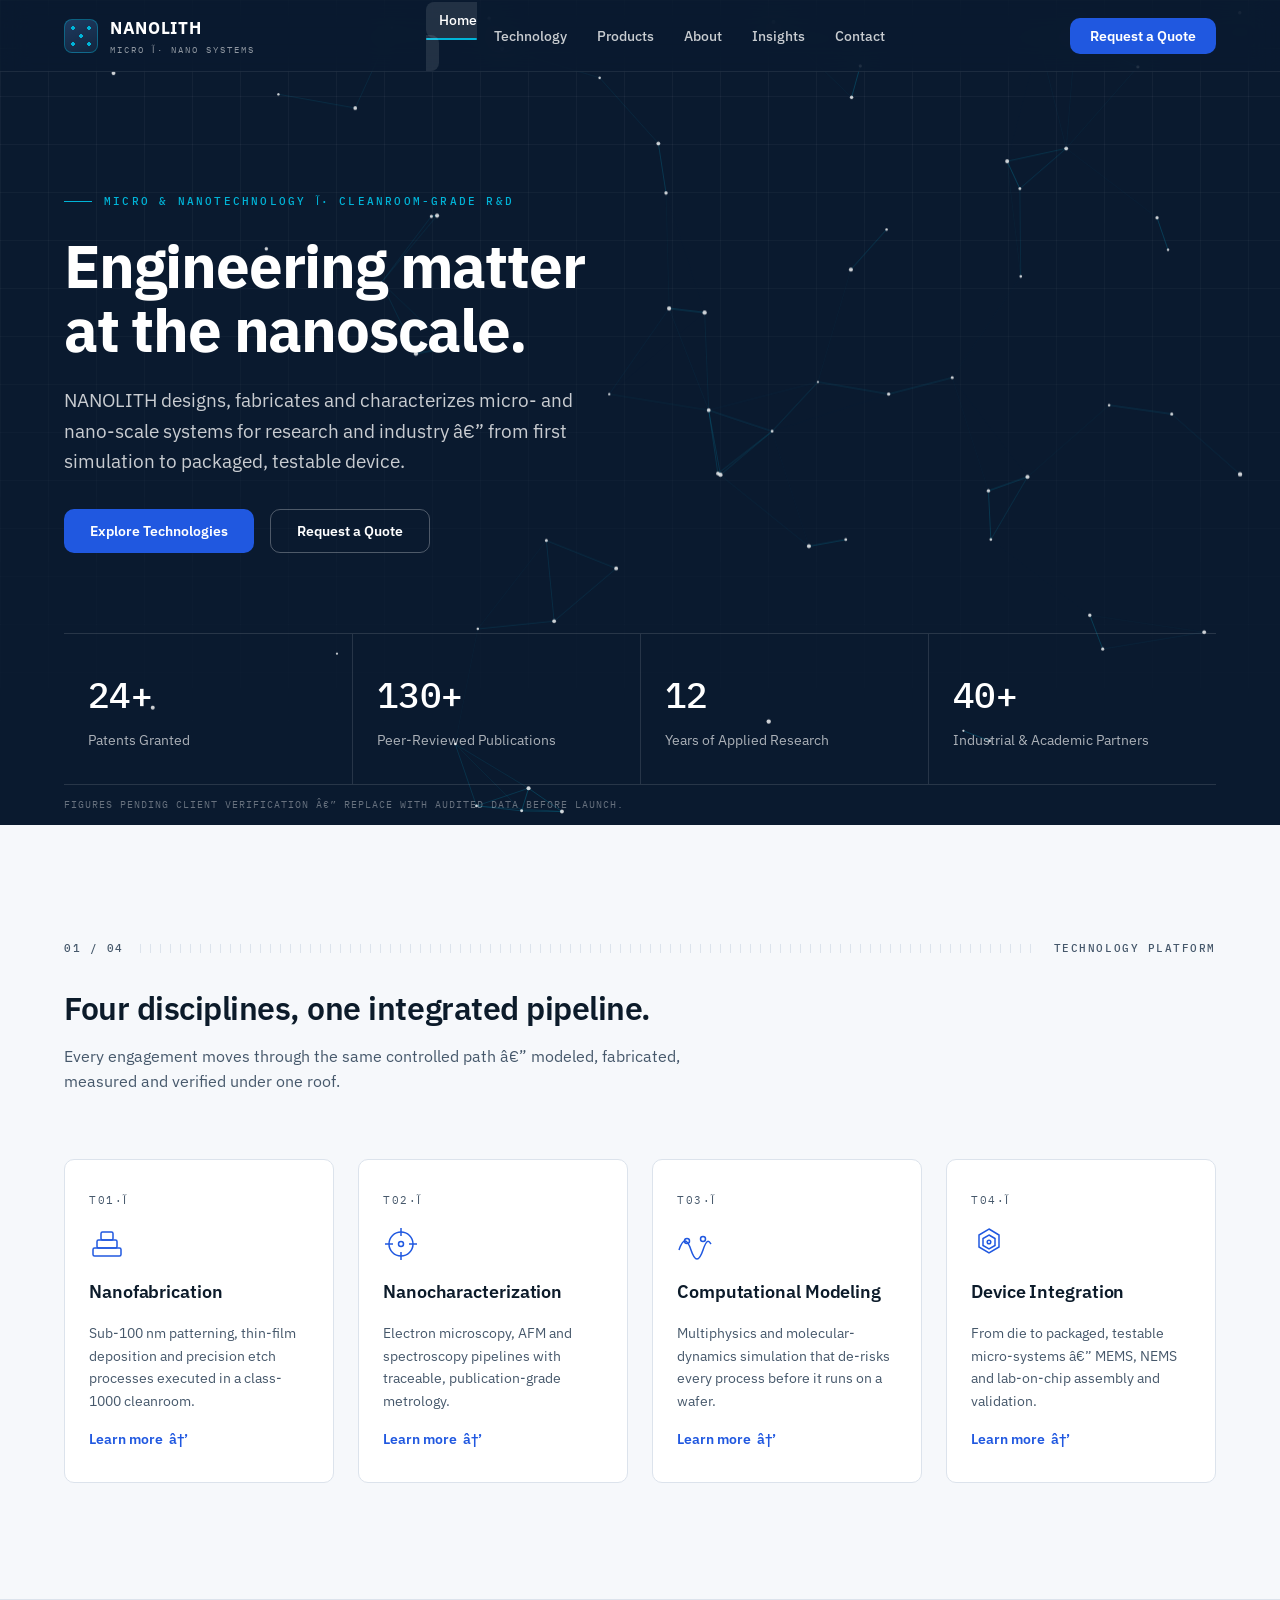
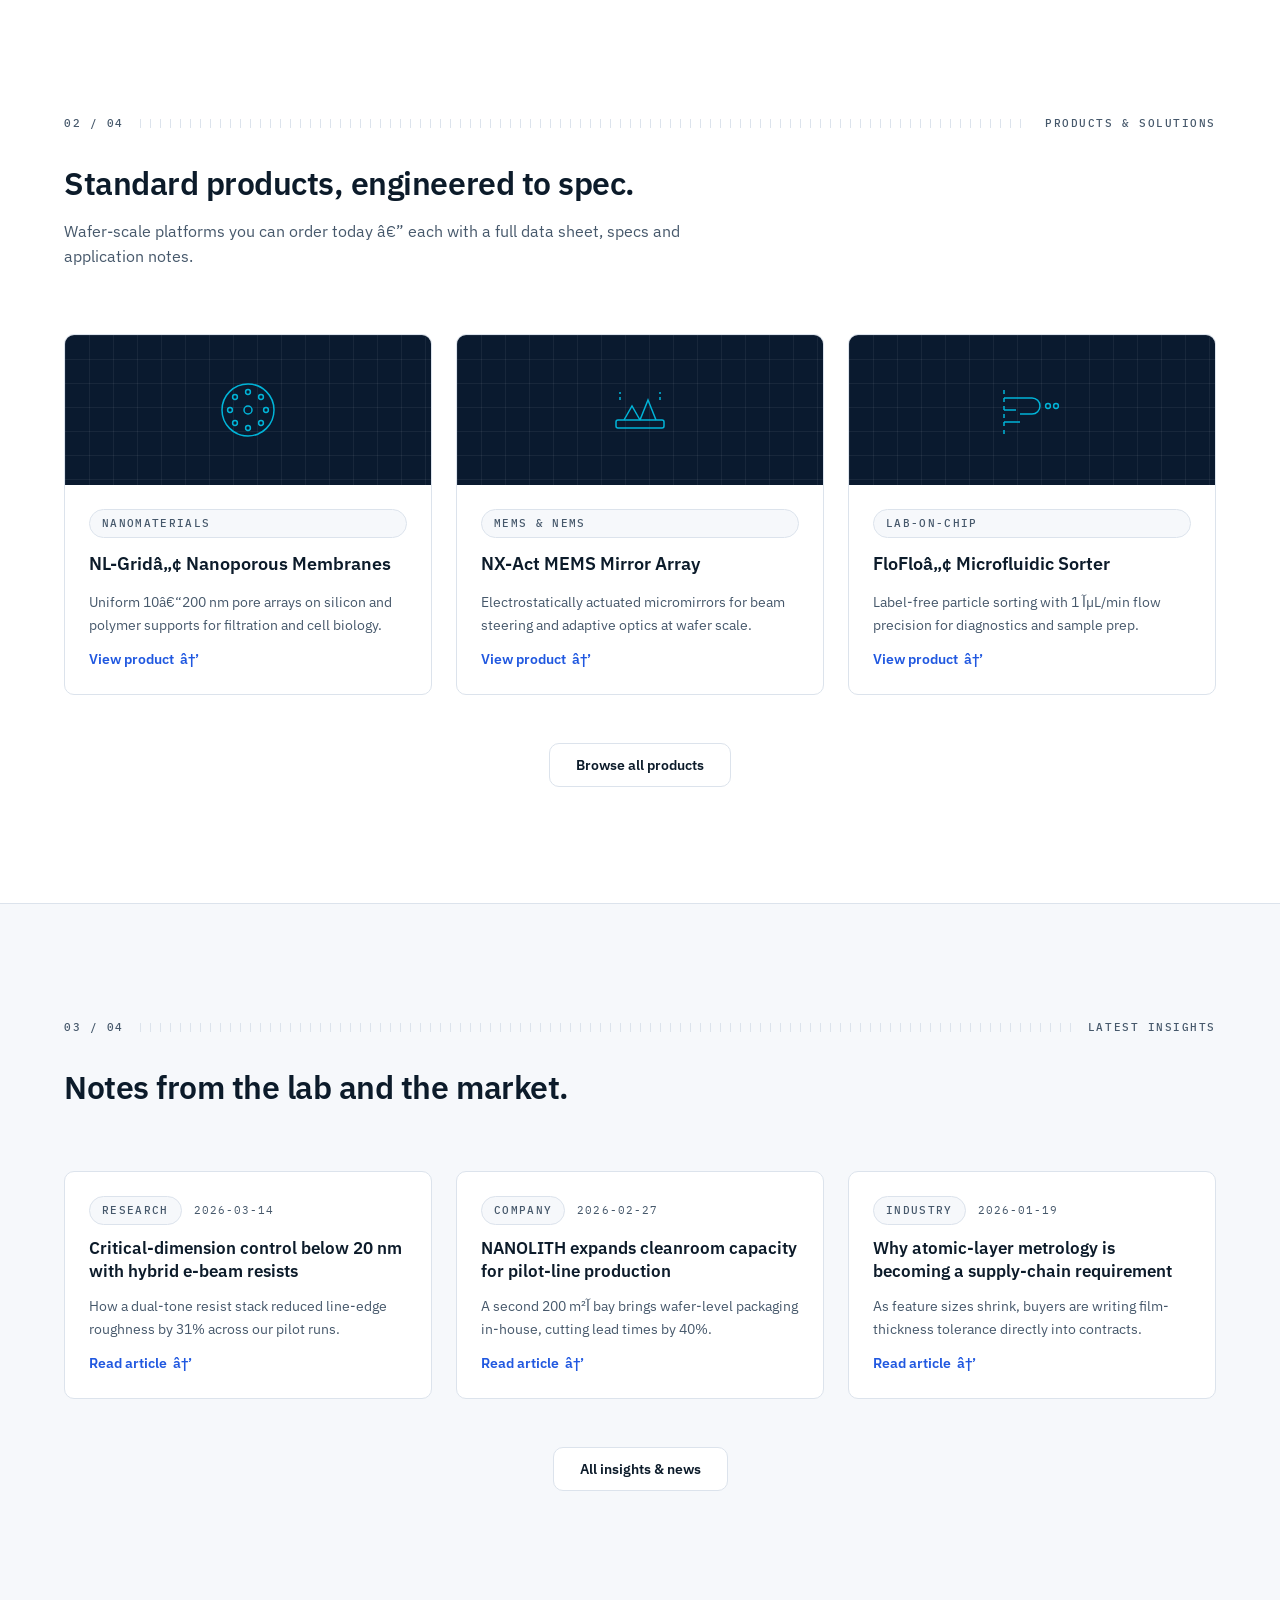
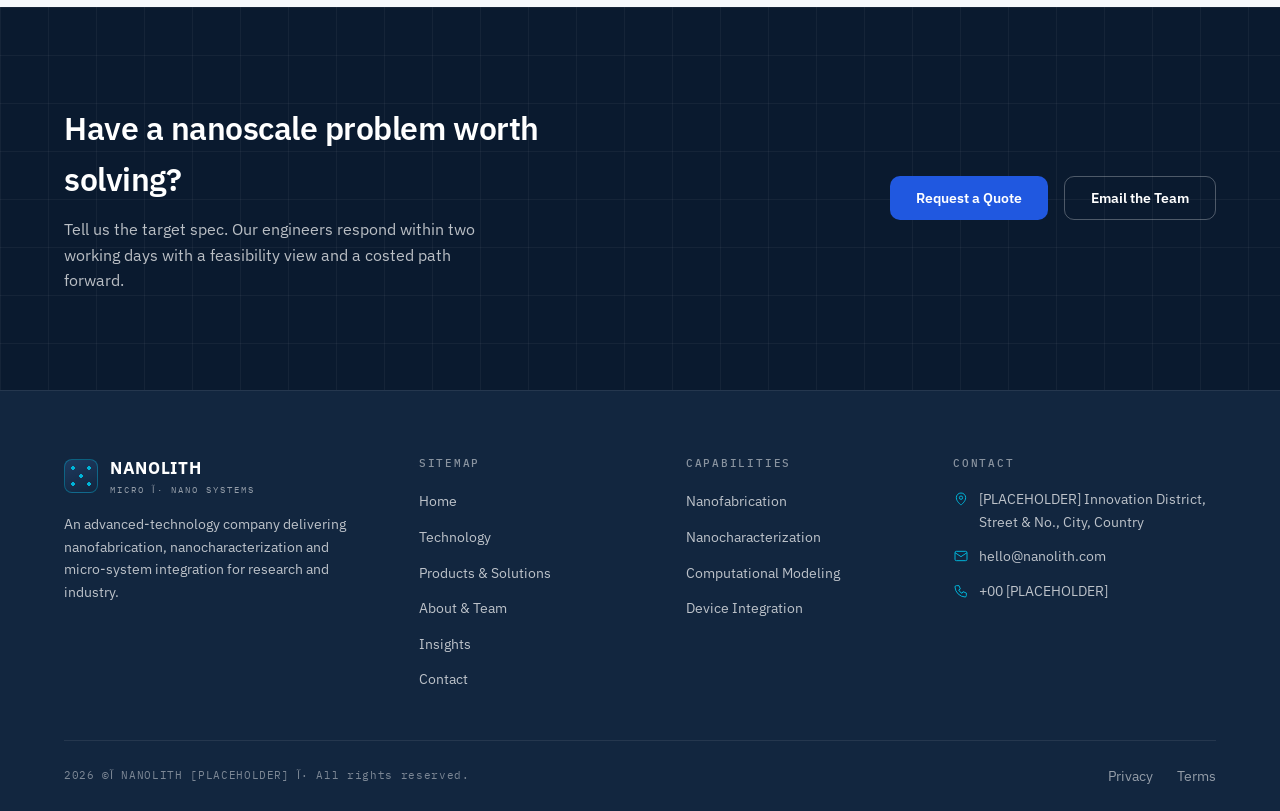
<file: index.html>
<!DOCTYPE html>
<html lang="en" dir="ltr">
<head>
  <meta charset="UTF-8" />
  <meta name="viewport" content="width=device-width, initial-scale=1.0" />
  <title>NANOLITH â€” Engineering Matter at the Nanoscale</title>
  <meta name="description" content="NANOLITH is a micro & nanotechnology company delivering nanofabrication, nanocharacterization and device integration for research and industry â€” from first simulation to packaged device." />
  <meta name="robots" content="index, follow" />
  <meta name="theme-color" content="#0A1A2F" />
  <link rel="canonical" href="https://www.nanolith.com/" /><!-- [PLACEHOLDER] canonical domain -->

  <!-- Open Graph -->
  <meta property="og:type" content="website" />
  <meta property="og:site_name" content="NANOLITH" />
  <meta property="og:title" content="NANOLITH â€” Engineering Matter at the Nanoscale" />
  <meta property="og:description" content="Micro & nanotechnology engineering: nanofabrication, nanocharacterization, computational modeling and device integration." />
  <meta property="og:url" content="https://www.nanolith.com/" /><!-- [PLACEHOLDER] -->

  <!-- Fonts: IBM Plex Sans (display+body) & IBM Plex Mono (technical labels) -->
  <link rel="preconnect" href="https://fonts.googleapis.com" />
  <link rel="preconnect" href="https://fonts.gstatic.com" crossorigin />
  <link href="https://fonts.googleapis.com/css2?family=IBM+Plex+Sans:wght@400;500;600;700&family=IBM+Plex+Mono:wght@400;500&display=swap" rel="stylesheet" />

  <!-- JSON-LD: Organization -->
  <script type="application/ld+json">
  {
    "@context": "https://schema.org",
    "@type": "Organization",
    "name": "NANOLITH",
    "description": "Micro & nanotechnology company providing nanofabrication, nanocharacterization and micro-system integration services.",
    "url": "https://www.nanolith.com/",
    "email": "hello@nanolith.com",
    "address": { "@type": "PostalAddress", "streetAddress": "[PLACEHOLDER â€” Street & No.]", "addressLocality": "[PLACEHOLDER â€” City]", "addressCountry": "[PLACEHOLDER â€” Country]" },
    "sameAs": []
  }
  </script>

  <style>
  /* ============================================================
     NANOLITH â€” Home page (self-contained; design system v1.0,
     "Blueprint Precision"). Other pages share nanolith.css â€”
     keep tokens in sync when editing either file.
     ============================================================ */

  /* ---------- Tokens ---------- */
  :root {
    --paper: #F6F8FB;
    --surface: #FFFFFF;
    --ink: #0C1B2A;
    --ink-2: #46586B;
    --line: #DCE3EC;
    --navy: #0A1A2F;
    --navy-2: #12263F;
    --action: #2058E0;
    --action-hover: #1A47B8;
    --signal: #00B4D8;
    --ok: #0E9F6E;
    --err: #D64545;
    --focus: #3F7BF2;

    --font-sans: "IBM Plex Sans", system-ui, -apple-system, "Segoe UI", sans-serif;
    --font-mono: "IBM Plex Mono", ui-monospace, "SFMono-Regular", monospace;

    --fs-display: clamp(2.75rem, 6vw, 3.75rem);
    --fs-h2: clamp(1.75rem, 3.5vw, 2rem);
    --fs-h3: 1.125rem;
    --fs-body: 1rem;
    --fs-small: 0.875rem;
    --fs-mono-xs: 0.6875rem;

    --sp-1: 4px;  --sp-2: 8px;  --sp-3: 12px; --sp-4: 16px;
    --sp-5: 24px; --sp-6: 32px; --sp-7: 48px; --sp-8: 64px;
    --sp-9: 96px; --sp-10: 128px;

    --r-card: 10px;
    --r-input: 6px;
    --r-pill: 999px;

    --shadow-1: 0 1px 2px rgba(12,27,42,.06), 0 8px 24px rgba(12,27,42,.07);
    --shadow-2: 0 2px 4px rgba(12,27,42,.08), 0 16px 40px rgba(12,27,42,.12);

    --dur: 240ms;
    --ease: cubic-bezier(.22, .61, .36, 1);

    --section-y: clamp(64px, 9vw, 128px);
    --nav-h: 72px;
  }

  /* ---------- Reset & base ---------- */
  *, *::before, *::after { box-sizing: border-box; margin: 0; padding: 0; }
  html { scroll-behavior: smooth; }
  body {
    font-family: var(--font-sans);
    font-size: var(--fs-body);
    line-height: 1.6;
    color: var(--ink);
    background: var(--paper);
    -webkit-font-smoothing: antialiased;
    text-rendering: optimizeLegibility;
  }
  img, svg, canvas { display: block; max-width: 100%; }
  a { color: inherit; text-decoration: none; }
  ul, ol { list-style: none; }
  button { font: inherit; border: 0; background: none; cursor: pointer; color: inherit; }
  :focus-visible { outline: 2px solid var(--focus); outline-offset: 3px; border-radius: 4px; }

  .skip-link {
    position: absolute; top: -48px; left: 16px; z-index: 200;
    background: var(--action); color: #fff; padding: 10px 16px;
    border-radius: var(--r-input); font-weight: 600; transition: top var(--dur) var(--ease);
  }
  .skip-link:focus { top: 12px; }

  .container { width: 100%; max-width: 1200px; margin-inline: auto; padding-inline: clamp(20px, 4vw, 24px); }

  /* ---------- Section rule (calibration signature) ---------- */
  .sec-rule { display: flex; align-items: center; gap: var(--sp-4); margin-bottom: var(--sp-6); }
  .sec-index, .sec-label {
    font-family: var(--font-mono); font-size: var(--fs-mono-xs);
    font-weight: 500; letter-spacing: .14em; text-transform: uppercase;
    color: var(--ink-2); white-space: nowrap;
  }
  .sec-ticks { flex: 1; height: 9px; min-width: 24px; background: repeating-linear-gradient(90deg, var(--line) 0 1px, transparent 1px 10px); }
  .on-dark .sec-index, .on-dark .sec-label { color: rgba(255,255,255,.66); }
  .on-dark .sec-ticks { background: repeating-linear-gradient(90deg, rgba(255,255,255,.18) 0 1px, transparent 1px 10px); }

  /* ---------- Buttons & pills ---------- */
  .btn {
    display: inline-flex; align-items: center; justify-content: center; gap: var(--sp-2);
    padding: 14px 26px; border-radius: var(--r-card);
    font-weight: 600; font-size: var(--fs-small); line-height: 1;
    transition: background var(--dur) var(--ease), transform var(--dur) var(--ease),
                border-color var(--dur) var(--ease), box-shadow var(--dur) var(--ease);
  }
  .btn-primary { background: var(--action); color: #fff; }
  .btn-primary:hover { background: var(--action-hover); transform: translateY(-1px); box-shadow: var(--shadow-1); }
  .btn-primary:active { transform: translateY(0); }
  .btn-ghost { border: 1px solid rgba(255,255,255,.28); color: #fff; }
  .btn-ghost:hover { border-color: rgba(255,255,255,.6); background: rgba(255,255,255,.06); }
  .btn-outline { border: 1px solid var(--line); color: var(--ink); background: var(--surface); }
  .btn-outline:hover { border-color: var(--ink-2); transform: translateY(-1px); }
  .text-link { font-weight: 600; font-size: var(--fs-small); color: var(--action); display: inline-flex; align-items: center; gap: 6px; transition: gap var(--dur) var(--ease); }
  .text-link:hover { gap: 10px; }
  .on-dark .text-link { color: var(--signal); }
  .pill {
    display: inline-flex; align-items: center;
    font-family: var(--font-mono); font-size: var(--fs-mono-xs);
    letter-spacing: .12em; text-transform: uppercase; font-weight: 500;
    padding: 5px 12px; border-radius: var(--r-pill);
    border: 1px solid var(--line); color: var(--ink-2); background: var(--paper);
  }

  /* ============================================================
     NAVBAR
     ============================================================ */
  .nav {
    position: fixed; inset-inline: 0; top: 0; z-index: 100;
    height: var(--nav-h);
    background: rgba(10, 26, 47, .66);
    -webkit-backdrop-filter: blur(14px); backdrop-filter: blur(14px);
    border-bottom: 1px solid rgba(255,255,255,.08);
    transition: background var(--dur) var(--ease), border-color var(--dur) var(--ease);
  }
  .nav.is-scrolled { background: rgba(10, 26, 47, .92); border-bottom-color: rgba(255,255,255,.12); }
  .nav-inner { height: var(--nav-h); display: flex; align-items: center; justify-content: space-between; gap: var(--sp-5); }

  .brand { display: inline-flex; align-items: center; gap: 12px; color: #fff; }
  .brand-mark {
    width: 34px; height: 34px; border-radius: 8px; flex: none;
    background:
      radial-gradient(circle at 25% 25%, var(--signal) 1.6px, transparent 2px),
      radial-gradient(circle at 75% 25%, var(--signal) 1.6px, transparent 2px),
      radial-gradient(circle at 25% 75%, var(--signal) 1.6px, transparent 2px),
      radial-gradient(circle at 75% 75%, var(--signal) 1.6px, transparent 2px),
      radial-gradient(circle at 50% 50%, var(--signal) 1.6px, transparent 2px),
      linear-gradient(160deg, #1E3A5F, var(--navy-2));
    border: 1px solid rgba(0,180,216,.4);
  }
  .brand-name { font-weight: 700; font-size: 1.0625rem; letter-spacing: .04em; }
  .brand-sub { display: block; font-family: var(--font-mono); font-size: 9px; letter-spacing: .22em; text-transform: uppercase; color: rgba(255,255,255,.55); margin-top: 1px; }

  .nav-links { display: flex; align-items: center; gap: var(--sp-1); }
  .nav-links a {
    padding: 9px 13px; border-radius: 8px; color: rgba(255,255,255,.78);
    font-size: var(--fs-small); font-weight: 500;
    transition: color var(--dur) var(--ease), background var(--dur) var(--ease);
  }
  .nav-links a:hover { color: #fff; background: rgba(255,255,255,.07); }
  .nav-links a[aria-current="page"] { color: #fff; background: rgba(255,255,255,.1); }
  .nav-links a[aria-current="page"]::after { content: ""; display: block; height: 2px; margin-top: 5px; background: var(--signal); border-radius: 2px; }

  .nav-cta { display: inline-flex; }
  .nav .btn { padding: 11px 20px; }

  .nav-toggle { display: none; width: 44px; height: 44px; border-radius: 8px; position: relative; }
  .nav-toggle span {
    position: absolute; left: 12px; right: 12px; height: 2px; border-radius: 2px;
    background: #fff; transition: transform var(--dur) var(--ease), opacity var(--dur) var(--ease);
  }
  .nav-toggle span:nth-child(1) { top: 15px; }
  .nav-toggle span:nth-child(2) { top: 21px; }
  .nav-toggle span:nth-child(3) { top: 27px; }
  .nav.is-open .nav-toggle span:nth-child(1) { transform: translateY(6px) rotate(45deg); }
  .nav.is-open .nav-toggle span:nth-child(2) { opacity: 0; }
  .nav.is-open .nav-toggle span:nth-child(3) { transform: translateY(-6px) rotate(-45deg); }

  .nav-panel { display: none; }

  /* ============================================================
     HERO
     ============================================================ */
  .hero {
    position: relative; overflow: hidden;
    background: var(--navy); color: #fff;
    padding-top: calc(var(--nav-h) + clamp(56px, 10vw, 112px));
    padding-bottom: 0;
  }
  .hero::before {
    content: ""; position: absolute; inset: 0; pointer-events: none;
    background-image:
      linear-gradient(rgba(255,255,255,.05) 1px, transparent 1px),
      linear-gradient(90deg, rgba(255,255,255,.05) 1px, transparent 1px);
    background-size: 48px 48px;
    mask-image: linear-gradient(180deg, rgba(0,0,0,.9), rgba(0,0,0,.35) 60%, transparent 95%);
    -webkit-mask-image: linear-gradient(180deg, rgba(0,0,0,.9), rgba(0,0,0,.35) 60%, transparent 95%);
  }
  #lattice { position: absolute; inset: 0; width: 100%; height: 100%; pointer-events: none; }
  .hero-inner { position: relative; z-index: 1; }
  .hero-content { max-width: 720px; padding-bottom: clamp(48px, 7vw, 80px); }
  .hero-eyebrow {
    font-family: var(--font-mono); font-size: var(--fs-mono-xs); font-weight: 500;
    letter-spacing: .2em; text-transform: uppercase; color: var(--signal);
    display: inline-flex; align-items: center; gap: 12px; margin-bottom: var(--sp-5);
  }
  .hero-eyebrow::before { content: ""; width: 28px; height: 1px; background: var(--signal); }
  .hero h1 {
    font-size: var(--fs-display); font-weight: 700; line-height: 1.06;
    letter-spacing: -0.02em; margin-bottom: var(--sp-5); text-wrap: balance;
  }
  .hero-sub { font-size: clamp(1.0625rem, 2vw, 1.1875rem); color: rgba(255,255,255,.78); max-width: 560px; margin-bottom: var(--sp-6); }
  .hero-ctas { display: flex; flex-wrap: wrap; gap: var(--sp-4); }

  /* Trust strip â€” counters on the dark ground */
  .trust {
    position: relative; z-index: 1;
    border-top: 1px solid rgba(255,255,255,.12);
    display: grid; grid-template-columns: repeat(4, 1fr);
  }
  .trust-item { padding: var(--sp-6) var(--sp-5); border-inline-start: 1px solid rgba(255,255,255,.12); }
  .trust-item:first-child { border-inline-start: 0; }
  .stat-num {
    font-family: var(--font-mono); font-weight: 500; font-size: clamp(1.75rem, 3.4vw, 2.25rem);
    letter-spacing: -0.02em; color: #fff; display: block;
    font-variant-numeric: tabular-nums;
  }
  .stat-label { display: block; margin-top: 6px; font-size: var(--fs-small); color: rgba(255,255,255,.66); }
  .trust-note { position: relative; z-index: 1; border-top: 1px solid rgba(255,255,255,.12); padding: 12px 0; }
  .trust-note p { font-family: var(--font-mono); font-size: 10px; letter-spacing: .1em; text-transform: uppercase; color: rgba(255,255,255,.38); }

  /* ============================================================
     LIGHT SECTIONS
     ============================================================ */
  .section { padding-block: var(--section-y); background: var(--paper); }
  .section-head { max-width: 640px; margin-bottom: var(--sp-8); }
  .section-head h2 { font-size: var(--fs-h2); font-weight: 600; letter-spacing: -0.015em; line-height: 1.2; margin-bottom: var(--sp-4); text-wrap: balance; }
  .section-head p { color: var(--ink-2); }

  /* Technology cards */
  .grid-4 { display: grid; grid-template-columns: repeat(4, 1fr); gap: var(--sp-5); }
  .t-card {
    background: var(--surface); border: 1px solid var(--line); border-radius: var(--r-card);
    padding: var(--sp-6) var(--sp-5); display: flex; flex-direction: column; gap: var(--sp-4);
    transition: transform var(--dur) var(--ease), box-shadow var(--dur) var(--ease), border-color var(--dur) var(--ease);
  }
  .t-card:hover { transform: translateY(-3px); box-shadow: var(--shadow-2); border-color: #C9D4E2; }
  .t-card svg { width: 36px; height: 36px; stroke: var(--action); }
  .t-card h3 { font-size: var(--fs-h3); font-weight: 600; letter-spacing: -0.005em; }
  .t-card p { font-size: var(--fs-small); color: var(--ink-2); flex: 1; }
  .t-card .text-link { margin-top: auto; }
  .t-num { font-family: var(--font-mono); font-size: var(--fs-mono-xs); letter-spacing: .14em; color: var(--ink-2); }

  /* Products teaser */
  .grid-3 { display: grid; grid-template-columns: repeat(3, 1fr); gap: var(--sp-5); }
  .p-card {
    background: var(--surface); border: 1px solid var(--line); border-radius: var(--r-card);
    overflow: hidden; display: flex; flex-direction: column;
    transition: transform var(--dur) var(--ease), box-shadow var(--dur) var(--ease);
  }
  .p-card:hover { transform: translateY(-3px); box-shadow: var(--shadow-2); }
  .p-visual { height: 150px; position: relative; overflow: hidden; background: var(--navy); }
  .p-visual::before {
    content: ""; position: absolute; inset: 0;
    background-image:
      linear-gradient(rgba(255,255,255,.06) 1px, transparent 1px),
      linear-gradient(90deg, rgba(255,255,255,.06) 1px, transparent 1px);
    background-size: 24px 24px;
  }
  .p-visual svg { position: absolute; inset: 0; margin: auto; width: 72px; height: 72px; stroke: var(--signal); }
  .p-body { padding: var(--sp-5); display: flex; flex-direction: column; gap: var(--sp-3); flex: 1; }
  .p-body h3 { font-size: var(--fs-h3); font-weight: 600; }
  .p-body > p { font-size: var(--fs-small); color: var(--ink-2); flex: 1; }

  /* Insights teaser */
  .i-list { display: grid; grid-template-columns: repeat(3, 1fr); gap: var(--sp-5); }
  .i-card {
    background: var(--surface); border: 1px solid var(--line); border-radius: var(--r-card);
    padding: var(--sp-5); display: flex; flex-direction: column; gap: var(--sp-3);
    transition: transform var(--dur) var(--ease), box-shadow var(--dur) var(--ease);
  }
  .i-card:hover { transform: translateY(-3px); box-shadow: var(--shadow-2); }
  .i-meta { display: flex; align-items: center; gap: var(--sp-3); flex-wrap: wrap; }
  .i-date { font-family: var(--font-mono); font-size: var(--fs-mono-xs); letter-spacing: .1em; color: var(--ink-2); }
  .i-card h3 { font-size: 1.0625rem; font-weight: 600; line-height: 1.35; }
  .i-card p { font-size: var(--fs-small); color: var(--ink-2); flex: 1; }

  /* ============================================================
     CTA BAND & FOOTER (dark)
     ============================================================ */
  .cta-band { background: var(--navy); color: #fff; position: relative; overflow: hidden; }
  .cta-band::before {
    content: ""; position: absolute; inset: 0;
    background-image:
      linear-gradient(rgba(255,255,255,.045) 1px, transparent 1px),
      linear-gradient(90deg, rgba(255,255,255,.045) 1px, transparent 1px);
    background-size: 48px 48px;
  }
  .cta-inner { position: relative; display: flex; align-items: center; justify-content: space-between; gap: var(--sp-7); padding-block: clamp(56px, 8vw, 96px); }
  .cta-inner h2 { font-size: var(--fs-h2); font-weight: 600; letter-spacing: -0.015em; margin-bottom: var(--sp-3); max-width: 480px; }
  .cta-inner p { color: rgba(255,255,255,.72); max-width: 440px; }
  .cta-actions { display: flex; flex-wrap: wrap; gap: var(--sp-4); flex: none; }

  .footer { background: var(--navy-2); color: rgba(255,255,255,.72); border-top: 1px solid rgba(255,255,255,.08); }
  .footer-grid {
    display: grid; grid-template-columns: 1.4fr 1fr 1fr 1.2fr; gap: var(--sp-7);
    padding-block: var(--sp-8) var(--sp-7);
  }
  .footer .brand { margin-bottom: var(--sp-4); }
  .footer-blurb { font-size: var(--fs-small); max-width: 300px; }
  .footer h4 { font-family: var(--font-mono); font-size: var(--fs-mono-xs); font-weight: 500; letter-spacing: .16em; text-transform: uppercase; color: rgba(255,255,255,.5); margin-bottom: var(--sp-4); }
  .footer-links li + li { margin-top: 10px; }
  .footer-links a { font-size: var(--fs-small); transition: color var(--dur) var(--ease); }
  .footer-links a:hover { color: #fff; }
  .footer-contact li { font-size: var(--fs-small); display: flex; gap: 10px; }
  .footer-contact li + li { margin-top: 12px; }
  .footer-contact svg { width: 16px; height: 16px; stroke: var(--signal); flex: none; margin-top: 3px; }
  .footer-bottom {
    border-top: 1px solid rgba(255,255,255,.08); padding-block: var(--sp-5);
    display: flex; align-items: center; justify-content: space-between; gap: var(--sp-4); flex-wrap: wrap;
  }
  .footer-bottom p { font-family: var(--font-mono); font-size: 11px; letter-spacing: .06em; color: rgba(255,255,255,.45); }
  .footer-legal { display: flex; gap: var(--sp-5); }
  .footer-legal a { font-size: var(--fs-small); color: rgba(255,255,255,.55); }
  .footer-legal a:hover { color: #fff; }

  /* ---------- Reveal ---------- */
  .reveal { opacity: 0; transform: translateY(18px); transition: opacity 640ms var(--ease), transform 640ms var(--ease); }
  .reveal.is-in { opacity: 1; transform: none; }
  .reveal[data-delay="1"] { transition-delay: 80ms; }
  .reveal[data-delay="2"] { transition-delay: 160ms; }
  .reveal[data-delay="3"] { transition-delay: 240ms; }

  /* ---------- Responsive ---------- */
  @media (max-width: 1023px) {
    .grid-4 { grid-template-columns: repeat(2, 1fr); }
    .grid-3, .i-list { grid-template-columns: repeat(2, 1fr); }
    .footer-grid { grid-template-columns: 1fr 1fr; }
  }
  @media (max-width: 860px) {
    .nav-links, .nav-cta { display: none; }
    .nav-toggle { display: block; }
    .nav.is-open { background: rgba(10,26,47,.98); }
    .nav-panel {
      display: block; position: fixed; top: var(--nav-h); inset-inline: 0; z-index: 99;
      background: rgba(10,26,47,.98); border-bottom: 1px solid rgba(255,255,255,.1);
      padding: var(--sp-4) clamp(20px, 4vw, 24px) var(--sp-6);
      transform: translateY(-8px); opacity: 0; pointer-events: none;
      transition: transform var(--dur) var(--ease), opacity var(--dur) var(--ease);
    }
    .nav.is-open .nav-panel { transform: none; opacity: 1; pointer-events: auto; }
    .nav-panel a {
      display: block; padding: 14px 10px; color: rgba(255,255,255,.85);
      font-size: 1.0625rem; font-weight: 500; border-bottom: 1px solid rgba(255,255,255,.07);
    }
    .nav-panel a[aria-current="page"] { color: var(--signal); }
    .nav-panel .btn { margin-top: var(--sp-5); width: 100%; }
    .trust { grid-template-columns: repeat(2, 1fr); }
    .trust-item:nth-child(odd) { border-inline-start: 0; }
    .trust-item:nth-child(n+3) { border-top: 1px solid rgba(255,255,255,.12); }
    .cta-inner { flex-direction: column; align-items: flex-start; }
  }
  @media (max-width: 620px) {
    .grid-4, .grid-3, .i-list { grid-template-columns: 1fr; }
    .footer-grid { grid-template-columns: 1fr; gap: var(--sp-6); }
    .hero-ctas .btn { width: 100%; }
  }

  /* ---------- Reduced motion ---------- */
  @media (prefers-reduced-motion: reduce) {
    html { scroll-behavior: auto; }
    *, *::before, *::after { transition-duration: 1ms !important; animation-duration: 1ms !important; }
    .reveal { opacity: 1; transform: none; }
    .btn:hover, .t-card:hover, .p-card:hover, .i-card:hover { transform: none; }
  }
  </style>
</head>

<body>
  <a class="skip-link" href="#main">Skip to main content</a>

  <!-- ====== NAVBAR (static links â€” no hash routing) ====== -->
  <header class="nav" id="nav">
    <div class="container nav-inner">
      <a href="index.html" class="brand" aria-label="NANOLITH â€” home">
        <span class="brand-mark" aria-hidden="true"></span>
        <span>
          <span class="brand-name">NANOLITH</span><!-- [PLACEHOLDER] company name -->
          <span class="brand-sub">Micro آ· Nano Systems</span>
        </span>
      </a>

      <nav aria-label="Primary">
        <ul class="nav-links">
          <li><a href="index.html" aria-current="page">Home</a></li>
          <li><a href="technology.html">Technology</a></li>
          <li><a href="products.html">Products</a></li>
          <li><a href="about.html">About</a></li>
          <li><a href="insights.html">Insights</a></li>
          <li><a href="contact.html">Contact</a></li>
        </ul>
      </nav>

      <a href="contact.html" class="btn btn-primary nav-cta">Request a Quote</a>

      <button class="nav-toggle" id="navToggle" aria-expanded="false" aria-controls="navPanel" aria-label="Toggle navigation menu">
        <span></span><span></span><span></span>
      </button>
    </div>

    <!-- Mobile panel -->
    <div class="nav-panel" id="navPanel">
      <nav aria-label="Mobile">
        <ul>
          <li><a href="index.html" aria-current="page">Home</a></li>
          <li><a href="technology.html">Technology</a></li>
          <li><a href="products.html">Products</a></li>
          <li><a href="about.html">About</a></li>
          <li><a href="insights.html">Insights</a></li>
          <li><a href="contact.html">Contact</a></li>
        </ul>
      </nav>
      <a href="contact.html" class="btn btn-primary">Request a Quote</a>
    </div>
  </header>

  <main id="main">

    <!-- ====== HERO ====== -->
    <div class="hero on-dark">
      <canvas id="lattice" aria-hidden="true"></canvas>
      <div class="container hero-inner">
        <div class="hero-content">
          <p class="hero-eyebrow">Micro &amp; Nanotechnology آ· Cleanroom-Grade R&amp;D</p>
          <h1>Engineering matter at the nanoscale.</h1>
          <p class="hero-sub">NANOLITH designs, fabricates and characterizes micro- and nano-scale systems for research and industry â€” from first simulation to packaged, testable device.</p>
          <div class="hero-ctas">
            <a href="technology.html" class="btn btn-primary">Explore Technologies</a>
            <a href="contact.html" class="btn btn-ghost">Request a Quote</a>
          </div>
        </div>
      </div>

      <!-- Trust strip: animated counters -->
      <div class="container">
        <div class="trust" role="list" aria-label="Company track record">
          <div class="trust-item" role="listitem">
            <span class="stat-num" data-count="24" data-suffix="+">0</span>
            <span class="stat-label">Patents Granted</span>
          </div>
          <div class="trust-item" role="listitem">
            <span class="stat-num" data-count="130" data-suffix="+">0</span>
            <span class="stat-label">Peer-Reviewed Publications</span>
          </div>
          <div class="trust-item" role="listitem">
            <span class="stat-num" data-count="12">0</span>
            <span class="stat-label">Years of Applied Research</span>
          </div>
          <div class="trust-item" role="listitem">
            <span class="stat-num" data-count="40" data-suffix="+">0</span>
            <span class="stat-label">Industrial &amp; Academic Partners</span>
          </div>
        </div>
        <div class="trust-note">
          <p>Figures pending client verification â€” replace with audited data before launch.</p>
        </div>
      </div>
    </div>

    <!-- ====== TECHNOLOGY PLATFORM CARDS ====== -->
    <section class="section" aria-labelledby="tech-title">
      <div class="container">
        <div class="sec-rule" aria-hidden="true">
          <span class="sec-index">01 / 04</span>
          <span class="sec-ticks"></span>
          <span class="sec-label">Technology Platform</span>
        </div>
        <div class="section-head reveal">
          <h2 id="tech-title">Four disciplines, one integrated pipeline.</h2>
          <p>Every engagement moves through the same controlled path â€” modeled, fabricated, measured and verified under one roof.</p>
        </div>

        <div class="grid-4">
          <article class="t-card reveal">
            <span class="t-num">Tآ·01</span>
            <svg viewBox="0 0 36 36" fill="none" stroke-width="1.5" aria-hidden="true">
              <rect x="4" y="22" width="28" height="8" rx="1.5"/><rect x="8" y="14" width="20" height="8" rx="1.5"/><rect x="12" y="6" width="12" height="8" rx="1.5"/>
            </svg>
            <h3>Nanofabrication</h3>
            <p>Sub-100&nbsp;nm patterning, thin-film deposition and precision etch processes executed in a class-1000 cleanroom.</p>
            <a href="technology.html" class="text-link">Learn more <span aria-hidden="true">â†’</span></a>
          </article>

          <article class="t-card reveal" data-delay="1">
            <span class="t-num">Tآ·02</span>
            <svg viewBox="0 0 36 36" fill="none" stroke-width="1.5" aria-hidden="true">
              <circle cx="18" cy="18" r="12"/><path d="M18 2v8M18 26v8M2 18h8M26 18h8"/><circle cx="18" cy="18" r="2.5"/>
            </svg>
            <h3>Nanocharacterization</h3>
            <p>Electron microscopy, AFM and spectroscopy pipelines with traceable, publication-grade metrology.</p>
            <a href="technology.html" class="text-link">Learn more <span aria-hidden="true">â†’</span></a>
          </article>

          <article class="t-card reveal" data-delay="2">
            <span class="t-num">Tآ·03</span>
            <svg viewBox="0 0 36 36" fill="none" stroke-width="1.5" aria-hidden="true">
              <path d="M2 24c4-12 8-12 12 0s8 12 12 0 6-9 8-6"/><circle cx="10" cy="15" r="2.5"/><circle cx="26" cy="13" r="2.5"/>
            </svg>
            <h3>Computational Modeling</h3>
            <p>Multiphysics and molecular-dynamics simulation that de-risks every process before it runs on a wafer.</p>
            <a href="technology.html" class="text-link">Learn more <span aria-hidden="true">â†’</span></a>
          </article>

          <article class="t-card reveal" data-delay="3">
            <span class="t-num">Tآ·04</span>
            <svg viewBox="0 0 36 36" fill="none" stroke-width="1.5" aria-hidden="true">
              <path d="M18 3l10 6v12l-10 6-10-6V9l10-6z"/><path d="M18 9l6 3.5v7L18 23l-6-3.5v-7L18 9z"/><circle cx="18" cy="16" r="1.8"/>
            </svg>
            <h3>Device Integration</h3>
            <p>From die to packaged, testable micro-systems â€” MEMS, NEMS and lab-on-chip assembly and validation.</p>
            <a href="technology.html" class="text-link">Learn more <span aria-hidden="true">â†’</span></a>
          </article>
        </div>
      </div>
    </section>

    <!-- ====== PRODUCTS TEASER ====== -->
    <section class="section" style="background: var(--surface); border-block: 1px solid var(--line);" aria-labelledby="prod-title">
      <div class="container">
        <div class="sec-rule" aria-hidden="true">
          <span class="sec-index">02 / 04</span>
          <span class="sec-ticks"></span>
          <span class="sec-label">Products &amp; Solutions</span>
        </div>
        <div class="section-head reveal">
          <h2 id="prod-title">Standard products, engineered to spec.</h2>
          <p>Wafer-scale platforms you can order today â€” each with a full data sheet, specs and application notes.</p>
        </div>

        <div class="grid-3">
          <article class="p-card reveal">
            <div class="p-visual" aria-hidden="true">
              <svg viewBox="0 0 72 72" fill="none" stroke-width="1.5">
                <circle cx="36" cy="36" r="26"/><circle cx="36" cy="36" r="4"/>
                <circle cx="36" cy="18" r="2.4"/><circle cx="36" cy="54" r="2.4"/>
                <circle cx="18" cy="36" r="2.4"/><circle cx="54" cy="36" r="2.4"/>
                <circle cx="23" cy="23" r="2.4"/><circle cx="49" cy="23" r="2.4"/>
                <circle cx="23" cy="49" r="2.4"/><circle cx="49" cy="49" r="2.4"/>
              </svg>
            </div>
            <div class="p-body">
              <span class="pill">Nanomaterials</span>
              <h3>NL-Gridâ„¢ Nanoporous Membranes</h3>
              <p>Uniform 10â€“200&nbsp;nm pore arrays on silicon and polymer supports for filtration and cell biology.</p>
              <a href="products.html" class="text-link">View product <span aria-hidden="true">â†’</span></a>
            </div>
          </article>

          <article class="p-card reveal" data-delay="1">
            <div class="p-visual" aria-hidden="true">
              <svg viewBox="0 0 72 72" fill="none" stroke-width="1.5">
                <rect x="12" y="46" width="48" height="8" rx="2"/>
                <path d="M20 46l8-14 8 14M36 46l8-20 8 20"/>
                <path d="M16 26v-8M56 26v-8" stroke-dasharray="3 3"/>
              </svg>
            </div>
            <div class="p-body">
              <span class="pill">MEMS &amp; NEMS</span>
              <h3>NX-Act MEMS Mirror Array</h3>
              <p>Electrostatically actuated micromirrors for beam steering and adaptive optics at wafer scale.</p>
              <a href="products.html" class="text-link">View product <span aria-hidden="true">â†’</span></a>
            </div>
          </article>

          <article class="p-card reveal" data-delay="2">
            <div class="p-visual" aria-hidden="true">
              <svg viewBox="0 0 72 72" fill="none" stroke-width="1.5">
                <path d="M8 24h28a8 8 0 018 8v0a8 8 0 01-8 8H24"/>
                <path d="M8 48h16M8 36h12"/>
                <circle cx="52" cy="32" r="2.4"/><circle cx="60" cy="32" r="2.4"/>
                <path d="M8 16v48" stroke-dasharray="4 4"/>
              </svg>
            </div>
            <div class="p-body">
              <span class="pill">Lab-on-Chip</span>
              <h3>FloFloâ„¢ Microfluidic Sorter</h3>
              <p>Label-free particle sorting with 1&nbsp;آµL/min flow precision for diagnostics and sample prep.</p>
              <a href="products.html" class="text-link">View product <span aria-hidden="true">â†’</span></a>
            </div>
          </article>
        </div>

        <div style="margin-top: var(--sp-7); text-align: center;" class="reveal">
          <a href="products.html" class="btn btn-outline">Browse all products</a>
        </div>
      </div>
    </section>

    <!-- ====== INSIGHTS TEASER (deep links into insights.html) ====== -->
    <section class="section" aria-labelledby="ins-title">
      <div class="container">
        <div class="sec-rule" aria-hidden="true">
          <span class="sec-index">03 / 04</span>
          <span class="sec-ticks"></span>
          <span class="sec-label">Latest Insights</span>
        </div>
        <div class="section-head reveal">
          <h2 id="ins-title">Notes from the lab and the market.</h2>
        </div>

        <div class="i-list">
          <article class="i-card reveal">
            <div class="i-meta"><span class="pill">Research</span><span class="i-date">2026-03-14</span></div><!-- [PLACEHOLDER] dates -->
            <h3>Critical-dimension control below 20&nbsp;nm with hybrid e-beam resists</h3>
            <p>How a dual-tone resist stack reduced line-edge roughness by 31% across our pilot runs.</p>
            <a href="insights.html?a=hybrid-resists" class="text-link">Read article <span aria-hidden="true">â†’</span></a>
          </article>

          <article class="i-card reveal" data-delay="1">
            <div class="i-meta"><span class="pill">Company</span><span class="i-date">2026-02-27</span></div>
            <h3>NANOLITH expands cleanroom capacity for pilot-line production</h3>
            <p>A second 200&nbsp;mآ² bay brings wafer-level packaging in-house, cutting lead times by 40%.</p>
            <a href="insights.html?a=cleanroom-expansion" class="text-link">Read article <span aria-hidden="true">â†’</span></a>
          </article>

          <article class="i-card reveal" data-delay="2">
            <div class="i-meta"><span class="pill">Industry</span><span class="i-date">2026-01-19</span></div>
            <h3>Why atomic-layer metrology is becoming a supply-chain requirement</h3>
            <p>As feature sizes shrink, buyers are writing film-thickness tolerance directly into contracts.</p>
            <a href="insights.html?a=atomic-metrology" class="text-link">Read article <span aria-hidden="true">â†’</span></a>
          </article>
        </div>

        <div style="margin-top: var(--sp-7); text-align: center;" class="reveal">
          <a href="insights.html" class="btn btn-outline">All insights &amp; news</a>
        </div>
      </div>
    </section>

    <!-- ====== FINAL CTA BAND ====== -->
    <section class="cta-band on-dark" aria-labelledby="cta-title">
      <div class="container cta-inner">
        <div class="reveal">
          <h2 id="cta-title">Have a nanoscale problem worth solving?</h2>
          <p>Tell us the target spec. Our engineers respond within two working days with a feasibility view and a costed path forward.</p>
        </div>
        <div class="cta-actions reveal" data-delay="1">
          <a href="contact.html" class="btn btn-primary">Request a Quote</a>
          <a href="mailto:hello@nanolith.com" class="btn btn-ghost">Email the Team</a>
        </div>
      </div>
    </section>
  </main>

  <!-- ====== FOOTER ====== -->
  <footer class="footer on-dark">
    <div class="container">
      <div class="footer-grid">
        <div>
          <a href="index.html" class="brand" aria-label="NANOLITH â€” home">
            <span class="brand-mark" aria-hidden="true"></span>
            <span>
              <span class="brand-name">NANOLITH</span><!-- [PLACEHOLDER] company name -->
              <span class="brand-sub">Micro آ· Nano Systems</span>
            </span>
          </a>
          <p class="footer-blurb">An advanced-technology company delivering nanofabrication, nanocharacterization and micro-system integration for research and industry.</p>
        </div>

        <nav aria-label="Footer â€” sitemap">
          <h4>Sitemap</h4>
          <ul class="footer-links">
            <li><a href="index.html">Home</a></li>
            <li><a href="technology.html">Technology</a></li>
            <li><a href="products.html">Products &amp; Solutions</a></li>
            <li><a href="about.html">About &amp; Team</a></li>
            <li><a href="insights.html">Insights</a></li>
            <li><a href="contact.html">Contact</a></li>
          </ul>
        </nav>

        <nav aria-label="Footer â€” capabilities">
          <h4>Capabilities</h4>
          <ul class="footer-links">
            <li><a href="technology.html">Nanofabrication</a></li>
            <li><a href="technology.html">Nanocharacterization</a></li>
            <li><a href="technology.html">Computational Modeling</a></li>
            <li><a href="technology.html">Device Integration</a></li>
          </ul>
        </nav>

        <div>
          <h4>Contact</h4>
          <ul class="footer-contact">
            <li>
              <svg viewBox="0 0 24 24" fill="none" stroke-width="1.5" aria-hidden="true"><path d="M12 21s7-5.1 7-11a7 7 0 10-14 0c0 5.9 7 11 7 11z"/><circle cx="12" cy="10" r="2.5"/></svg>
              <span>[PLACEHOLDER] Innovation District, Street &amp; No., City, Country</span>
            </li>
            <li>
              <svg viewBox="0 0 24 24" fill="none" stroke-width="1.5" aria-hidden="true"><rect x="3" y="5" width="18" height="14" rx="2"/><path d="M3 7l9 6 9-6"/></svg>
              <a href="mailto:hello@nanolith.com">hello@nanolith.com</a><!-- [PLACEHOLDER] -->
            </li>
            <li>
              <svg viewBox="0 0 24 24" fill="none" stroke-width="1.5" aria-hidden="true"><path d="M5 4h4l2 5-2.5 1.5a11 11 0 005 5L15 13l5 2v4a2 2 0 01-2 2A16 16 0 013 6a2 2 0 012-2z"/></svg>
              <span>+00 [PLACEHOLDER]</span>
            </li>
          </ul>
        </div>
      </div>

      <div class="footer-bottom">
        <p>آ© <span id="year">2026</span> NANOLITH [PLACEHOLDER] آ· All rights reserved.</p>
        <div class="footer-legal">
          <a href="index.html">Privacy</a>
          <a href="index.html">Terms</a>
        </div>
      </div>
    </div>
  </footer>

  <script>
  (function () {
    "use strict";

    var REDUCED = window.matchMedia("(prefers-reduced-motion: reduce)").matches;

    /* ---------- Navigation ---------- */
    var nav = document.getElementById("nav");
    var navToggle = document.getElementById("navToggle");

    function closeNav() {
      nav.classList.remove("is-open");
      navToggle.setAttribute("aria-expanded", "false");
    }
    navToggle.addEventListener("click", function () {
      var open = nav.classList.toggle("is-open");
      navToggle.setAttribute("aria-expanded", String(open));
    });
    document.getElementById("navPanel").addEventListener("click", function (e) {
      if (e.target.closest("a")) closeNav();
    });
    document.addEventListener("keydown", function (e) {
      if (e.key === "Escape" && nav.classList.contains("is-open")) { closeNav(); navToggle.focus(); }
    });
    function onScroll() { nav.classList.toggle("is-scrolled", window.scrollY > 8); }
    window.addEventListener("scroll", onScroll, { passive: true });

    /* ---------- Footer year ---------- */
    document.getElementById("year").textContent = new Date().getFullYear();

    /* ---------- Scroll reveals ---------- */
    var revealIO = null;
    if ("IntersectionObserver" in window && !REDUCED) {
      revealIO = new IntersectionObserver(function (entries) {
        entries.forEach(function (en) {
          if (en.isIntersecting) { en.target.classList.add("is-in"); revealIO.unobserve(en.target); }
        });
      }, { threshold: 0.15 });
    }
    document.querySelectorAll(".reveal").forEach(function (r) {
      if (revealIO) revealIO.observe(r);
      else r.classList.add("is-in");
    });

    /* ---------- Animated counters ---------- */
    (function () {
      var els = document.querySelectorAll("[data-count]");
      if (!els.length) return;
      if (REDUCED || !("IntersectionObserver" in window)) {
        els.forEach(function (el) {
          el.textContent = parseInt(el.dataset.count, 10).toLocaleString("en-US") + (el.dataset.suffix || "");
        });
        return;
      }
      var io = new IntersectionObserver(function (entries) {
        entries.forEach(function (en) {
          if (!en.isIntersecting) return;
          io.unobserve(en.target);
          animate(en.target);
        });
      }, { threshold: 0.4 });
      els.forEach(function (el) { io.observe(el); });

      function animate(el) {
        var target = parseInt(el.dataset.count, 10);
        var suffix = el.dataset.suffix || "";
        var t0 = null, DUR = 1400;
        function tick(t) {
          if (t0 === null) t0 = t;
          var p = Math.min((t - t0) / DUR, 1);
          var eased = 1 - Math.pow(1 - p, 3); // easeOutCubic
          el.textContent = Math.round(target * eased).toLocaleString("en-US") + (p === 1 ? suffix : "");
          if (p < 1) requestAnimationFrame(tick);
        }
        requestAnimationFrame(tick);
      }
    })();

    /* ---------- Hero lattice: GPU-light particle field ---------- */
    (function () {
      var canvas = document.getElementById("lattice");
      if (!canvas) return;
      var ctx = canvas.getContext("2d");
      var hero = canvas.parentElement;
      var dpr = Math.min(window.devicePixelRatio || 1, 2);
      var W = 0, H = 0, pts = [], raf = null, running = false;
      var mx = -9999, my = -9999;
      var LINK = 130;

      function seed() {
        var n = Math.max(36, Math.min(90, Math.round((W * H) / 16000)));
        pts = [];
        for (var i = 0; i < n; i++) {
          pts.push({
            x: Math.random() * W, y: Math.random() * H,
            vx: (Math.random() - 0.5) * 0.25, vy: (Math.random() - 0.5) * 0.25,
            r: Math.random() * 1.1 + 1.1
          });
        }
      }
      function size() {
        var rect = hero.getBoundingClientRect();
        W = rect.width; H = rect.height;
        canvas.width = W * dpr; canvas.height = H * dpr;
        ctx.setTransform(dpr, 0, 0, dpr, 0, 0);
        seed();
      }
      function draw() {
        ctx.clearRect(0, 0, W, H);
        for (var i = 0; i < pts.length; i++) {
          for (var j = i + 1; j < pts.length; j++) {
            var dx = pts[i].x - pts[j].x, dy = pts[i].y - pts[j].y;
            var d2 = dx * dx + dy * dy;
            if (d2 < LINK * LINK) {
              var a = (1 - Math.sqrt(d2) / LINK) * 0.32;
              ctx.strokeStyle = "rgba(0,180,216," + a.toFixed(3) + ")";
              ctx.lineWidth = 1;
              ctx.beginPath(); ctx.moveTo(pts[i].x, pts[i].y); ctx.lineTo(pts[j].x, pts[j].y); ctx.stroke();
            }
          }
        }
        for (var k = 0; k < pts.length; k++) {
          ctx.fillStyle = "rgba(255,255,255,0.8)";
          ctx.beginPath(); ctx.arc(pts[k].x, pts[k].y, pts[k].r, 0, Math.PI * 2); ctx.fill();
        }
        if (mx > -999) {
          ctx.strokeStyle = "rgba(0,180,216,0.5)";
          ctx.beginPath(); ctx.arc(mx, my, 14, 0, Math.PI * 2); ctx.stroke();
        }
      }
      function step() {
        for (var i = 0; i < pts.length; i++) {
          var p = pts[i];
          if (mx > -999) {
            var dx = mx - p.x, dy = my - p.y, d = Math.sqrt(dx * dx + dy * dy);
            if (d < 180 && d > 1) { p.vx += (dx / d) * 0.012; p.vy += (dy / d) * 0.012; }
          }
          p.vx = Math.max(-0.6, Math.min(0.6, p.vx));
          p.vy = Math.max(-0.6, Math.min(0.6, p.vy));
          p.x += p.vx; p.y += p.vy;
          if (p.x < -12) p.x = W + 12; if (p.x > W + 12) p.x = -12;
          if (p.y < -12) p.y = H + 12; if (p.y > H + 12) p.y = -12;
        }
        draw();
        if (running) raf = requestAnimationFrame(step);
      }
      function start() { if (!running && !REDUCED) { running = true; raf = requestAnimationFrame(step); } }
      function stop() { running = false; if (raf) cancelAnimationFrame(raf); }

      size();
      if (REDUCED) { draw(); return; } // static lattice, no loop

      start();
      var rt = null;
      window.addEventListener("resize", function () { clearTimeout(rt); rt = setTimeout(size, 150); });
      hero.addEventListener("pointermove", function (e) {
        var rect = canvas.getBoundingClientRect();
        mx = e.clientX - rect.left; my = e.clientY - rect.top;
      });
      hero.addEventListener("pointerleave", function () { mx = -9999; my = -9999; });
      document.addEventListener("visibilitychange", function () {
        document.hidden ? stop() : start();
      });
    })();

    onScroll();
  })();
  </script>
</body>
</html>
</file>
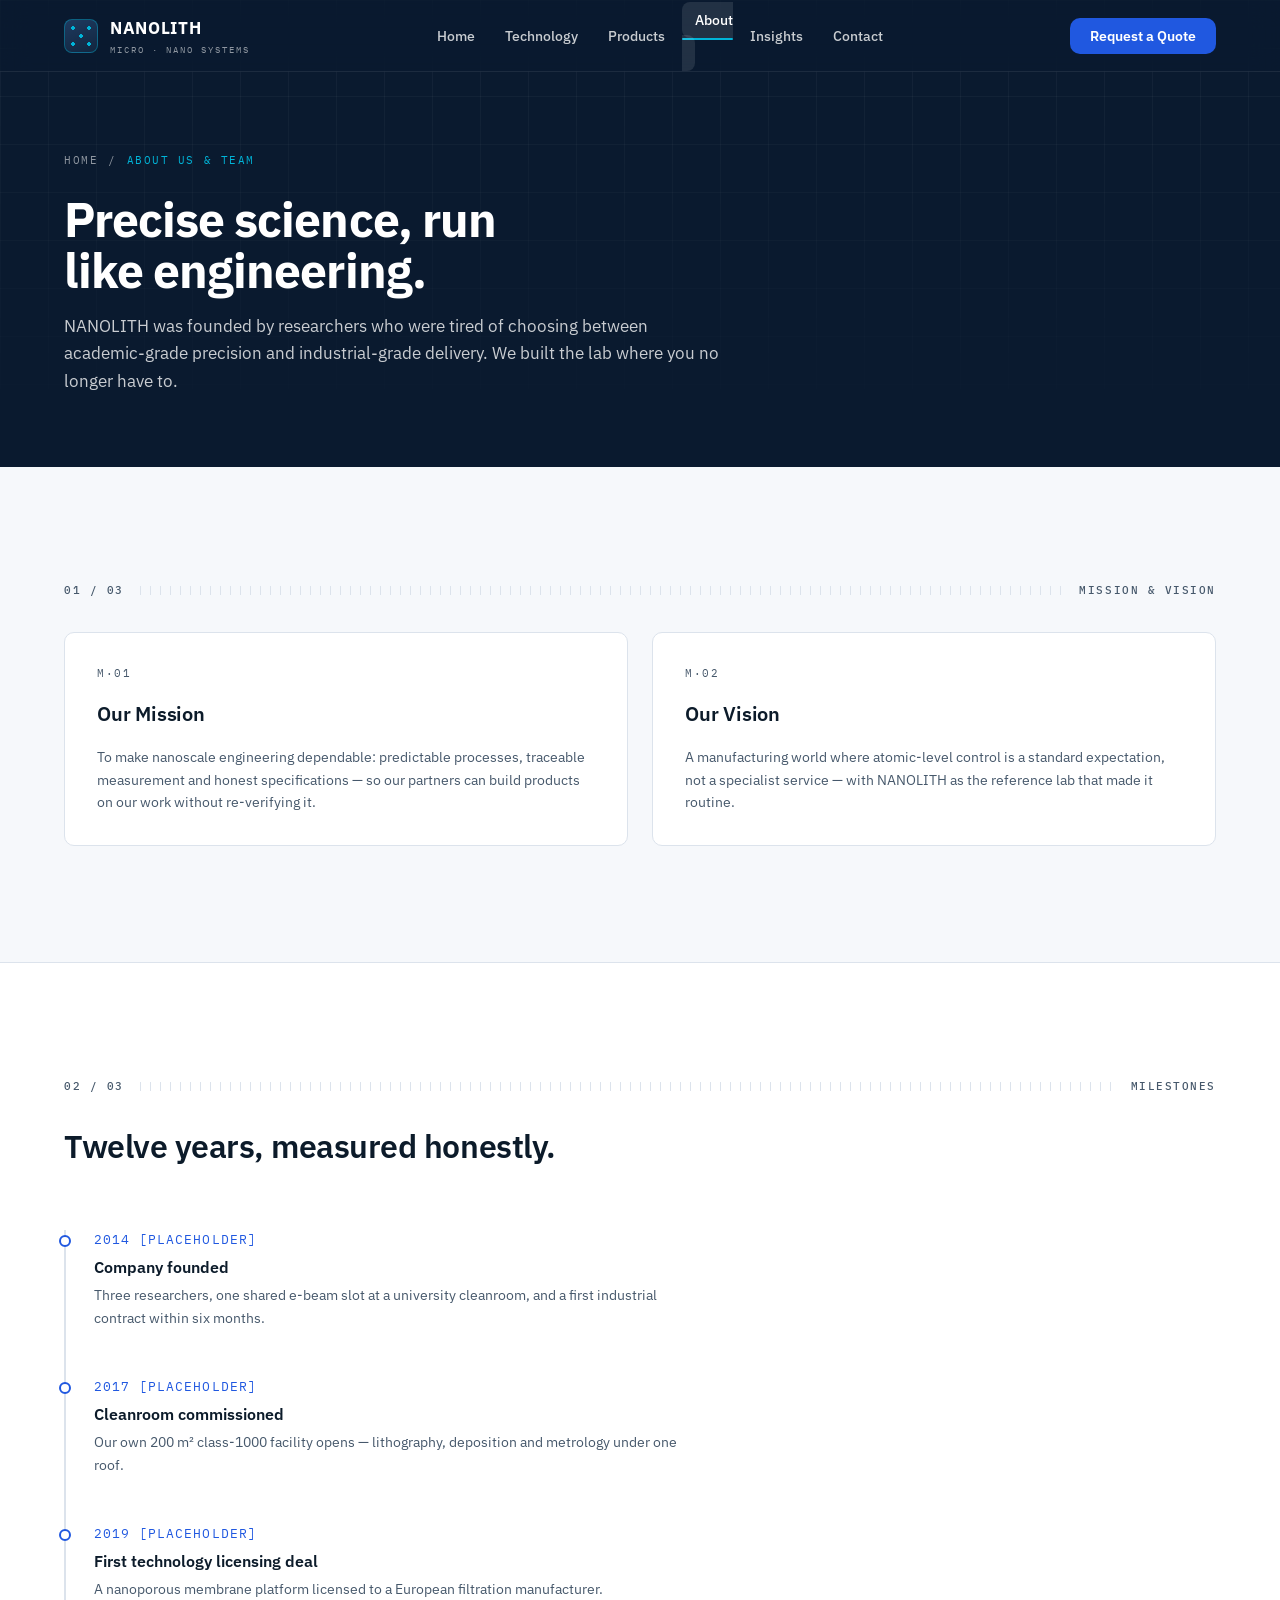
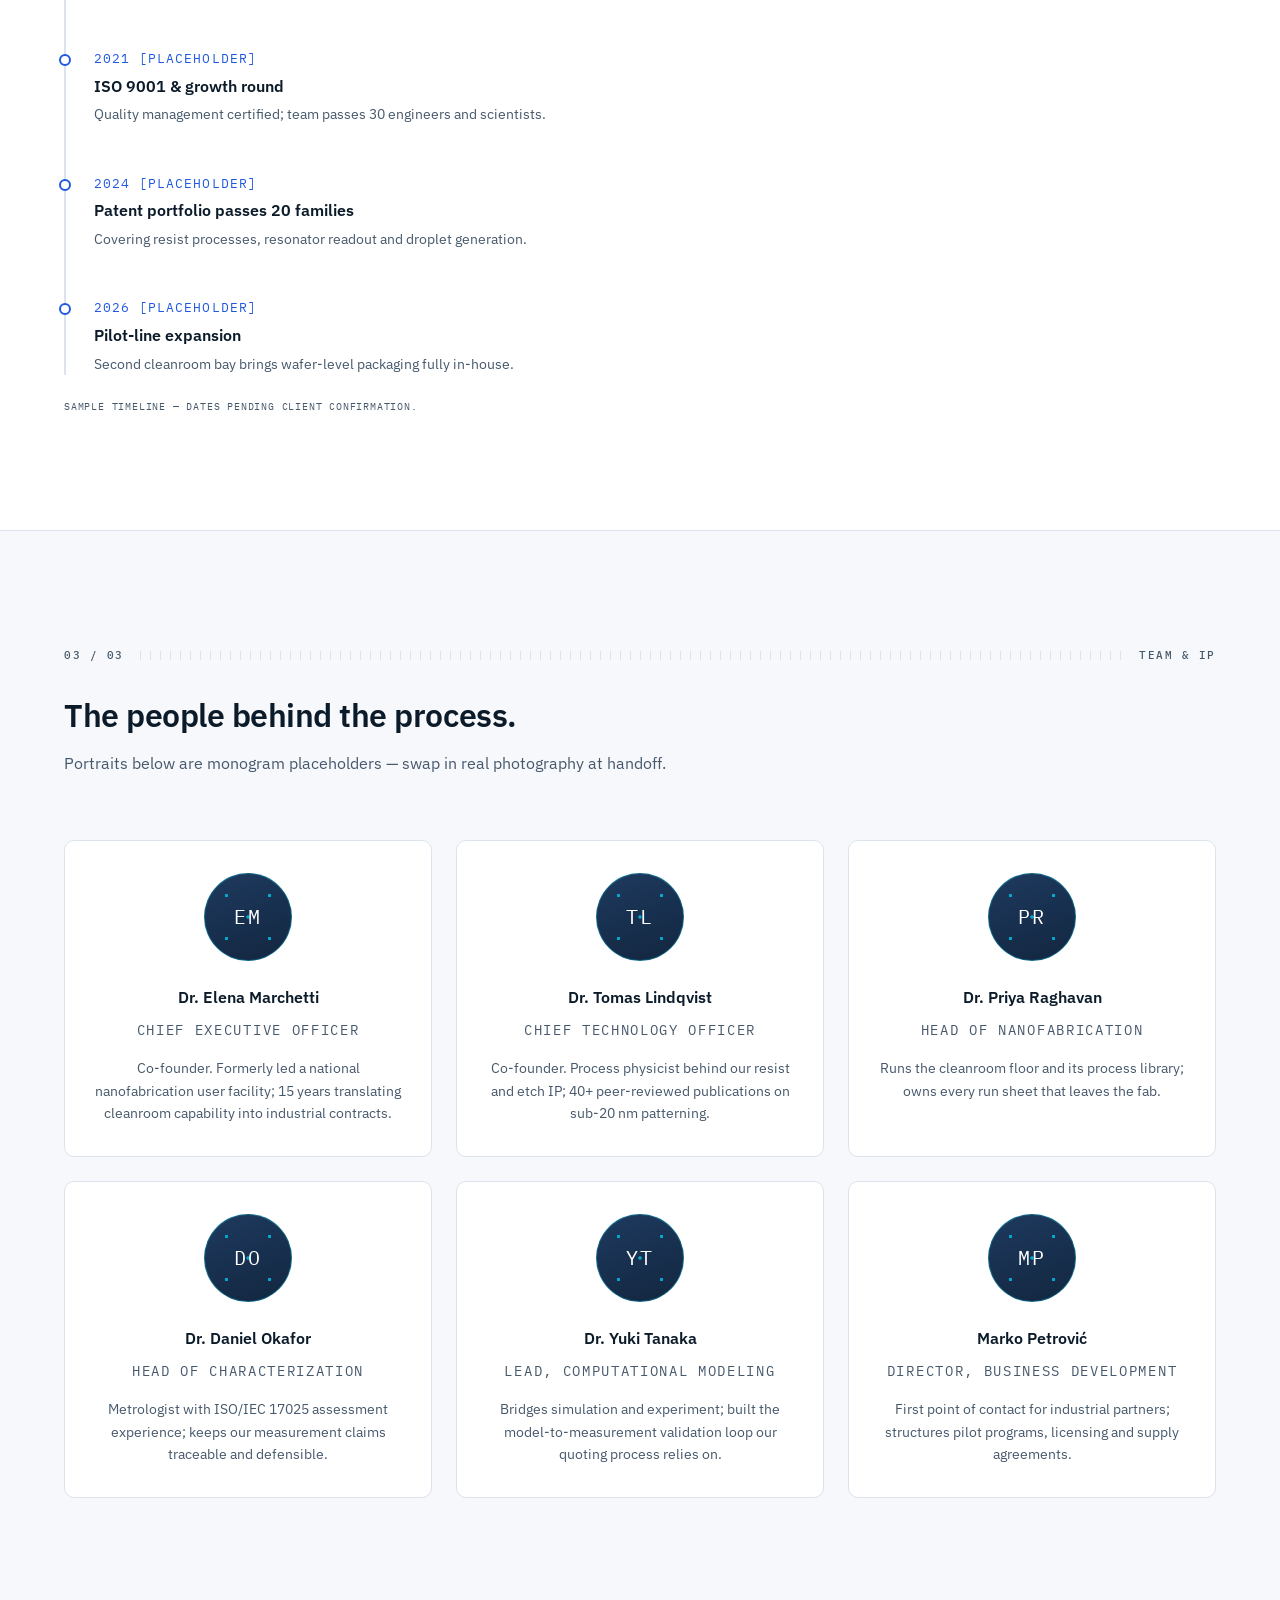
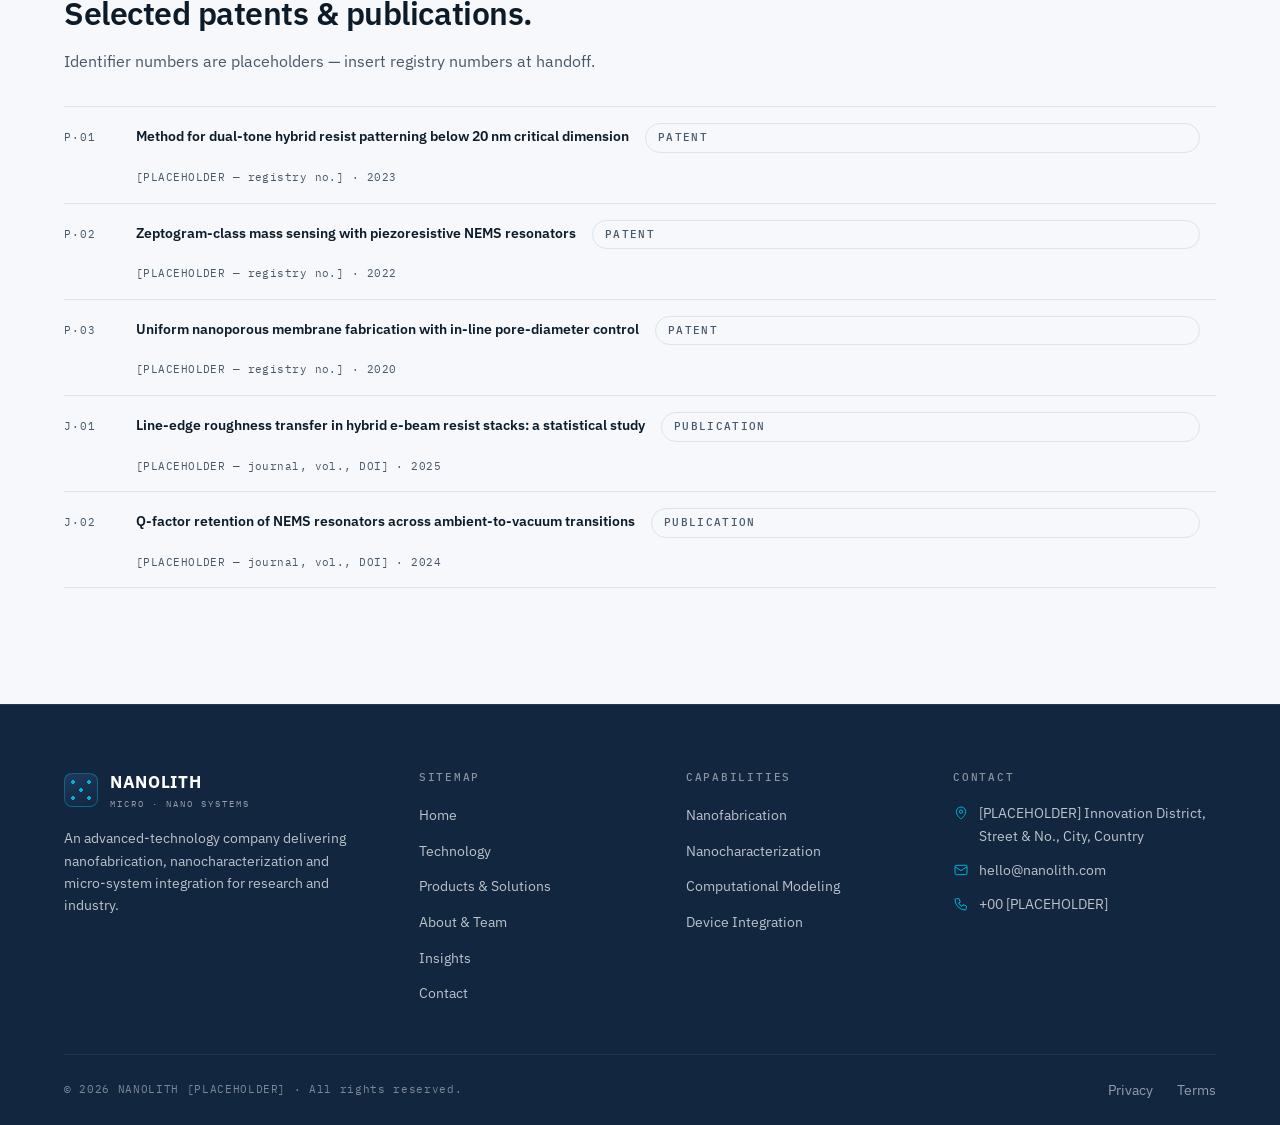
<file: about.html>
<!DOCTYPE html>
<html lang="en" dir="ltr">
<head>
  <meta charset="UTF-8" />
  <meta name="viewport" content="width=device-width, initial-scale=1.0" />
  <title>About Us &amp; Team — NANOLITH</title>
  <meta name="description" content="Meet NANOLITH: our mission, twelve years of milestones, the scientists and engineers behind the process, and our selected patents and publications." />
  <meta name="robots" content="index, follow" />
  <meta name="theme-color" content="#0A1A2F" />
  <link rel="canonical" href="https://www.nanolith.com/about.html" /><!-- [PLACEHOLDER] canonical domain -->
  <meta property="og:type" content="website" />
  <meta property="og:site_name" content="NANOLITH" />
  <meta property="og:title" content="About Us &amp; Team — NANOLITH" />
  <meta property="og:description" content="Precise science, run like engineering — mission, milestones, team and IP." />
  <meta property="og:url" content="https://www.nanolith.com/about.html" /><!-- [PLACEHOLDER] -->
  <link rel="preconnect" href="https://fonts.googleapis.com" />
  <link rel="preconnect" href="https://fonts.gstatic.com" crossorigin />
  <link href="https://fonts.googleapis.com/css2?family=IBM+Plex+Sans:wght@400;500;600;700&family=IBM+Plex+Mono:wght@400;500&display=swap" rel="stylesheet" />
  <link rel="stylesheet" href="nanolith.css" />
  <script type="application/ld+json">
  { "@context": "https://schema.org", "@type": "BreadcrumbList", "itemListElement": [
    { "@type": "ListItem", "position": 1, "name": "Home", "item": "https://www.nanolith.com/" },
    { "@type": "ListItem", "position": 2, "name": "About Us & Team", "item": "https://www.nanolith.com/about.html" } ] }
  </script>
</head>

<body>
  <a class="skip-link" href="#main">Skip to main content</a>

  <!-- ====== NAVBAR ====== -->
  <header class="nav" id="nav">
    <div class="container nav-inner">
      <a href="index.html" class="brand" aria-label="NANOLITH — home">
        <span class="brand-mark" aria-hidden="true"></span>
        <span>
          <span class="brand-name">NANOLITH</span><!-- [PLACEHOLDER] company name -->
          <span class="brand-sub">Micro · Nano Systems</span>
        </span>
      </a>
      <nav aria-label="Primary">
        <ul class="nav-links">
          <li><a href="index.html">Home</a></li>
          <li><a href="technology.html">Technology</a></li>
          <li><a href="products.html">Products</a></li>
          <li><a href="about.html" aria-current="page">About</a></li>
          <li><a href="insights.html">Insights</a></li>
          <li><a href="contact.html">Contact</a></li>
        </ul>
      </nav>
      <a href="contact.html" class="btn btn-primary nav-cta">Request a Quote</a>
      <button class="nav-toggle" id="navToggle" aria-expanded="false" aria-controls="navPanel" aria-label="Toggle navigation menu">
        <span></span><span></span><span></span>
      </button>
    </div>
    <div class="nav-panel" id="navPanel">
      <nav aria-label="Mobile">
        <ul>
          <li><a href="index.html">Home</a></li>
          <li><a href="technology.html">Technology</a></li>
          <li><a href="products.html">Products</a></li>
          <li><a href="about.html" aria-current="page">About</a></li>
          <li><a href="insights.html">Insights</a></li>
          <li><a href="contact.html">Contact</a></li>
        </ul>
      </nav>
      <a href="contact.html" class="btn btn-primary">Request a Quote</a>
    </div>
  </header>

  <main id="main">

    <!-- ====== PAGE HERO ====== -->
    <div class="page-hero on-dark">
      <div class="container page-hero-inner">
        <nav class="crumbs" aria-label="Breadcrumb">
          <a href="index.html">Home</a><span aria-hidden="true">/</span><span aria-current="page">About Us &amp; Team</span>
        </nav>
        <h1>Precise science, run like engineering.</h1>
        <p class="lead">NANOLITH was founded by researchers who were tired of choosing between academic-grade precision and industrial-grade delivery. We built the lab where you no longer have to.</p>
      </div>
    </div>

    <!-- ====== MISSION & VISION ====== -->
    <section class="section" aria-label="Mission and vision">
      <div class="container">
        <div class="sec-rule" aria-hidden="true">
          <span class="sec-index">01 / 03</span>
          <span class="sec-ticks"></span>
          <span class="sec-label">Mission &amp; Vision</span>
        </div>
        <div class="mv-grid">
          <article class="mv-card reveal">
            <span class="t-num">M·01</span>
            <h3>Our Mission</h3>
            <p>To make nanoscale engineering dependable: predictable processes, traceable measurement and honest specifications — so our partners can build products on our work without re-verifying it.</p>
          </article>
          <article class="mv-card reveal" data-delay="1">
            <span class="t-num">M·02</span>
            <h3>Our Vision</h3>
            <p>A manufacturing world where atomic-level control is a standard expectation, not a specialist service — with NANOLITH as the reference lab that made it routine.</p>
          </article>
        </div>
      </div>
    </section>

    <!-- ====== MILESTONES ====== -->
    <section class="section" style="background: var(--surface); border-block: 1px solid var(--line);" aria-labelledby="tl-title">
      <div class="container">
        <div class="sec-rule" aria-hidden="true">
          <span class="sec-index">02 / 03</span>
          <span class="sec-ticks"></span>
          <span class="sec-label">Milestones</span>
        </div>
        <div class="section-head reveal">
          <h2 id="tl-title">Twelve years, measured honestly.</h2>
        </div>

        <div class="timeline reveal">
          <div class="tl-item">
            <span class="tl-year">2014 [PLACEHOLDER]</span>
            <h3>Company founded</h3>
            <p>Three researchers, one shared e-beam slot at a university cleanroom, and a first industrial contract within six months.</p>
          </div>
          <div class="tl-item">
            <span class="tl-year">2017 [PLACEHOLDER]</span>
            <h3>Cleanroom commissioned</h3>
            <p>Our own 200&nbsp;m² class-1000 facility opens — lithography, deposition and metrology under one roof.</p>
          </div>
          <div class="tl-item">
            <span class="tl-year">2019 [PLACEHOLDER]</span>
            <h3>First technology licensing deal</h3>
            <p>A nanoporous membrane platform licensed to a European filtration manufacturer.</p>
          </div>
          <div class="tl-item">
            <span class="tl-year">2021 [PLACEHOLDER]</span>
            <h3>ISO 9001 &amp; growth round</h3>
            <p>Quality management certified; team passes 30 engineers and scientists.</p>
          </div>
          <div class="tl-item">
            <span class="tl-year">2024 [PLACEHOLDER]</span>
            <h3>Patent portfolio passes 20 families</h3>
            <p>Covering resist processes, resonator readout and droplet generation.</p>
          </div>
          <div class="tl-item">
            <span class="tl-year">2026 [PLACEHOLDER]</span>
            <h3>Pilot-line expansion</h3>
            <p>Second cleanroom bay brings wafer-level packaging fully in-house.</p>
          </div>
        </div>
        <p class="tl-note">Sample timeline — dates pending client confirmation.</p>
      </div>
    </section>

    <!-- ====== TEAM & IP ====== -->
    <section class="section" aria-labelledby="team-title">
      <div class="container">
        <div class="sec-rule" aria-hidden="true">
          <span class="sec-index">03 / 03</span>
          <span class="sec-ticks"></span>
          <span class="sec-label">Team &amp; IP</span>
        </div>
        <div class="section-head reveal">
          <h2 id="team-title">The people behind the process.</h2>
          <p>Portraits below are monogram placeholders — swap in real photography at handoff.</p>
        </div>

        <div class="team-grid">
          <!-- Replace .avatar markup with <img> portraits at handoff -->
          <article class="member reveal">
            <div class="avatar" aria-hidden="true">EM</div>
            <h3>Dr. Elena Marchetti</h3>
            <p class="member-role">Chief Executive Officer</p>
            <p>Co-founder. Formerly led a national nanofabrication user facility; 15 years translating cleanroom capability into industrial contracts.</p>
          </article>
          <article class="member reveal" data-delay="1">
            <div class="avatar" aria-hidden="true">TL</div>
            <h3>Dr. Tomas Lindqvist</h3>
            <p class="member-role">Chief Technology Officer</p>
            <p>Co-founder. Process physicist behind our resist and etch IP; 40+ peer-reviewed publications on sub-20&nbsp;nm patterning.</p>
          </article>
          <article class="member reveal" data-delay="2">
            <div class="avatar" aria-hidden="true">PR</div>
            <h3>Dr. Priya Raghavan</h3>
            <p class="member-role">Head of Nanofabrication</p>
            <p>Runs the cleanroom floor and its process library; owns every run sheet that leaves the fab.</p>
          </article>
          <article class="member reveal">
            <div class="avatar" aria-hidden="true">DO</div>
            <h3>Dr. Daniel Okafor</h3>
            <p class="member-role">Head of Characterization</p>
            <p>Metrologist with ISO/IEC 17025 assessment experience; keeps our measurement claims traceable and defensible.</p>
          </article>
          <article class="member reveal" data-delay="1">
            <div class="avatar" aria-hidden="true">YT</div>
            <h3>Dr. Yuki Tanaka</h3>
            <p class="member-role">Lead, Computational Modeling</p>
            <p>Bridges simulation and experiment; built the model-to-measurement validation loop our quoting process relies on.</p>
          </article>
          <article class="member reveal" data-delay="2">
            <div class="avatar" aria-hidden="true">MP</div>
            <h3>Marko Petrović</h3>
            <p class="member-role">Director, Business Development</p>
            <p>First point of contact for industrial partners; structures pilot programs, licensing and supply agreements.</p>
          </article>
        </div>

        <!-- Patents & publications -->
        <div style="margin-top: var(--sp-9);">
          <div class="section-head reveal" style="margin-bottom: var(--sp-6);">
            <h2>Selected patents &amp; publications.</h2>
            <p>Identifier numbers are placeholders — insert registry numbers at handoff.</p>
          </div>
          <div class="pub-list reveal">
            <div class="pub-row">
              <span class="pub-idx">P·01</span>
              <span class="pub-title">Method for dual-tone hybrid resist patterning below 20&nbsp;nm critical dimension</span>
              <span class="pill">Patent</span>
              <span class="pub-meta">[PLACEHOLDER — registry no.] · 2023</span>
            </div>
            <div class="pub-row">
              <span class="pub-idx">P·02</span>
              <span class="pub-title">Zeptogram-class mass sensing with piezoresistive NEMS resonators</span>
              <span class="pill">Patent</span>
              <span class="pub-meta">[PLACEHOLDER — registry no.] · 2022</span>
            </div>
            <div class="pub-row">
              <span class="pub-idx">P·03</span>
              <span class="pub-title">Uniform nanoporous membrane fabrication with in-line pore-diameter control</span>
              <span class="pill">Patent</span>
              <span class="pub-meta">[PLACEHOLDER — registry no.] · 2020</span>
            </div>
            <div class="pub-row">
              <span class="pub-idx">J·01</span>
              <span class="pub-title">Line-edge roughness transfer in hybrid e-beam resist stacks: a statistical study</span>
              <span class="pill">Publication</span>
              <span class="pub-meta">[PLACEHOLDER — journal, vol., DOI] · 2025</span>
            </div>
            <div class="pub-row">
              <span class="pub-idx">J·02</span>
              <span class="pub-title">Q-factor retention of NEMS resonators across ambient-to-vacuum transitions</span>
              <span class="pill">Publication</span>
              <span class="pub-meta">[PLACEHOLDER — journal, vol., DOI] · 2024</span>
            </div>
          </div>
        </div>
      </div>
    </section>
  </main>

  <!-- ====== FOOTER ====== -->
  <footer class="footer on-dark">
    <div class="container">
      <div class="footer-grid">
        <div>
          <a href="index.html" class="brand" aria-label="NANOLITH — home">
            <span class="brand-mark" aria-hidden="true"></span>
            <span>
              <span class="brand-name">NANOLITH</span><!-- [PLACEHOLDER] company name -->
              <span class="brand-sub">Micro · Nano Systems</span>
            </span>
          </a>
          <p class="footer-blurb">An advanced-technology company delivering nanofabrication, nanocharacterization and micro-system integration for research and industry.</p>
        </div>
        <nav aria-label="Footer — sitemap">
          <h4>Sitemap</h4>
          <ul class="footer-links">
            <li><a href="index.html">Home</a></li>
            <li><a href="technology.html">Technology</a></li>
            <li><a href="products.html">Products &amp; Solutions</a></li>
            <li><a href="about.html">About &amp; Team</a></li>
            <li><a href="insights.html">Insights</a></li>
            <li><a href="contact.html">Contact</a></li>
          </ul>
        </nav>
        <nav aria-label="Footer — capabilities">
          <h4>Capabilities</h4>
          <ul class="footer-links">
            <li><a href="technology.html">Nanofabrication</a></li>
            <li><a href="technology.html">Nanocharacterization</a></li>
            <li><a href="technology.html">Computational Modeling</a></li>
            <li><a href="technology.html">Device Integration</a></li>
          </ul>
        </nav>
        <div>
          <h4>Contact</h4>
          <ul class="footer-contact">
            <li>
              <svg viewBox="0 0 24 24" fill="none" stroke-width="1.5" aria-hidden="true"><path d="M12 21s7-5.1 7-11a7 7 0 10-14 0c0 5.9 7 11 7 11z"/><circle cx="12" cy="10" r="2.5"/></svg>
              <span>[PLACEHOLDER] Innovation District, Street &amp; No., City, Country</span>
            </li>
            <li>
              <svg viewBox="0 0 24 24" fill="none" stroke-width="1.5" aria-hidden="true"><rect x="3" y="5" width="18" height="14" rx="2"/><path d="M3 7l9 6 9-6"/></svg>
              <a href="mailto:hello@nanolith.com">hello@nanolith.com</a><!-- [PLACEHOLDER] -->
            </li>
            <li>
              <svg viewBox="0 0 24 24" fill="none" stroke-width="1.5" aria-hidden="true"><path d="M5 4h4l2 5-2.5 1.5a11 11 0 005 5L15 13l5 2v4a2 2 0 01-2 2A16 16 0 013 6a2 2 0 012-2z"/></svg>
              <span>+00 [PLACEHOLDER]</span>
            </li>
          </ul>
        </div>
      </div>
      <div class="footer-bottom">
        <p>© <span id="year">2026</span> NANOLITH [PLACEHOLDER] · All rights reserved.</p>
        <div class="footer-legal">
          <a href="index.html">Privacy</a>
          <a href="index.html">Terms</a>
        </div>
      </div>
    </div>
  </footer>

  <script src="nanolith.js"></script>
</body>
</html>
</file>
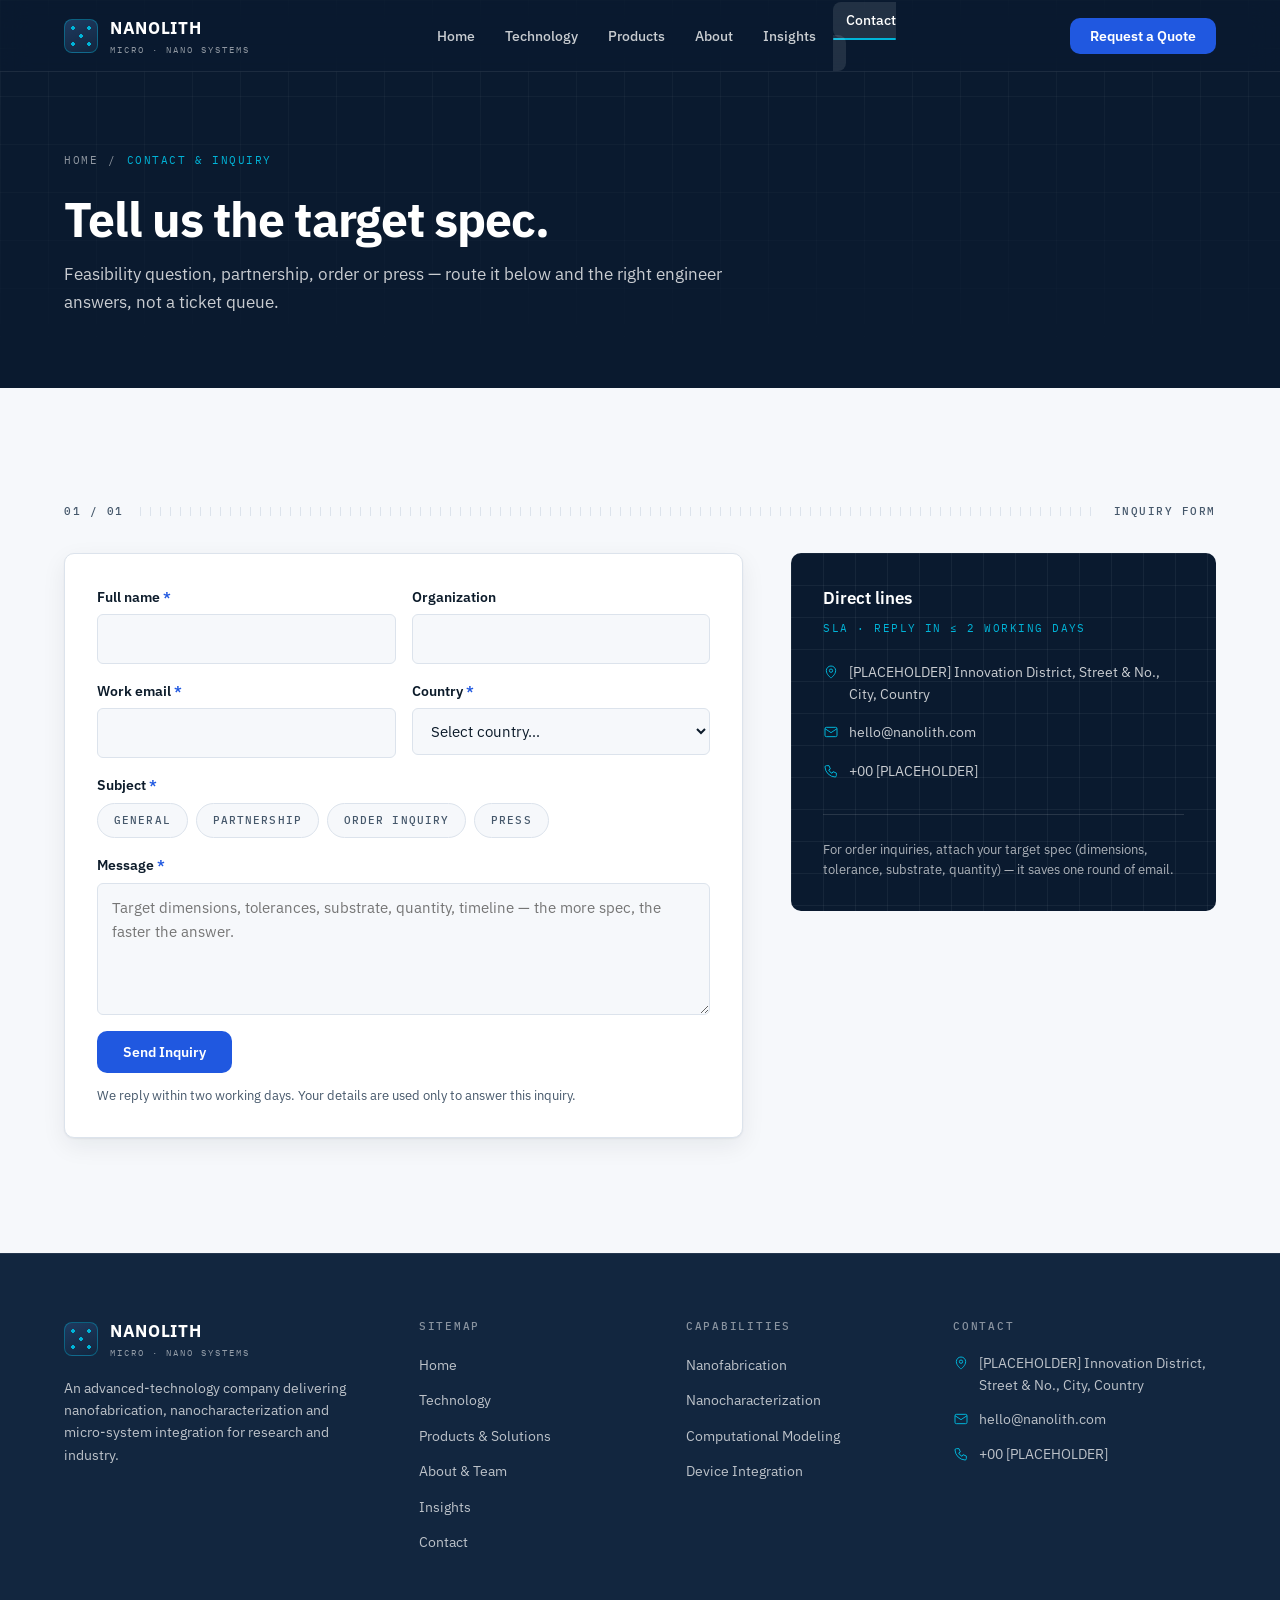
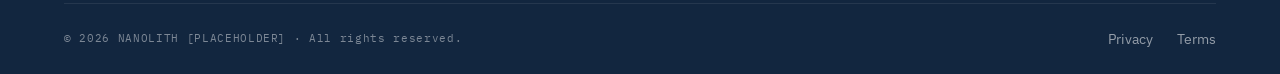
<file: contact.html>
<!DOCTYPE html>
<html lang="en" dir="ltr">
<head>
  <meta charset="UTF-8" />
  <meta name="viewport" content="width=device-width, initial-scale=1.0" />
  <title>Contact &amp; Inquiry — NANOLITH</title>
  <meta name="description" content="Contact NANOLITH for feasibility questions, partnerships, order inquiries and press. Engineers — not ticket queues — answer within two working days." />
  <meta name="robots" content="index, follow" />
  <meta name="theme-color" content="#0A1A2F" />
  <link rel="canonical" href="https://www.nanolith.com/contact.html" /><!-- [PLACEHOLDER] canonical domain -->
  <meta property="og:type" content="website" />
  <meta property="og:site_name" content="NANOLITH" />
  <meta property="og:title" content="Contact &amp; Inquiry — NANOLITH" />
  <meta property="og:description" content="Tell us the target spec — the right engineer answers, not a ticket queue." />
  <meta property="og:url" content="https://www.nanolith.com/contact.html" /><!-- [PLACEHOLDER] -->
  <link rel="preconnect" href="https://fonts.googleapis.com" />
  <link rel="preconnect" href="https://fonts.gstatic.com" crossorigin />
  <link href="https://fonts.googleapis.com/css2?family=IBM+Plex+Sans:wght@400;500;600;700&family=IBM+Plex+Mono:wght@400;500&display=swap" rel="stylesheet" />
  <link rel="stylesheet" href="nanolith.css" />
  <script type="application/ld+json">
  { "@context": "https://schema.org", "@type": "BreadcrumbList", "itemListElement": [
    { "@type": "ListItem", "position": 1, "name": "Home", "item": "https://www.nanolith.com/" },
    { "@type": "ListItem", "position": 2, "name": "Contact & Inquiry", "item": "https://www.nanolith.com/contact.html" } ] }
  </script>
</head>

<body>
  <a class="skip-link" href="#main">Skip to main content</a>

  <!-- ====== NAVBAR ====== -->
  <header class="nav" id="nav">
    <div class="container nav-inner">
      <a href="index.html" class="brand" aria-label="NANOLITH — home">
        <span class="brand-mark" aria-hidden="true"></span>
        <span>
          <span class="brand-name">NANOLITH</span><!-- [PLACEHOLDER] company name -->
          <span class="brand-sub">Micro · Nano Systems</span>
        </span>
      </a>
      <nav aria-label="Primary">
        <ul class="nav-links">
          <li><a href="index.html">Home</a></li>
          <li><a href="technology.html">Technology</a></li>
          <li><a href="products.html">Products</a></li>
          <li><a href="about.html">About</a></li>
          <li><a href="insights.html">Insights</a></li>
          <li><a href="contact.html" aria-current="page">Contact</a></li>
        </ul>
      </nav>
      <a href="contact.html" class="btn btn-primary nav-cta">Request a Quote</a>
      <button class="nav-toggle" id="navToggle" aria-expanded="false" aria-controls="navPanel" aria-label="Toggle navigation menu">
        <span></span><span></span><span></span>
      </button>
    </div>
    <div class="nav-panel" id="navPanel">
      <nav aria-label="Mobile">
        <ul>
          <li><a href="index.html">Home</a></li>
          <li><a href="technology.html">Technology</a></li>
          <li><a href="products.html">Products</a></li>
          <li><a href="about.html">About</a></li>
          <li><a href="insights.html">Insights</a></li>
          <li><a href="contact.html" aria-current="page">Contact</a></li>
        </ul>
      </nav>
      <a href="contact.html" class="btn btn-primary">Request a Quote</a>
    </div>
  </header>

  <main id="main">

    <!-- ====== PAGE HERO ====== -->
    <div class="page-hero on-dark">
      <div class="container page-hero-inner">
        <nav class="crumbs" aria-label="Breadcrumb">
          <a href="index.html">Home</a><span aria-hidden="true">/</span><span aria-current="page">Contact &amp; Inquiry</span>
        </nav>
        <h1>Tell us the target spec.</h1>
        <p class="lead">Feasibility question, partnership, order or press — route it below and the right engineer answers, not a ticket queue.</p>
      </div>
    </div>

    <!-- ====== INQUIRY FORM ====== -->
    <section class="section" aria-labelledby="ct-title">
      <div class="container">
        <div class="sec-rule" aria-hidden="true">
          <span class="sec-index">01 / 01</span>
          <span class="sec-ticks"></span>
          <span class="sec-label">Inquiry Form</span>
        </div>
        <h2 class="sr-only" id="ct-title">Inquiry form</h2>

        <div class="contact-grid">
          <div class="form-card reveal" id="formCard">
            <form id="inquiryForm" novalidate>
              <div class="f-row">
                <div class="field" id="fw-name">
                  <label for="f-name">Full name <span class="req" aria-hidden="true">*</span></label>
                  <input type="text" id="f-name" name="name" autocomplete="name" required />
                  <p class="err-msg" id="fe-name">Please enter your full name.</p>
                </div>
                <div class="field" id="fw-org">
                  <label for="f-org">Organization</label>
                  <input type="text" id="f-org" name="organization" autocomplete="organization" />
                </div>
              </div>

              <div class="f-row">
                <div class="field" id="fw-email">
                  <label for="f-email">Work email <span class="req" aria-hidden="true">*</span></label>
                  <input type="email" id="f-email" name="email" autocomplete="email" required />
                  <p class="err-msg" id="fe-email">Please enter a valid email address.</p>
                </div>
                <div class="field" id="fw-country">
                  <label for="f-country">Country <span class="req" aria-hidden="true">*</span></label>
                  <select id="f-country" name="country" required>
                    <option value="">Select country…</option>
                    <option>Germany</option><option>Netherlands</option><option>Switzerland</option>
                    <option>United Kingdom</option><option>United States</option><option>Japan</option>
                    <option>South Korea</option><option>China</option><option>India</option>
                    <option>United Arab Emirates</option><option>Other / not listed</option>
                  </select>
                  <p class="err-msg" id="fe-country">Please select a country.</p>
                </div>
              </div>

              <div class="field" id="fw-subject" role="radiogroup" aria-label="Inquiry subject">
                <label>Subject <span class="req" aria-hidden="true">*</span></label>
                <div class="subject-radios">
                  <input type="radio" name="subject" id="s-general" value="General" />
                  <label for="s-general">General</label>
                  <input type="radio" name="subject" id="s-partnership" value="Partnership" />
                  <label for="s-partnership">Partnership</label>
                  <input type="radio" name="subject" id="s-order" value="Order Inquiry" />
                  <label for="s-order">Order Inquiry</label>
                  <input type="radio" name="subject" id="s-press" value="Press" />
                  <label for="s-press">Press</label>
                </div>
                <p class="err-msg" id="fe-subject">Please choose a subject.</p>
              </div>

              <div class="field" id="fw-message">
                <label for="f-message">Message <span class="req" aria-hidden="true">*</span></label>
                <textarea id="f-message" name="message" required minlength="20" placeholder="Target dimensions, tolerances, substrate, quantity, timeline — the more spec, the faster the answer."></textarea>
                <p class="err-msg" id="fe-message">Please describe your inquiry (at least 20 characters).</p>
              </div>

              <!-- Honeypot: hidden from humans, irresistible to bots -->
              <div class="hp-field" aria-hidden="true">
                <label for="f-website">Website (leave empty)</label>
                <input type="text" id="f-website" name="website" tabindex="-1" autocomplete="off" />
              </div>

              <button type="submit" class="btn btn-primary">Send Inquiry</button>
              <p class="form-note">We reply within two working days. Your details are used only to answer this inquiry.</p>
            </form>

            <!-- Polished success state -->
            <div class="form-success" role="status">
              <div class="check-badge" aria-hidden="true">
                <svg viewBox="0 0 24 24" fill="none" stroke-width="2.2"><path d="M4 12.5l5 5L20 6.5"/></svg>
              </div>
              <h3>Inquiry received.</h3>
              <p id="successCopy">Thank you — an engineer from the relevant team will respond within two working days.</p>
              <span class="ref-code" id="refCode">REF NL-000000</span>
              <div><button type="button" class="btn btn-outline" id="resetForm">Send another inquiry</button></div>
            </div>
          </div>

          <aside class="side-card on-dark reveal" data-delay="1" aria-label="Direct contact details">
            <h3>Direct lines</h3>
            <span class="sla">SLA · Reply in ≤ 2 working days</span>
            <ul class="side-list">
              <li>
                <svg viewBox="0 0 24 24" fill="none" stroke-width="1.5" aria-hidden="true"><path d="M12 21s7-5.1 7-11a7 7 0 10-14 0c0 5.9 7 11 7 11z"/><circle cx="12" cy="10" r="2.5"/></svg>
                <span>[PLACEHOLDER] Innovation District, Street &amp; No., City, Country</span>
              </li>
              <li>
                <svg viewBox="0 0 24 24" fill="none" stroke-width="1.5" aria-hidden="true"><rect x="3" y="5" width="18" height="14" rx="2"/><path d="M3 7l9 6 9-6"/></svg>
                <a href="mailto:hello@nanolith.com">hello@nanolith.com</a><!-- [PLACEHOLDER] -->
              </li>
              <li>
                <svg viewBox="0 0 24 24" fill="none" stroke-width="1.5" aria-hidden="true"><path d="M5 4h4l2 5-2.5 1.5a11 11 0 005 5L15 13l5 2v4a2 2 0 01-2 2A16 16 0 013 6a2 2 0 012-2z"/></svg>
                <span>+00 [PLACEHOLDER]</span>
              </li>
            </ul>
            <p class="side-tip">For order inquiries, attach your target spec (dimensions, tolerance, substrate, quantity) — it saves one round of email.</p>
          </aside>
        </div>
      </div>
    </section>
  </main>

  <!-- ====== FOOTER ====== -->
  <footer class="footer on-dark">
    <div class="container">
      <div class="footer-grid">
        <div>
          <a href="index.html" class="brand" aria-label="NANOLITH — home">
            <span class="brand-mark" aria-hidden="true"></span>
            <span>
              <span class="brand-name">NANOLITH</span><!-- [PLACEHOLDER] company name -->
              <span class="brand-sub">Micro · Nano Systems</span>
            </span>
          </a>
          <p class="footer-blurb">An advanced-technology company delivering nanofabrication, nanocharacterization and micro-system integration for research and industry.</p>
        </div>
        <nav aria-label="Footer — sitemap">
          <h4>Sitemap</h4>
          <ul class="footer-links">
            <li><a href="index.html">Home</a></li>
            <li><a href="technology.html">Technology</a></li>
            <li><a href="products.html">Products &amp; Solutions</a></li>
            <li><a href="about.html">About &amp; Team</a></li>
            <li><a href="insights.html">Insights</a></li>
            <li><a href="contact.html">Contact</a></li>
          </ul>
        </nav>
        <nav aria-label="Footer — capabilities">
          <h4>Capabilities</h4>
          <ul class="footer-links">
            <li><a href="technology.html">Nanofabrication</a></li>
            <li><a href="technology.html">Nanocharacterization</a></li>
            <li><a href="technology.html">Computational Modeling</a></li>
            <li><a href="technology.html">Device Integration</a></li>
          </ul>
        </nav>
        <div>
          <h4>Contact</h4>
          <ul class="footer-contact">
            <li>
              <svg viewBox="0 0 24 24" fill="none" stroke-width="1.5" aria-hidden="true"><path d="M12 21s7-5.1 7-11a7 7 0 10-14 0c0 5.9 7 11 7 11z"/><circle cx="12" cy="10" r="2.5"/></svg>
              <span>[PLACEHOLDER] Innovation District, Street &amp; No., City, Country</span>
            </li>
            <li>
              <svg viewBox="0 0 24 24" fill="none" stroke-width="1.5" aria-hidden="true"><rect x="3" y="5" width="18" height="14" rx="2"/><path d="M3 7l9 6 9-6"/></svg>
              <a href="mailto:hello@nanolith.com">hello@nanolith.com</a><!-- [PLACEHOLDER] -->
            </li>
            <li>
              <svg viewBox="0 0 24 24" fill="none" stroke-width="1.5" aria-hidden="true"><path d="M5 4h4l2 5-2.5 1.5a11 11 0 005 5L15 13l5 2v4a2 2 0 01-2 2A16 16 0 013 6a2 2 0 012-2z"/></svg>
              <span>+00 [PLACEHOLDER]</span>
            </li>
          </ul>
        </div>
      </div>
      <div class="footer-bottom">
        <p>© <span id="year">2026</span> NANOLITH [PLACEHOLDER] · All rights reserved.</p>
        <div class="footer-legal">
          <a href="index.html">Privacy</a>
          <a href="index.html">Terms</a>
        </div>
      </div>
    </div>
  </footer>

  <script src="nanolith.js"></script>
</body>
</html>
</file>
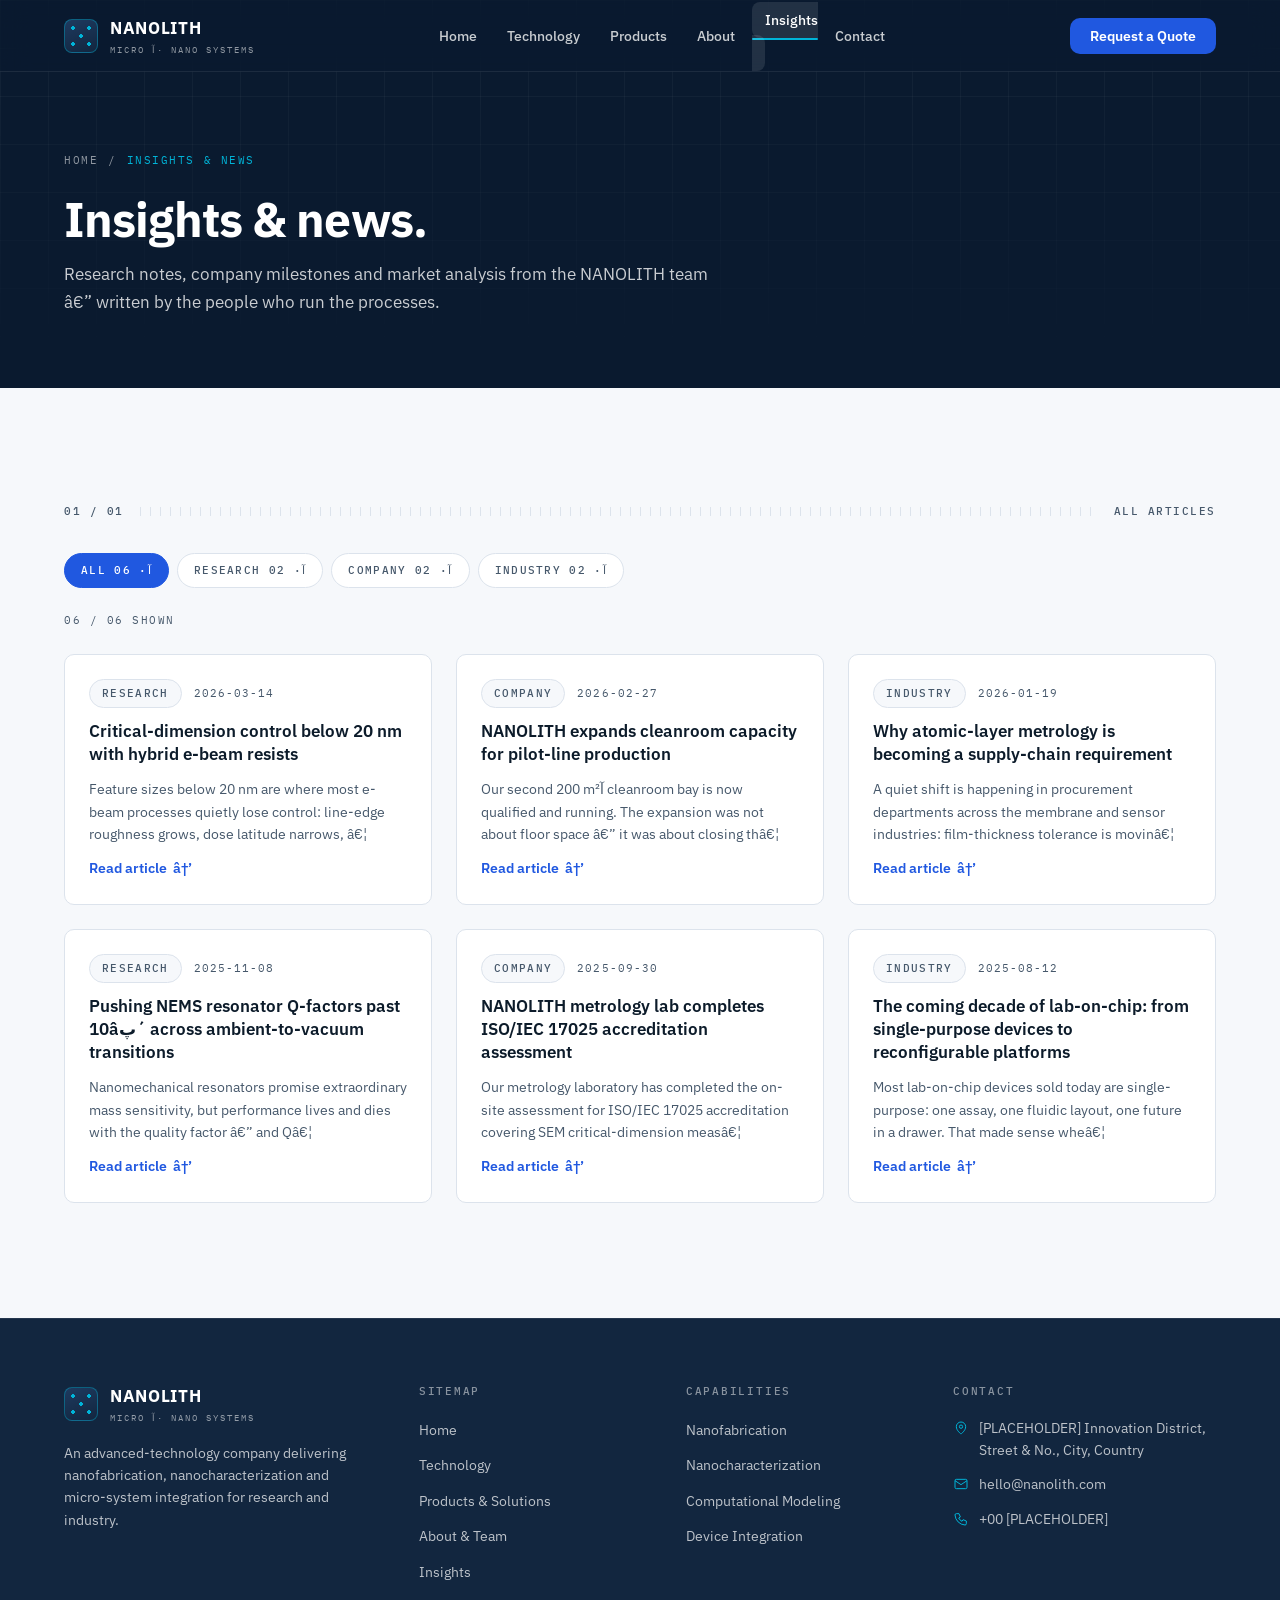
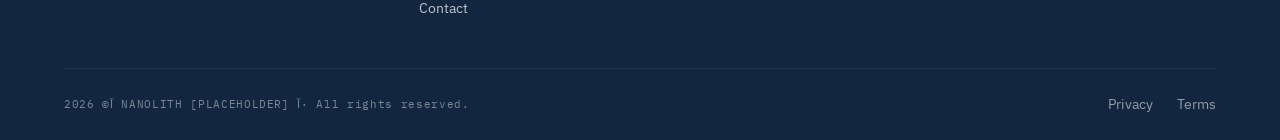
<file: insights.html>
<!DOCTYPE html>
<html lang="en" dir="ltr">
<head>
  <meta charset="UTF-8" />
  <meta name="viewport" content="width=device-width, initial-scale=1.0" />
  <title>Insights &amp; News â€” NANOLITH</title>
  <meta name="description" content="Research notes, company milestones and market analysis from the NANOLITH team â€” written by the people who run the processes." />
  <meta name="robots" content="index, follow" />
  <meta name="theme-color" content="#0A1A2F" />
  <link rel="canonical" href="https://www.nanolith.com/insights.html" /><!-- [PLACEHOLDER] canonical domain -->
  <meta property="og:type" content="website" />
  <meta property="og:site_name" content="NANOLITH" />
  <meta property="og:title" content="Insights &amp; News â€” NANOLITH" />
  <meta property="og:description" content="Research notes, company milestones and market analysis from the NANOLITH team." />
  <meta property="og:url" content="https://www.nanolith.com/insights.html" /><!-- [PLACEHOLDER] -->
  <link rel="preconnect" href="https://fonts.googleapis.com" />
  <link rel="preconnect" href="https://fonts.gstatic.com" crossorigin />
  <link href="https://fonts.googleapis.com/css2?family=IBM+Plex+Sans:wght@400;500;600;700&family=IBM+Plex+Mono:wght@400;500&display=swap" rel="stylesheet" />
  <link rel="stylesheet" href="nanolith.css" />
  <script type="application/ld+json">
  { "@context": "https://schema.org", "@type": "BreadcrumbList", "itemListElement": [
    { "@type": "ListItem", "position": 1, "name": "Home", "item": "https://www.nanolith.com/" },
    { "@type": "ListItem", "position": 2, "name": "Insights & News", "item": "https://www.nanolith.com/insights.html" } ] }
  </script>
</head>

<body>
  <a class="skip-link" href="#main">Skip to main content</a>

  <!-- ====== NAVBAR ====== -->
  <header class="nav" id="nav">
    <div class="container nav-inner">
      <a href="index.html" class="brand" aria-label="NANOLITH â€” home">
        <span class="brand-mark" aria-hidden="true"></span>
        <span>
          <span class="brand-name">NANOLITH</span><!-- [PLACEHOLDER] company name -->
          <span class="brand-sub">Micro آ· Nano Systems</span>
        </span>
      </a>
      <nav aria-label="Primary">
        <ul class="nav-links">
          <li><a href="index.html">Home</a></li>
          <li><a href="technology.html">Technology</a></li>
          <li><a href="products.html">Products</a></li>
          <li><a href="about.html">About</a></li>
          <li><a href="insights.html" aria-current="page">Insights</a></li>
          <li><a href="contact.html">Contact</a></li>
        </ul>
      </nav>
      <a href="contact.html" class="btn btn-primary nav-cta">Request a Quote</a>
      <button class="nav-toggle" id="navToggle" aria-expanded="false" aria-controls="navPanel" aria-label="Toggle navigation menu">
        <span></span><span></span><span></span>
      </button>
    </div>
    <div class="nav-panel" id="navPanel">
      <nav aria-label="Mobile">
        <ul>
          <li><a href="index.html">Home</a></li>
          <li><a href="technology.html">Technology</a></li>
          <li><a href="products.html">Products</a></li>
          <li><a href="about.html">About</a></li>
          <li><a href="insights.html" aria-current="page">Insights</a></li>
          <li><a href="contact.html">Contact</a></li>
        </ul>
      </nav>
      <a href="contact.html" class="btn btn-primary">Request a Quote</a>
    </div>
  </header>

  <main id="main">

    <!-- ====== ARTICLE LIST VIEW (default) ====== -->
    <section id="listView">
      <div class="page-hero on-dark">
        <div class="container page-hero-inner">
          <nav class="crumbs" aria-label="Breadcrumb">
            <a href="index.html">Home</a><span aria-hidden="true">/</span><span aria-current="page">Insights &amp; News</span>
          </nav>
          <h1>Insights &amp; news.</h1>
          <p class="lead">Research notes, company milestones and market analysis from the NANOLITH team â€” written by the people who run the processes.</p>
        </div>
      </div>

      <section class="section" aria-labelledby="insp-title">
        <div class="container">
          <div class="sec-rule" aria-hidden="true">
            <span class="sec-index">01 / 01</span>
            <span class="sec-ticks"></span>
            <span class="sec-label">All Articles</span>
          </div>
          <h2 class="sr-only" id="insp-title">All articles</h2>

          <div class="filter-bar reveal" role="group" aria-label="Filter articles by category" id="insFilter">
            <button class="chip is-on" data-filter="all" aria-pressed="true">All آ· 06</button>
            <button class="chip" data-filter="Research" aria-pressed="false">Research آ· 02</button>
            <button class="chip" data-filter="Company" aria-pressed="false">Company آ· 02</button>
            <button class="chip" data-filter="Industry" aria-pressed="false">Industry آ· 02</button>
          </div>
          <p class="results-count" id="insCount" aria-live="polite">06 / 06 shown</p>

          <div class="i-list" id="insList"><!-- Article cards injected from the content store in nanolith.js --></div>
        </div>
      </section>
    </section>

    <!-- ====== SINGLE ARTICLE VIEW (?a=<slug> â€” template) ====== -->
    <section id="articleView" hidden>
      <div class="page-hero on-dark">
        <div class="container page-hero-inner">
          <nav class="crumbs" aria-label="Breadcrumb">
            <a href="index.html">Home</a><span aria-hidden="true">/</span><a href="insights.html">Insights</a><span aria-hidden="true">/</span><span aria-current="page" id="artCrumb">Article</span>
          </nav>
          <div class="article-head">
            <div class="article-meta" style="margin-bottom: var(--sp-5);">
              <span class="pill" id="artCat">Research</span>
              <span class="i-date" id="artDate">2026-01-01</span>
              <span class="i-date" id="artRead">6 min read</span>
            </div>
            <h1 id="artTitle">Article title</h1>
          </div>
        </div>
      </div>

      <section class="section">
        <div class="container">
          <div class="prose" id="artBody"></div>
          <div class="article-footer-nav">
            <a href="insights.html" class="text-link"><span aria-hidden="true">â†گ</span> Back to Insights</a>
            <a href="contact.html" class="text-link">Discuss this with our team <span aria-hidden="true">â†’</span></a>
          </div>
        </div>
      </section>
    </section>
  </main>

  <!-- ====== FOOTER ====== -->
  <footer class="footer on-dark">
    <div class="container">
      <div class="footer-grid">
        <div>
          <a href="index.html" class="brand" aria-label="NANOLITH â€” home">
            <span class="brand-mark" aria-hidden="true"></span>
            <span>
              <span class="brand-name">NANOLITH</span><!-- [PLACEHOLDER] company name -->
              <span class="brand-sub">Micro آ· Nano Systems</span>
            </span>
          </a>
          <p class="footer-blurb">An advanced-technology company delivering nanofabrication, nanocharacterization and micro-system integration for research and industry.</p>
        </div>
        <nav aria-label="Footer â€” sitemap">
          <h4>Sitemap</h4>
          <ul class="footer-links">
            <li><a href="index.html">Home</a></li>
            <li><a href="technology.html">Technology</a></li>
            <li><a href="products.html">Products &amp; Solutions</a></li>
            <li><a href="about.html">About &amp; Team</a></li>
            <li><a href="insights.html">Insights</a></li>
            <li><a href="contact.html">Contact</a></li>
          </ul>
        </nav>
        <nav aria-label="Footer â€” capabilities">
          <h4>Capabilities</h4>
          <ul class="footer-links">
            <li><a href="technology.html">Nanofabrication</a></li>
            <li><a href="technology.html">Nanocharacterization</a></li>
            <li><a href="technology.html">Computational Modeling</a></li>
            <li><a href="technology.html">Device Integration</a></li>
          </ul>
        </nav>
        <div>
          <h4>Contact</h4>
          <ul class="footer-contact">
            <li>
              <svg viewBox="0 0 24 24" fill="none" stroke-width="1.5" aria-hidden="true"><path d="M12 21s7-5.1 7-11a7 7 0 10-14 0c0 5.9 7 11 7 11z"/><circle cx="12" cy="10" r="2.5"/></svg>
              <span>[PLACEHOLDER] Innovation District, Street &amp; No., City, Country</span>
            </li>
            <li>
              <svg viewBox="0 0 24 24" fill="none" stroke-width="1.5" aria-hidden="true"><rect x="3" y="5" width="18" height="14" rx="2"/><path d="M3 7l9 6 9-6"/></svg>
              <a href="mailto:hello@nanolith.com">hello@nanolith.com</a><!-- [PLACEHOLDER] -->
            </li>
            <li>
              <svg viewBox="0 0 24 24" fill="none" stroke-width="1.5" aria-hidden="true"><path d="M5 4h4l2 5-2.5 1.5a11 11 0 005 5L15 13l5 2v4a2 2 0 01-2 2A16 16 0 013 6a2 2 0 012-2z"/></svg>
              <span>+00 [PLACEHOLDER]</span>
            </li>
          </ul>
        </div>
      </div>
      <div class="footer-bottom">
        <p>آ© <span id="year">2026</span> NANOLITH [PLACEHOLDER] آ· All rights reserved.</p>
        <div class="footer-legal">
          <a href="index.html">Privacy</a>
          <a href="index.html">Terms</a>
        </div>
      </div>
    </div>
  </footer>

  <script src="nanolith.js"></script>
</body>
</html>
</file>
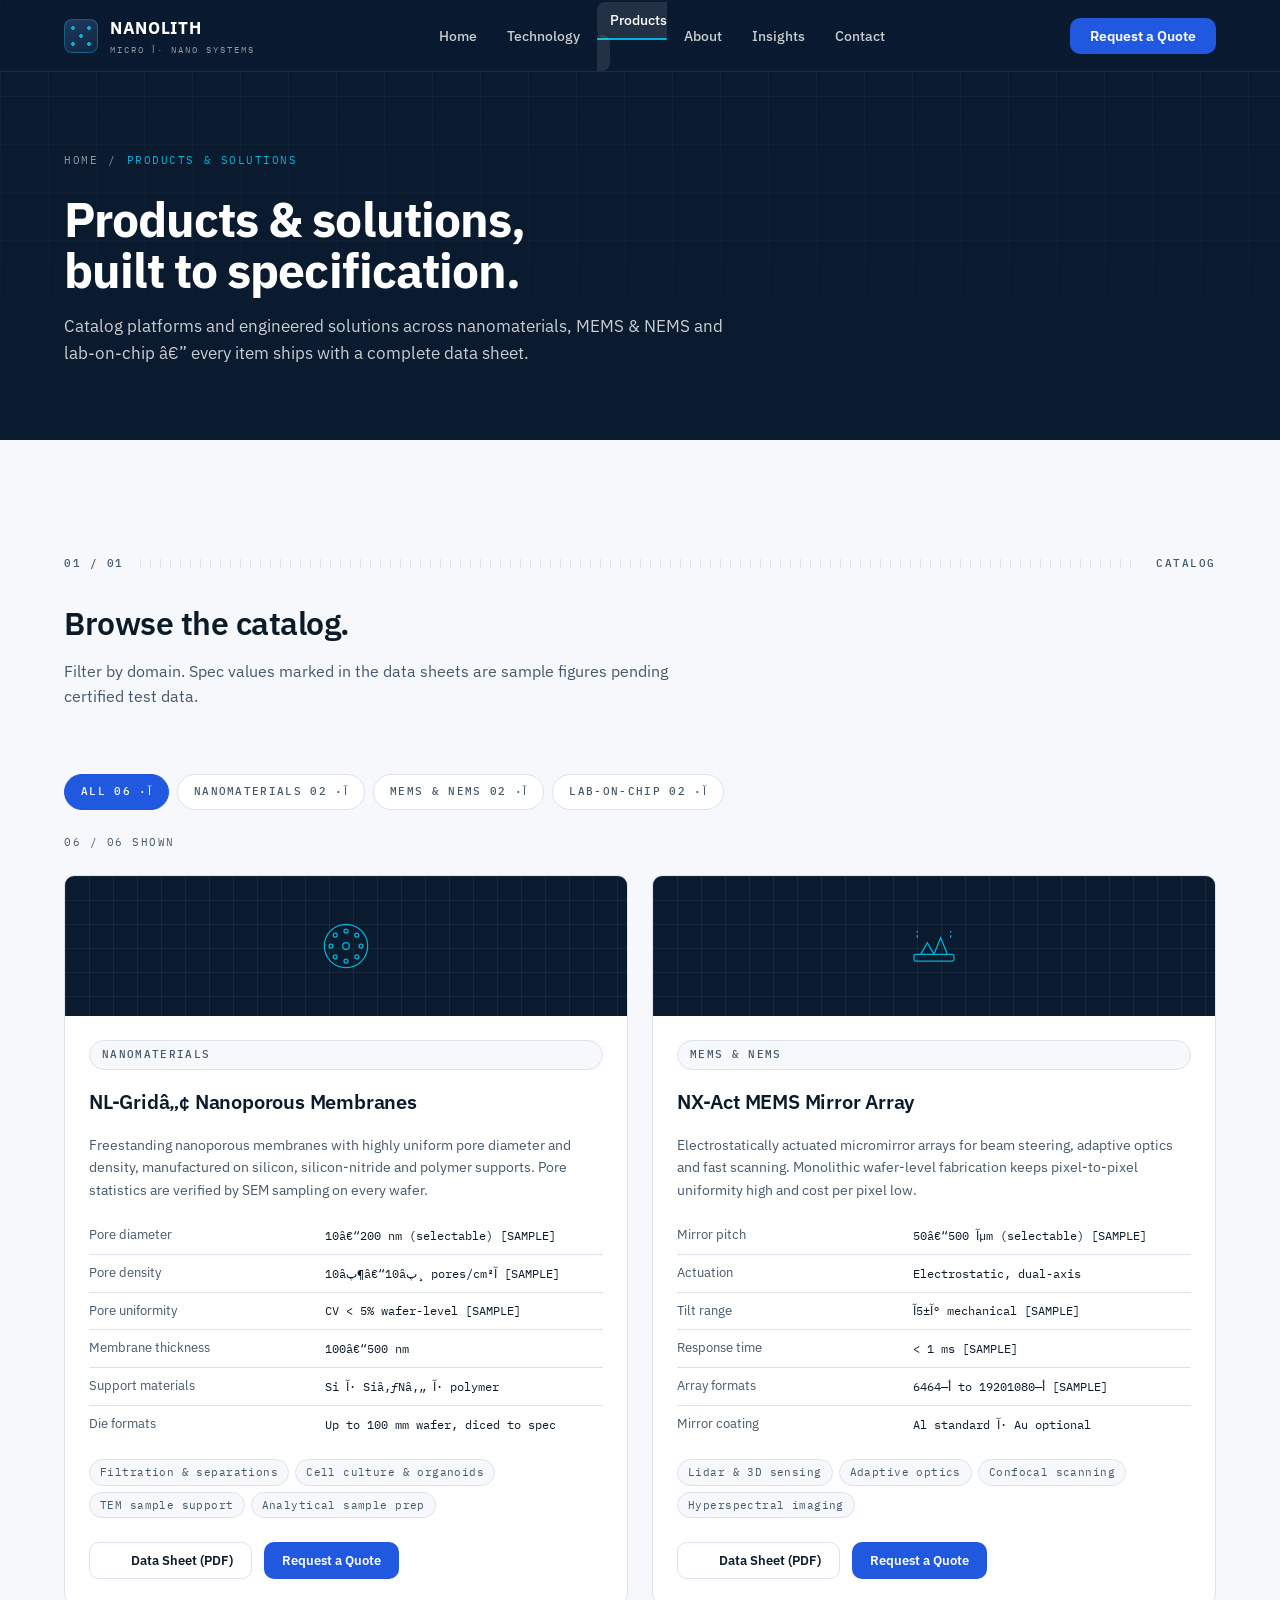
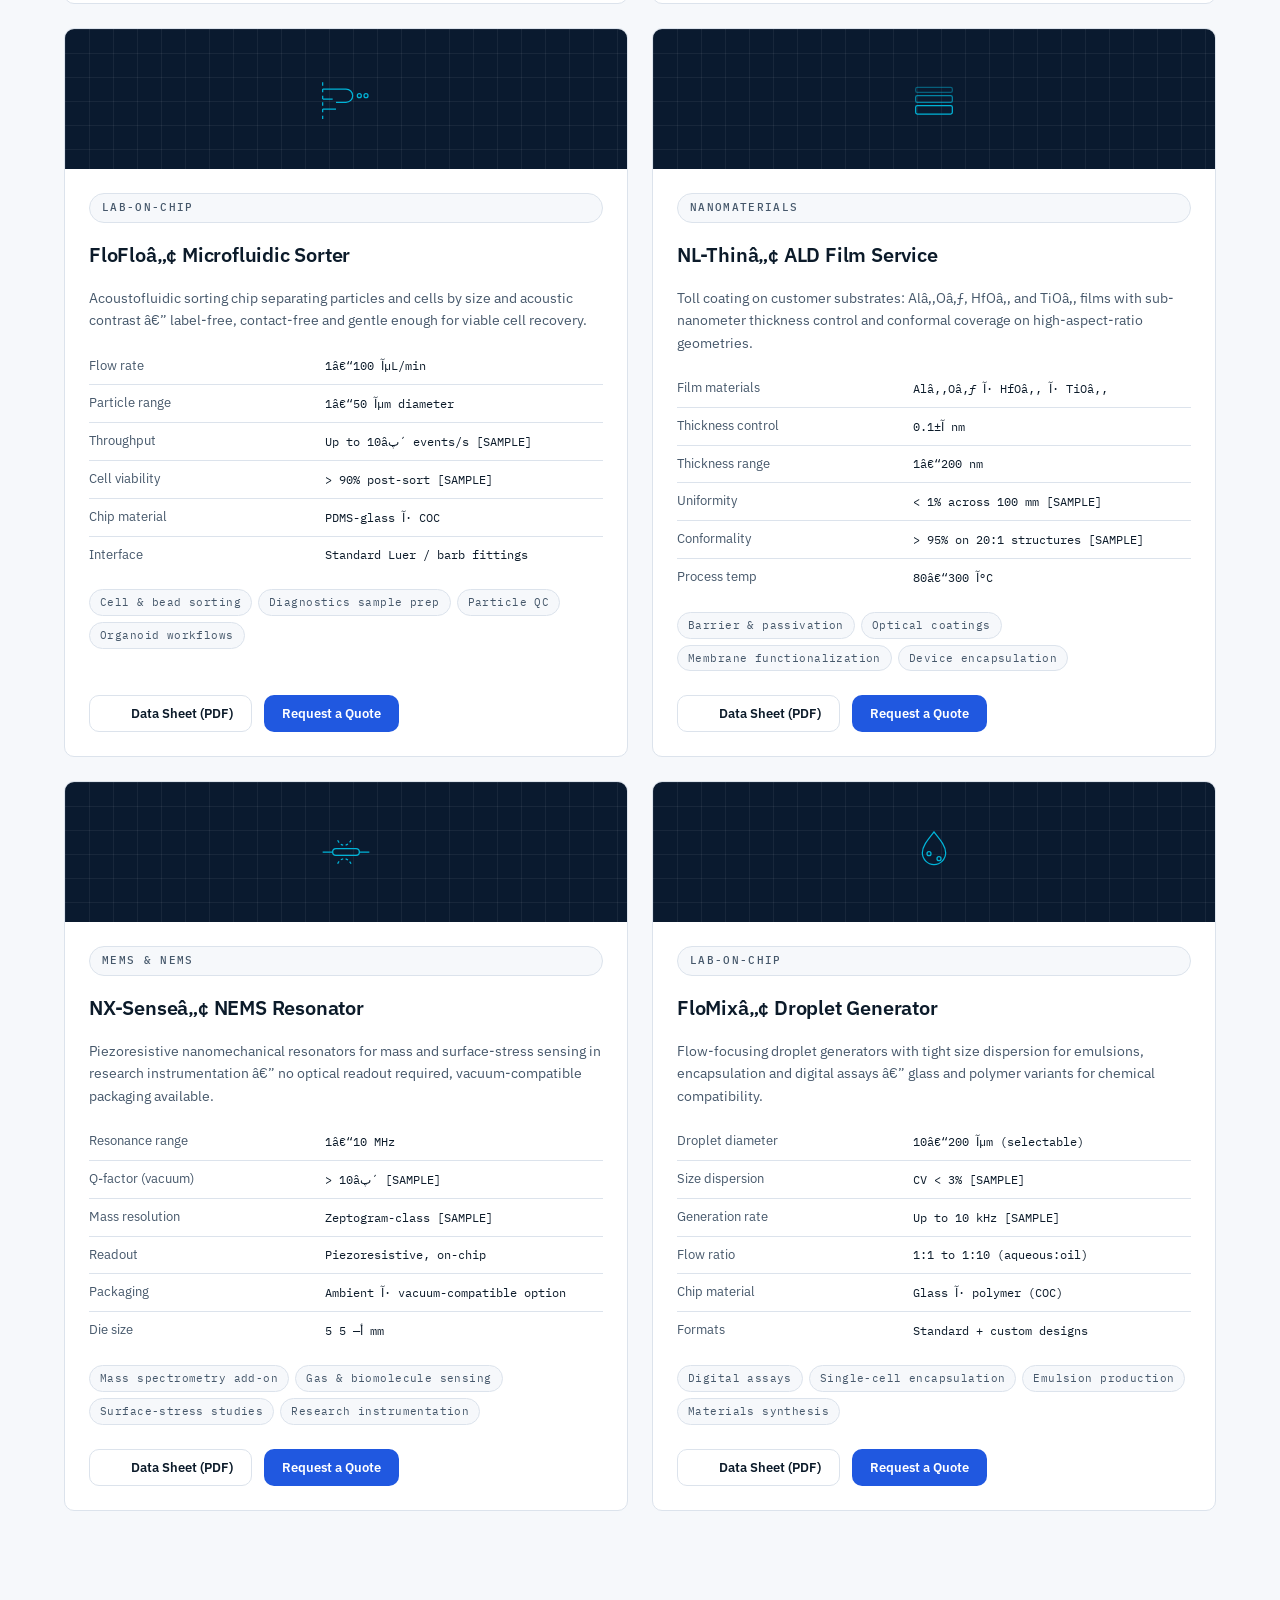
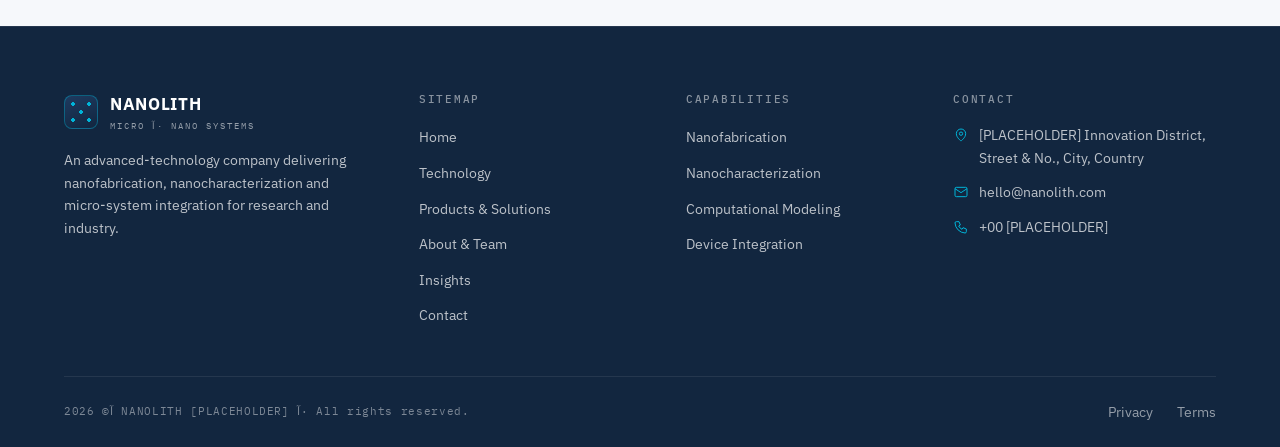
<file: products.html>
<!DOCTYPE html>
<html lang="en" dir="ltr">
<head>
  <meta charset="UTF-8" />
  <meta name="viewport" content="width=device-width, initial-scale=1.0" />
  <title>Products &amp; Solutions â€” NANOLITH</title>
  <meta name="description" content="Nanoporous membranes, MEMS & NEMS devices and lab-on-chip platforms from NANOLITH â€” each with full specifications and a downloadable data sheet." />
  <meta name="robots" content="index, follow" />
  <meta name="theme-color" content="#0A1A2F" />
  <link rel="canonical" href="https://www.nanolith.com/products.html" /><!-- [PLACEHOLDER] canonical domain -->
  <meta property="og:type" content="website" />
  <meta property="og:site_name" content="NANOLITH" />
  <meta property="og:title" content="Products &amp; Solutions â€” NANOLITH" />
  <meta property="og:description" content="Catalog platforms across nanomaterials, MEMS & NEMS and lab-on-chip â€” every item ships with a complete data sheet." />
  <meta property="og:url" content="https://www.nanolith.com/products.html" /><!-- [PLACEHOLDER] -->
  <link rel="preconnect" href="https://fonts.googleapis.com" />
  <link rel="preconnect" href="https://fonts.gstatic.com" crossorigin />
  <link href="https://fonts.googleapis.com/css2?family=IBM+Plex+Sans:wght@400;500;600;700&family=IBM+Plex+Mono:wght@400;500&display=swap" rel="stylesheet" />
  <link rel="stylesheet" href="nanolith.css" />
  <script type="application/ld+json">
  { "@context": "https://schema.org", "@type": "BreadcrumbList", "itemListElement": [
    { "@type": "ListItem", "position": 1, "name": "Home", "item": "https://www.nanolith.com/" },
    { "@type": "ListItem", "position": 2, "name": "Products & Solutions", "item": "https://www.nanolith.com/products.html" } ] }
  </script>
</head>

<body>
  <a class="skip-link" href="#main">Skip to main content</a>

  <!-- ====== NAVBAR ====== -->
  <header class="nav" id="nav">
    <div class="container nav-inner">
      <a href="index.html" class="brand" aria-label="NANOLITH â€” home">
        <span class="brand-mark" aria-hidden="true"></span>
        <span>
          <span class="brand-name">NANOLITH</span><!-- [PLACEHOLDER] company name -->
          <span class="brand-sub">Micro آ· Nano Systems</span>
        </span>
      </a>
      <nav aria-label="Primary">
        <ul class="nav-links">
          <li><a href="index.html">Home</a></li>
          <li><a href="technology.html">Technology</a></li>
          <li><a href="products.html" aria-current="page">Products</a></li>
          <li><a href="about.html">About</a></li>
          <li><a href="insights.html">Insights</a></li>
          <li><a href="contact.html">Contact</a></li>
        </ul>
      </nav>
      <a href="contact.html" class="btn btn-primary nav-cta">Request a Quote</a>
      <button class="nav-toggle" id="navToggle" aria-expanded="false" aria-controls="navPanel" aria-label="Toggle navigation menu">
        <span></span><span></span><span></span>
      </button>
    </div>
    <div class="nav-panel" id="navPanel">
      <nav aria-label="Mobile">
        <ul>
          <li><a href="index.html">Home</a></li>
          <li><a href="technology.html">Technology</a></li>
          <li><a href="products.html" aria-current="page">Products</a></li>
          <li><a href="about.html">About</a></li>
          <li><a href="insights.html">Insights</a></li>
          <li><a href="contact.html">Contact</a></li>
        </ul>
      </nav>
      <a href="contact.html" class="btn btn-primary">Request a Quote</a>
    </div>
  </header>

  <main id="main">

    <!-- ====== CATALOG VIEW (default) ====== -->
    <section id="catalogView">
      <div class="page-hero on-dark">
        <div class="container page-hero-inner">
          <nav class="crumbs" aria-label="Breadcrumb">
            <a href="index.html">Home</a><span aria-hidden="true">/</span><span aria-current="page">Products &amp; Solutions</span>
          </nav>
          <h1>Products &amp; solutions, built to specification.</h1>
          <p class="lead">Catalog platforms and engineered solutions across nanomaterials, MEMS &amp; NEMS and lab-on-chip â€” every item ships with a complete data sheet.</p>
        </div>
      </div>

      <section class="section" aria-labelledby="prods-title">
        <div class="container">
          <div class="sec-rule" aria-hidden="true">
            <span class="sec-index">01 / 01</span>
            <span class="sec-ticks"></span>
            <span class="sec-label">Catalog</span>
          </div>
          <div class="section-head reveal">
            <h2 id="prods-title">Browse the catalog.</h2>
            <p>Filter by domain. Spec values marked in the data sheets are sample figures pending certified test data.</p>
          </div>

          <div class="filter-bar reveal" role="group" aria-label="Filter products by domain" id="prodFilter">
            <button class="chip is-on" data-filter="all" aria-pressed="true">All آ· 06</button>
            <button class="chip" data-filter="nanomaterials" aria-pressed="false">Nanomaterials آ· 02</button>
            <button class="chip" data-filter="mems" aria-pressed="false">MEMS &amp; NEMS آ· 02</button>
            <button class="chip" data-filter="loc" aria-pressed="false">Lab-on-Chip آ· 02</button>
          </div>
          <p class="results-count" id="prodCount" aria-live="polite">06 / 06 shown</p>

          <div class="pgrid" id="prodGrid"><!-- Product cards injected from the catalog store in nanolith.js --></div>
        </div>
      </section>
    </section>

    <!-- ====== DATA-SHEET VIEW (?ds=<id> â€” print template, Print â†’ Save as PDF) ====== -->
    <section id="sheetView" hidden>
      <div class="ds-toolbar no-print">
        <div class="container ds-toolbar-inner">
          <div>
            <h1>Data Sheet</h1>
            <p class="mono-note">Template آ· export via Print â†’ Save as PDF</p>
          </div>
          <div class="ds-actions">
            <a href="products.html" class="btn btn-ghost btn-sm"><span aria-hidden="true">â†گ</span> Back to Catalog</a>
            <button type="button" class="btn btn-primary btn-sm" id="printBtn">
              <svg viewBox="0 0 24 24" fill="none" stroke-width="1.8" aria-hidden="true"><path d="M6 9V3h12v6M6 18H4a2 2 0 01-2-2v-5a2 2 0 012-2h16a2 2 0 012 2v5a2 2 0 01-2 2h-2"/><rect x="6" y="14" width="12" height="7"/></svg>
              Print / Save as PDF
            </button>
          </div>
        </div>
      </div>

      <div class="container">
        <article class="ds-sheet">
          <header class="ds-head">
            <div class="ds-brand">
              <span class="brand-mark" aria-hidden="true"></span>
              <span class="ds-brand-name">NANOLITH</span><!-- [PLACEHOLDER] company name -->
            </div>
            <div class="ds-doc">
              <span id="dsDocNo">DOC NL-DS-000 آ· REV A</span><br />
              <span id="dsDocDate">2026-01-01</span><br />
              <span class="ds-sample-tag">Sample data â€” pending certification</span>
            </div>
          </header>

          <h2 id="dsName">Product name</h2>
          <p class="ds-sub" id="dsTagline">Category آ· tagline</p>
          <p class="ds-desc" id="dsDesc"></p>

          <div class="ds-grid">
            <div>
              <div class="ds-section">
                <h3>Specifications</h3>
                <table class="ds-specs"><tbody id="dsSpecs"></tbody></table>
              </div>
              <div class="ds-section">
                <h3>Handling &amp; storage</h3>
                <p class="ds-handle">Ship in antistatic, nitrogen-flushed packaging. Store at 10â€“30&nbsp;آ°C, &lt; 60% RH, in original carrier. Cleanroom handling recommended; inspect die under microscope before mounting. [SAMPLE â€” replace with certified handling protocol.]</p>
              </div>
            </div>
            <div>
              <div class="ds-section">
                <h3>Applications</h3>
                <ul class="ds-apps" id="dsApps"></ul>
              </div>
              <div class="ds-section">
                <h3>Ordering information</h3>
                <p class="ds-order" id="dsOrder"></p>
              </div>
            </div>
          </div>

          <footer class="ds-foot">
            <span>NANOLITH آ· hello@nanolith.com آ· www.nanolith.com [PLACEHOLDER]</span>
            <span>Values are sample placeholders â€” replace with certified test data before publication.</span>
          </footer>
        </article>
      </div>
    </section>
  </main>

  <!-- ====== FOOTER ====== -->
  <footer class="footer on-dark">
    <div class="container">
      <div class="footer-grid">
        <div>
          <a href="index.html" class="brand" aria-label="NANOLITH â€” home">
            <span class="brand-mark" aria-hidden="true"></span>
            <span>
              <span class="brand-name">NANOLITH</span><!-- [PLACEHOLDER] company name -->
              <span class="brand-sub">Micro آ· Nano Systems</span>
            </span>
          </a>
          <p class="footer-blurb">An advanced-technology company delivering nanofabrication, nanocharacterization and micro-system integration for research and industry.</p>
        </div>
        <nav aria-label="Footer â€” sitemap">
          <h4>Sitemap</h4>
          <ul class="footer-links">
            <li><a href="index.html">Home</a></li>
            <li><a href="technology.html">Technology</a></li>
            <li><a href="products.html">Products &amp; Solutions</a></li>
            <li><a href="about.html">About &amp; Team</a></li>
            <li><a href="insights.html">Insights</a></li>
            <li><a href="contact.html">Contact</a></li>
          </ul>
        </nav>
        <nav aria-label="Footer â€” capabilities">
          <h4>Capabilities</h4>
          <ul class="footer-links">
            <li><a href="technology.html">Nanofabrication</a></li>
            <li><a href="technology.html">Nanocharacterization</a></li>
            <li><a href="technology.html">Computational Modeling</a></li>
            <li><a href="technology.html">Device Integration</a></li>
          </ul>
        </nav>
        <div>
          <h4>Contact</h4>
          <ul class="footer-contact">
            <li>
              <svg viewBox="0 0 24 24" fill="none" stroke-width="1.5" aria-hidden="true"><path d="M12 21s7-5.1 7-11a7 7 0 10-14 0c0 5.9 7 11 7 11z"/><circle cx="12" cy="10" r="2.5"/></svg>
              <span>[PLACEHOLDER] Innovation District, Street &amp; No., City, Country</span>
            </li>
            <li>
              <svg viewBox="0 0 24 24" fill="none" stroke-width="1.5" aria-hidden="true"><rect x="3" y="5" width="18" height="14" rx="2"/><path d="M3 7l9 6 9-6"/></svg>
              <a href="mailto:hello@nanolith.com">hello@nanolith.com</a><!-- [PLACEHOLDER] -->
            </li>
            <li>
              <svg viewBox="0 0 24 24" fill="none" stroke-width="1.5" aria-hidden="true"><path d="M5 4h4l2 5-2.5 1.5a11 11 0 005 5L15 13l5 2v4a2 2 0 01-2 2A16 16 0 013 6a2 2 0 012-2z"/></svg>
              <span>+00 [PLACEHOLDER]</span>
            </li>
          </ul>
        </div>
      </div>
      <div class="footer-bottom">
        <p>آ© <span id="year">2026</span> NANOLITH [PLACEHOLDER] آ· All rights reserved.</p>
        <div class="footer-legal">
          <a href="index.html">Privacy</a>
          <a href="index.html">Terms</a>
        </div>
      </div>
    </div>
  </footer>

  <script src="nanolith.js"></script>
</body>
</html>
</file>
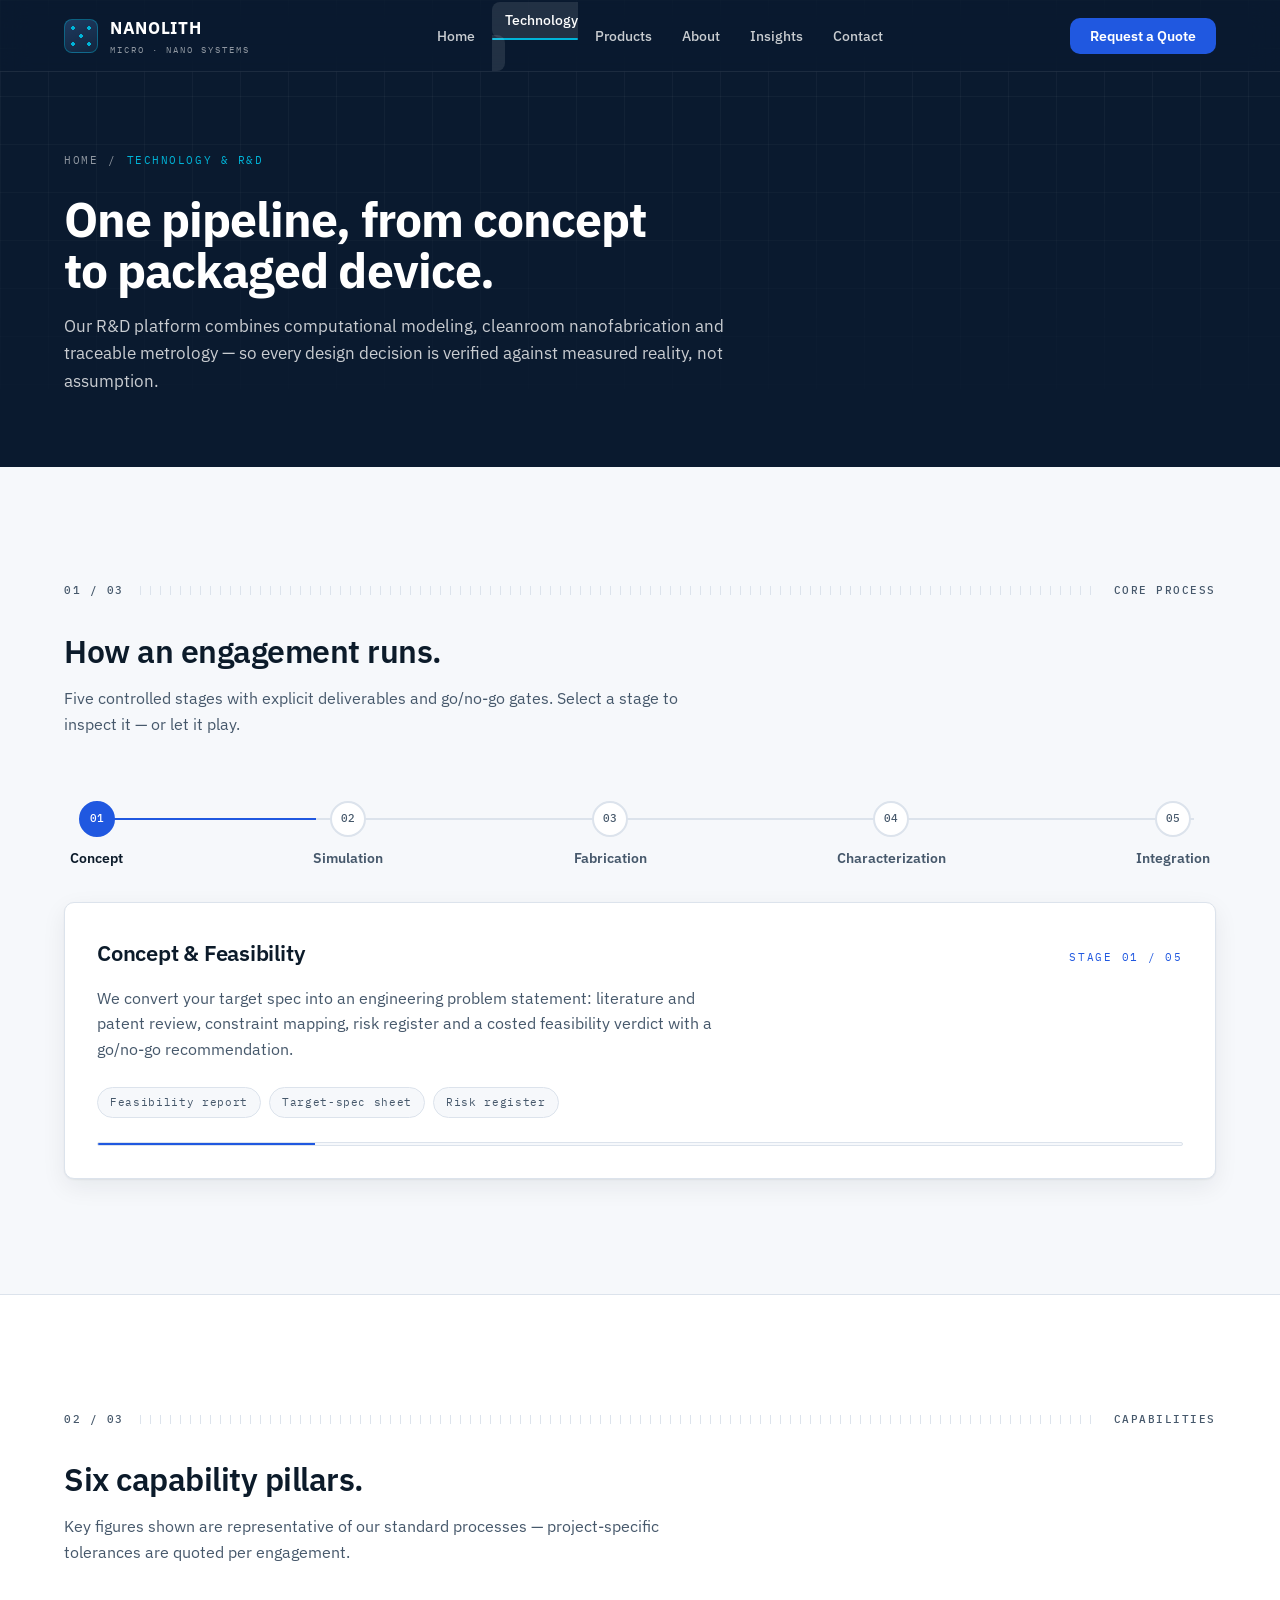
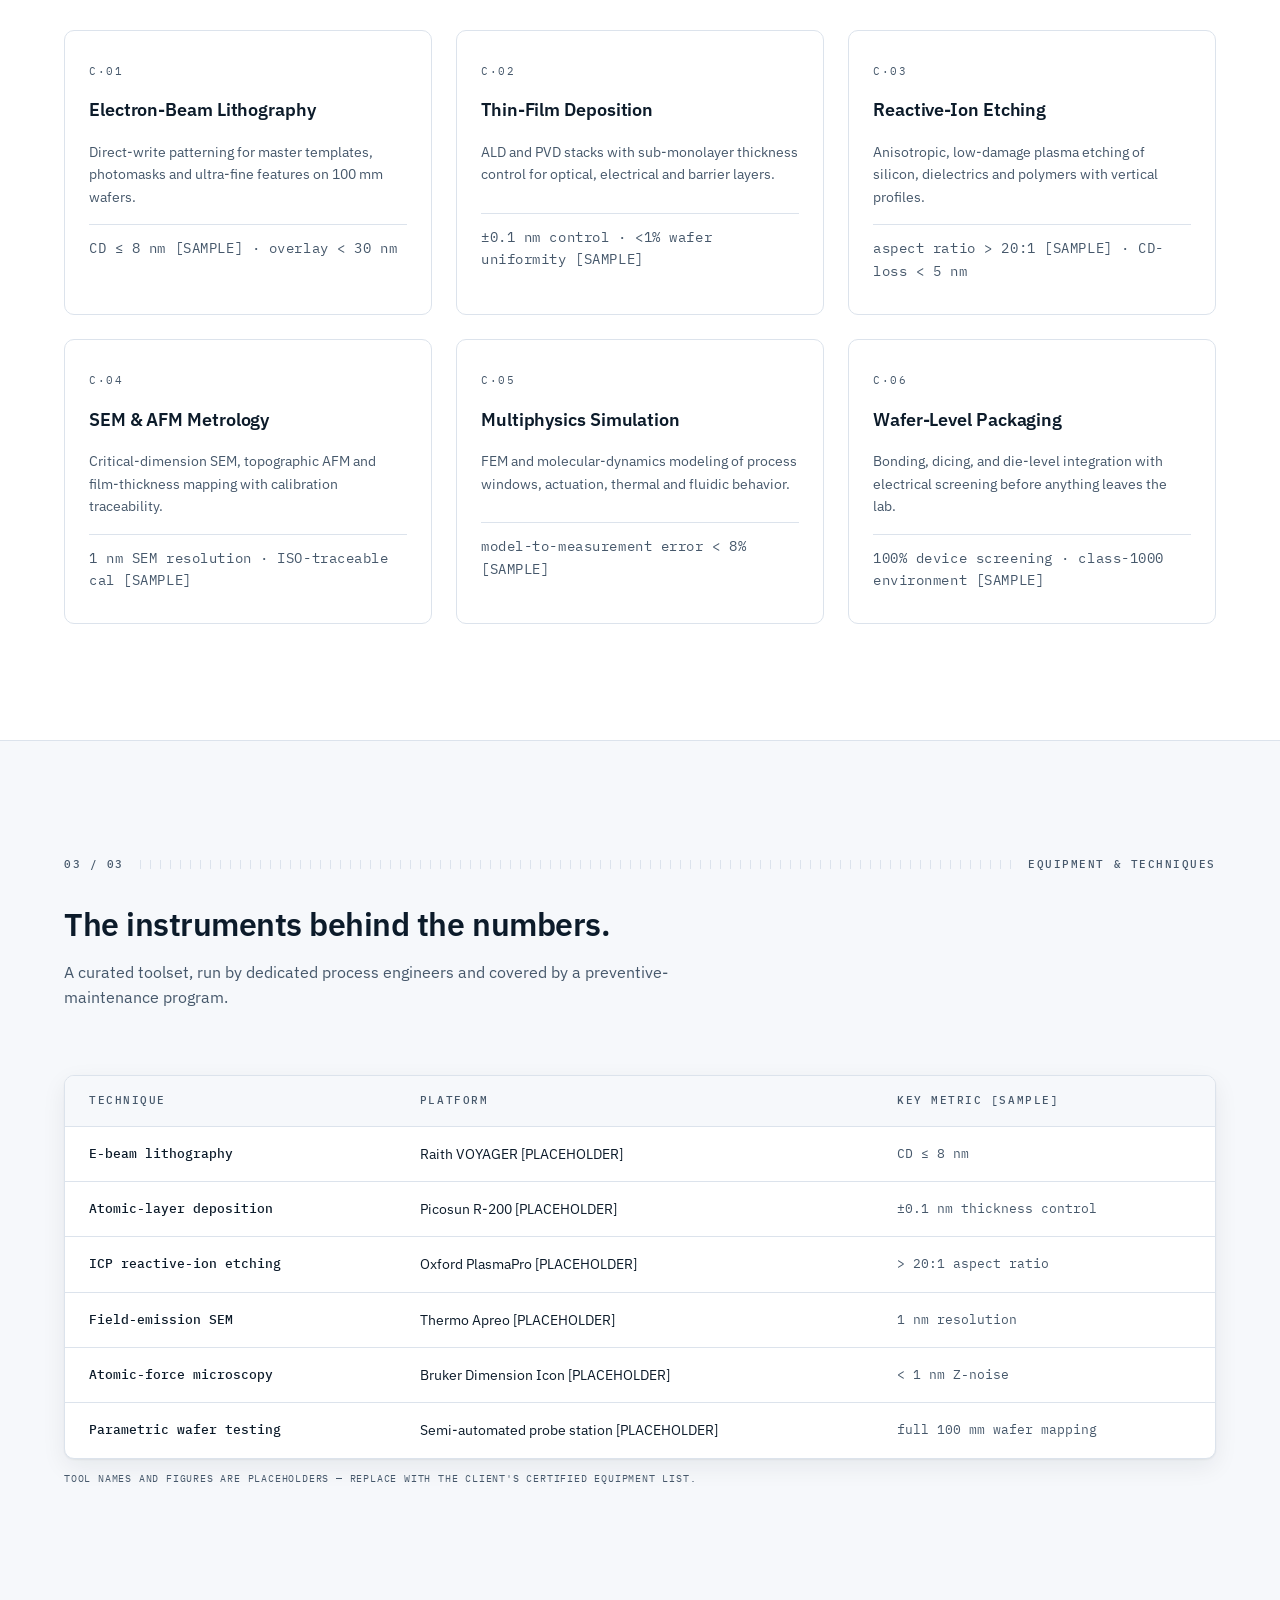
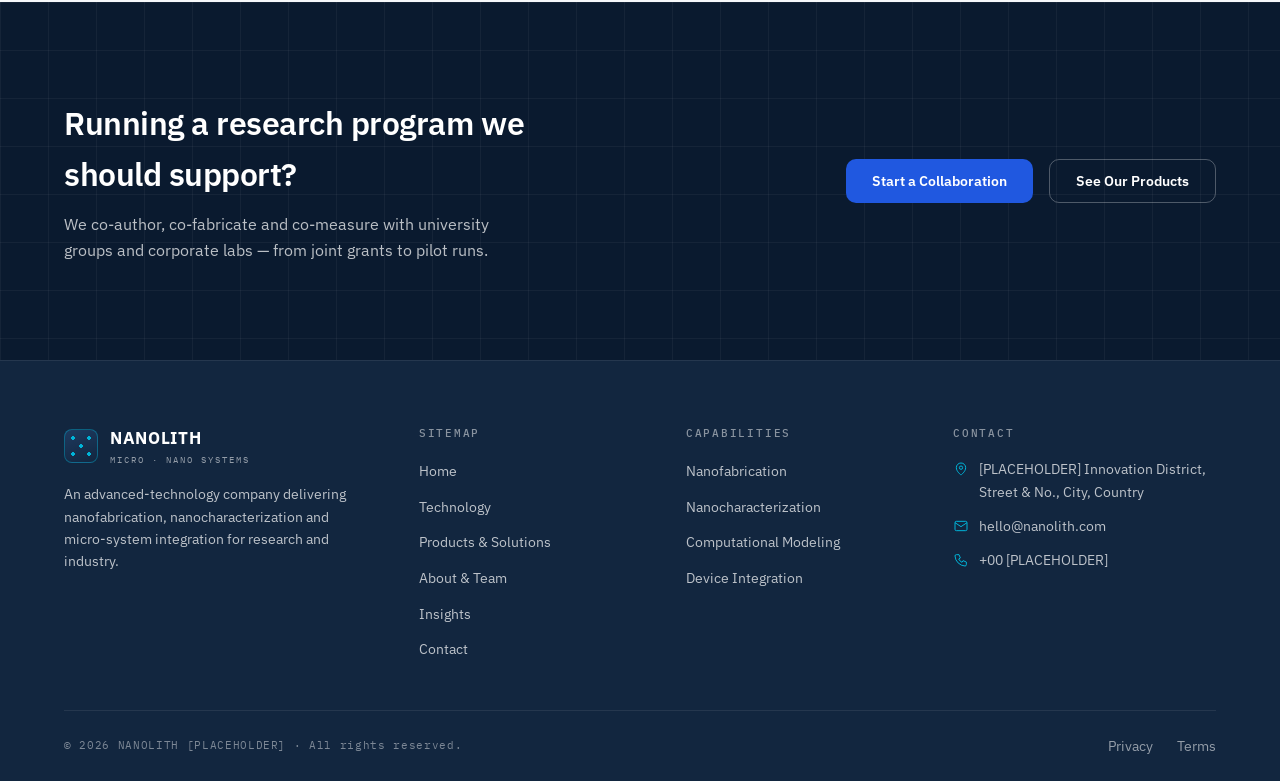
<file: technology.html>
<!DOCTYPE html>
<html lang="en" dir="ltr">
<head>
  <meta charset="UTF-8" />
  <meta name="viewport" content="width=device-width, initial-scale=1.0" />
  <title>Technology &amp; R&amp;D — NANOLITH</title>
  <meta name="description" content="NANOLITH's R&D platform: a five-stage pipeline from concept and simulation to nanofabrication, traceable characterization and packaged device integration." />
  <meta name="robots" content="index, follow" />
  <meta name="theme-color" content="#0A1A2F" />
  <link rel="canonical" href="https://www.nanolith.com/technology.html" /><!-- [PLACEHOLDER] canonical domain -->
  <meta property="og:type" content="website" />
  <meta property="og:site_name" content="NANOLITH" />
  <meta property="og:title" content="Technology &amp; R&amp;D — NANOLITH" />
  <meta property="og:description" content="One pipeline, from concept to packaged device: modeling, cleanroom nanofabrication and traceable metrology under one roof." />
  <meta property="og:url" content="https://www.nanolith.com/technology.html" /><!-- [PLACEHOLDER] -->
  <link rel="preconnect" href="https://fonts.googleapis.com" />
  <link rel="preconnect" href="https://fonts.gstatic.com" crossorigin />
  <link href="https://fonts.googleapis.com/css2?family=IBM+Plex+Sans:wght@400;500;600;700&family=IBM+Plex+Mono:wght@400;500&display=swap" rel="stylesheet" />
  <link rel="stylesheet" href="nanolith.css" />
  <script type="application/ld+json">
  { "@context": "https://schema.org", "@type": "BreadcrumbList", "itemListElement": [
    { "@type": "ListItem", "position": 1, "name": "Home", "item": "https://www.nanolith.com/" },
    { "@type": "ListItem", "position": 2, "name": "Technology & R&D", "item": "https://www.nanolith.com/technology.html" } ] }
  </script>
</head>

<body>
  <a class="skip-link" href="#main">Skip to main content</a>

  <!-- ====== NAVBAR ====== -->
  <header class="nav" id="nav">
    <div class="container nav-inner">
      <a href="index.html" class="brand" aria-label="NANOLITH — home">
        <span class="brand-mark" aria-hidden="true"></span>
        <span>
          <span class="brand-name">NANOLITH</span><!-- [PLACEHOLDER] company name -->
          <span class="brand-sub">Micro · Nano Systems</span>
        </span>
      </a>
      <nav aria-label="Primary">
        <ul class="nav-links">
          <li><a href="index.html">Home</a></li>
          <li><a href="technology.html" aria-current="page">Technology</a></li>
          <li><a href="products.html">Products</a></li>
          <li><a href="about.html">About</a></li>
          <li><a href="insights.html">Insights</a></li>
          <li><a href="contact.html">Contact</a></li>
        </ul>
      </nav>
      <a href="contact.html" class="btn btn-primary nav-cta">Request a Quote</a>
      <button class="nav-toggle" id="navToggle" aria-expanded="false" aria-controls="navPanel" aria-label="Toggle navigation menu">
        <span></span><span></span><span></span>
      </button>
    </div>
    <div class="nav-panel" id="navPanel">
      <nav aria-label="Mobile">
        <ul>
          <li><a href="index.html">Home</a></li>
          <li><a href="technology.html" aria-current="page">Technology</a></li>
          <li><a href="products.html">Products</a></li>
          <li><a href="about.html">About</a></li>
          <li><a href="insights.html">Insights</a></li>
          <li><a href="contact.html">Contact</a></li>
        </ul>
      </nav>
      <a href="contact.html" class="btn btn-primary">Request a Quote</a>
    </div>
  </header>

  <main id="main">

    <!-- ====== PAGE HERO ====== -->
    <div class="page-hero on-dark">
      <div class="container page-hero-inner">
        <nav class="crumbs" aria-label="Breadcrumb">
          <a href="index.html">Home</a><span aria-hidden="true">/</span><span aria-current="page">Technology &amp; R&amp;D</span>
        </nav>
        <h1>One pipeline, from concept to packaged device.</h1>
        <p class="lead">Our R&amp;D platform combines computational modeling, cleanroom nanofabrication and traceable metrology — so every design decision is verified against measured reality, not assumption.</p>
      </div>
    </div>

    <!-- ====== CORE PROCESS (animated stepper) ====== -->
    <section class="section" aria-labelledby="proc-title">
      <div class="container">
        <div class="sec-rule" aria-hidden="true">
          <span class="sec-index">01 / 03</span>
          <span class="sec-ticks"></span>
          <span class="sec-label">Core Process</span>
        </div>
        <div class="section-head reveal">
          <h2 id="proc-title">How an engagement runs.</h2>
          <p>Five controlled stages with explicit deliverables and go/no-go gates. Select a stage to inspect it — or let it play.</p>
        </div>

        <div class="reveal">
          <div class="process-track" role="tablist" aria-label="Process stages" id="procTrack">
            <div class="process-fill" id="procFill" aria-hidden="true"></div>
            <button class="pstep" role="tab" data-step="0" aria-selected="true" id="ptab-0" aria-controls="procPanel">
              <span class="pstep-dot">01</span><span class="pstep-label">Concept</span>
            </button>
            <button class="pstep" role="tab" data-step="1" aria-selected="false" id="ptab-1" aria-controls="procPanel">
              <span class="pstep-dot">02</span><span class="pstep-label">Simulation</span>
            </button>
            <button class="pstep" role="tab" data-step="2" aria-selected="false" id="ptab-2" aria-controls="procPanel">
              <span class="pstep-dot">03</span><span class="pstep-label">Fabrication</span>
            </button>
            <button class="pstep" role="tab" data-step="3" aria-selected="false" id="ptab-3" aria-controls="procPanel">
              <span class="pstep-dot">04</span><span class="pstep-label">Characterization</span>
            </button>
            <button class="pstep" role="tab" data-step="4" aria-selected="false" id="ptab-4" aria-controls="procPanel">
              <span class="pstep-dot">05</span><span class="pstep-label">Integration</span>
            </button>
          </div>

          <div class="process-detail" id="procPanel" role="tabpanel" aria-live="polite">
            <div class="pd-head">
              <h3 id="pdTitle">Concept &amp; Feasibility</h3>
              <span class="pd-idx" id="pdIdx">Stage 01 / 05</span>
            </div>
            <p class="pd-body" id="pdBody"></p>
            <div class="pd-meta" id="pdMeta"></div>
            <div class="pd-progress" aria-hidden="true"><span id="pdBar"></span></div>
          </div>
        </div>
      </div>
    </section>

    <!-- ====== CAPABILITIES ====== -->
    <section class="section" style="background: var(--surface); border-block: 1px solid var(--line);" aria-labelledby="cap-title">
      <div class="container">
        <div class="sec-rule" aria-hidden="true">
          <span class="sec-index">02 / 03</span>
          <span class="sec-ticks"></span>
          <span class="sec-label">Capabilities</span>
        </div>
        <div class="section-head reveal">
          <h2 id="cap-title">Six capability pillars.</h2>
          <p>Key figures shown are representative of our standard processes — project-specific tolerances are quoted per engagement.</p>
        </div>

        <div class="grid-3">
          <article class="t-card reveal">
            <span class="t-num">C·01</span>
            <h3>Electron-Beam Lithography</h3>
            <p>Direct-write patterning for master templates, photomasks and ultra-fine features on 100&nbsp;mm wafers.</p>
            <p class="cap-spec">CD ≤ 8&nbsp;nm [SAMPLE] · overlay &lt; 30&nbsp;nm</p>
          </article>
          <article class="t-card reveal" data-delay="1">
            <span class="t-num">C·02</span>
            <h3>Thin-Film Deposition</h3>
            <p>ALD and PVD stacks with sub-monolayer thickness control for optical, electrical and barrier layers.</p>
            <p class="cap-spec">±0.1&nbsp;nm control · &lt;1% wafer uniformity [SAMPLE]</p>
          </article>
          <article class="t-card reveal" data-delay="2">
            <span class="t-num">C·03</span>
            <h3>Reactive-Ion Etching</h3>
            <p>Anisotropic, low-damage plasma etching of silicon, dielectrics and polymers with vertical profiles.</p>
            <p class="cap-spec">aspect ratio &gt; 20:1 [SAMPLE] · CD-loss &lt; 5&nbsp;nm</p>
          </article>
          <article class="t-card reveal">
            <span class="t-num">C·04</span>
            <h3>SEM &amp; AFM Metrology</h3>
            <p>Critical-dimension SEM, topographic AFM and film-thickness mapping with calibration traceability.</p>
            <p class="cap-spec">1&nbsp;nm SEM resolution · ISO-traceable cal [SAMPLE]</p>
          </article>
          <article class="t-card reveal" data-delay="1">
            <span class="t-num">C·05</span>
            <h3>Multiphysics Simulation</h3>
            <p>FEM and molecular-dynamics modeling of process windows, actuation, thermal and fluidic behavior.</p>
            <p class="cap-spec">model-to-measurement error &lt; 8% [SAMPLE]</p>
          </article>
          <article class="t-card reveal" data-delay="2">
            <span class="t-num">C·06</span>
            <h3>Wafer-Level Packaging</h3>
            <p>Bonding, dicing, and die-level integration with electrical screening before anything leaves the lab.</p>
            <p class="cap-spec">100% device screening · class-1000 environment [SAMPLE]</p>
          </article>
        </div>
      </div>
    </section>

    <!-- ====== EQUIPMENT & TECHNIQUES ====== -->
    <section class="section" aria-labelledby="eq-title">
      <div class="container">
        <div class="sec-rule" aria-hidden="true">
          <span class="sec-index">03 / 03</span>
          <span class="sec-ticks"></span>
          <span class="sec-label">Equipment &amp; Techniques</span>
        </div>
        <div class="section-head reveal">
          <h2 id="eq-title">The instruments behind the numbers.</h2>
          <p>A curated toolset, run by dedicated process engineers and covered by a preventive-maintenance program.</p>
        </div>

        <div class="table-wrap reveal">
          <table class="equip-table">
            <thead>
              <tr><th scope="col">Technique</th><th scope="col">Platform</th><th scope="col">Key Metric [SAMPLE]</th></tr>
            </thead>
            <tbody>
              <tr><td>E-beam lithography</td><td>Raith VOYAGER [PLACEHOLDER]</td><td>CD ≤ 8&nbsp;nm</td></tr>
              <tr><td>Atomic-layer deposition</td><td>Picosun R-200 [PLACEHOLDER]</td><td>±0.1&nbsp;nm thickness control</td></tr>
              <tr><td>ICP reactive-ion etching</td><td>Oxford PlasmaPro [PLACEHOLDER]</td><td>&gt; 20:1 aspect ratio</td></tr>
              <tr><td>Field-emission SEM</td><td>Thermo Apreo [PLACEHOLDER]</td><td>1&nbsp;nm resolution</td></tr>
              <tr><td>Atomic-force microscopy</td><td>Bruker Dimension Icon [PLACEHOLDER]</td><td>&lt; 1&nbsp;nm Z-noise</td></tr>
              <tr><td>Parametric wafer testing</td><td>Semi-automated probe station [PLACEHOLDER]</td><td>full 100&nbsp;mm wafer mapping</td></tr>
            </tbody>
          </table>
        </div>
        <p class="table-note">Tool names and figures are placeholders — replace with the client's certified equipment list.</p>
      </div>
    </section>

    <!-- ====== RESEARCH COLLABORATION CTA ====== -->
    <section class="cta-band on-dark" aria-labelledby="tech-cta-title">
      <div class="container cta-inner">
        <div class="reveal">
          <h2 id="tech-cta-title">Running a research program we should support?</h2>
          <p>We co-author, co-fabricate and co-measure with university groups and corporate labs — from joint grants to pilot runs.</p>
        </div>
        <div class="cta-actions reveal" data-delay="1">
          <a href="contact.html" class="btn btn-primary">Start a Collaboration</a>
          <a href="products.html" class="btn btn-ghost">See Our Products</a>
        </div>
      </div>
    </section>
  </main>

  <!-- ====== FOOTER ====== -->
  <footer class="footer on-dark">
    <div class="container">
      <div class="footer-grid">
        <div>
          <a href="index.html" class="brand" aria-label="NANOLITH — home">
            <span class="brand-mark" aria-hidden="true"></span>
            <span>
              <span class="brand-name">NANOLITH</span><!-- [PLACEHOLDER] company name -->
              <span class="brand-sub">Micro · Nano Systems</span>
            </span>
          </a>
          <p class="footer-blurb">An advanced-technology company delivering nanofabrication, nanocharacterization and micro-system integration for research and industry.</p>
        </div>
        <nav aria-label="Footer — sitemap">
          <h4>Sitemap</h4>
          <ul class="footer-links">
            <li><a href="index.html">Home</a></li>
            <li><a href="technology.html">Technology</a></li>
            <li><a href="products.html">Products &amp; Solutions</a></li>
            <li><a href="about.html">About &amp; Team</a></li>
            <li><a href="insights.html">Insights</a></li>
            <li><a href="contact.html">Contact</a></li>
          </ul>
        </nav>
        <nav aria-label="Footer — capabilities">
          <h4>Capabilities</h4>
          <ul class="footer-links">
            <li><a href="technology.html">Nanofabrication</a></li>
            <li><a href="technology.html">Nanocharacterization</a></li>
            <li><a href="technology.html">Computational Modeling</a></li>
            <li><a href="technology.html">Device Integration</a></li>
          </ul>
        </nav>
        <div>
          <h4>Contact</h4>
          <ul class="footer-contact">
            <li>
              <svg viewBox="0 0 24 24" fill="none" stroke-width="1.5" aria-hidden="true"><path d="M12 21s7-5.1 7-11a7 7 0 10-14 0c0 5.9 7 11 7 11z"/><circle cx="12" cy="10" r="2.5"/></svg>
              <span>[PLACEHOLDER] Innovation District, Street &amp; No., City, Country</span>
            </li>
            <li>
              <svg viewBox="0 0 24 24" fill="none" stroke-width="1.5" aria-hidden="true"><rect x="3" y="5" width="18" height="14" rx="2"/><path d="M3 7l9 6 9-6"/></svg>
              <a href="mailto:hello@nanolith.com">hello@nanolith.com</a><!-- [PLACEHOLDER] -->
            </li>
            <li>
              <svg viewBox="0 0 24 24" fill="none" stroke-width="1.5" aria-hidden="true"><path d="M5 4h4l2 5-2.5 1.5a11 11 0 005 5L15 13l5 2v4a2 2 0 01-2 2A16 16 0 013 6a2 2 0 012-2z"/></svg>
              <span>+00 [PLACEHOLDER]</span>
            </li>
          </ul>
        </div>
      </div>
      <div class="footer-bottom">
        <p>© <span id="year">2026</span> NANOLITH [PLACEHOLDER] · All rights reserved.</p>
        <div class="footer-legal">
          <a href="index.html">Privacy</a>
          <a href="index.html">Terms</a>
        </div>
      </div>
    </div>
  </footer>

  <script src="nanolith.js"></script>
</body>
</html>
</file>
<file: nanolith.css>
/* ============================================================
   NANOLITH — DESIGN SYSTEM v1.0 (Blueprint Precision)
   Single shared stylesheet for all pages.
   Transfer 1:1 into Figma. Spec table:
   COLOR   paper #F6F8FB (page) · surface #FFFFFF (cards) ·
           ink #0C1B2A (12.4:1) · ink-2 #46586B (6.1:1) ·
           line #DCE3EC (hairlines) · navy #0A1A2F / navy-2 #12263F
           (dark grounds) · action #2058E0 (THE action color,
           white text 5.9:1) · action-hover #1A47B8 ·
           signal #00B4D8 (instrument cyan — marks on dark only) ·
           ok #0E9F6E · err #D64545 · focus #3F7BF2
   TYPE    IBM Plex Sans (display/body) · IBM Plex Mono (labels)
           display 700 -0.02em · h2 2rem 600 · h3 1.125rem 600 ·
           body 1rem/1.6 · mono-labels .6875rem +.14em uppercase
   SPACE   4 8 12 16 24 32 48 64 96 128 px
   RADIUS  card 10px · input 6px · pill 999px
   SHADOW  -1 soft raise · -2 hover raise (single soft shadows)
   MOTION  240ms cubic-bezier(.22,.61,.36,1)
   ============================================================ */
/* ---------- Tokens ---------- */
:root {
  --paper: #F6F8FB;
  --surface: #FFFFFF;
  --ink: #0C1B2A;
  --ink-2: #46586B;
  --line: #DCE3EC;
  --navy: #0A1A2F;
  --navy-2: #12263F;
  --action: #2058E0;
  --action-hover: #1A47B8;
  --signal: #00B4D8;
  --ok: #0E9F6E;
  --err: #D64545;
  --focus: #3F7BF2;
  --font-sans: "IBM Plex Sans", system-ui, -apple-system, "Segoe UI", sans-serif;
  --font-mono: "IBM Plex Mono", ui-monospace, "SFMono-Regular", monospace;
  --fs-h2: clamp(1.75rem, 3.5vw, 2rem);
  --fs-h3: 1.125rem;
  --fs-small: 0.875rem;
  --fs-mono-xs: 0.6875rem;
  --sp-1: 4px;  --sp-2: 8px;  --sp-3: 12px; --sp-4: 16px;
  --sp-5: 24px; --sp-6: 32px; --sp-7: 48px; --sp-8: 64px; --sp-9: 96px;
  --r-card: 10px;
  --r-input: 6px;
  --r-pill: 999px;
  --shadow-1: 0 1px 2px rgba(12,27,42,.06), 0 8px 24px rgba(12,27,42,.07);
  --shadow-2: 0 2px 4px rgba(12,27,42,.08), 0 16px 40px rgba(12,27,42,.12);
  --dur: 240ms;
  --ease: cubic-bezier(.22, .61, .36, 1);
  --section-y: clamp(64px, 9vw, 128px);
  --nav-h: 72px;
}
/* ---------- Reset & base ---------- */
*, *::before, *::after { box-sizing: border-box; margin: 0; padding: 0; }
html { scroll-behavior: smooth; }
body { font-family: var(--font-sans); font-size: 1rem; line-height: 1.6; color: var(--ink); background: var(--paper); -webkit-font-smoothing: antialiased; text-rendering: optimizeLegibility; }
img, svg, canvas { display: block; max-width: 100%; }
a { color: inherit; text-decoration: none; }
ul, ol { list-style: none; }
button { font: inherit; border: 0; background: none; cursor: pointer; color: inherit; }
:focus-visible { outline: 2px solid var(--focus); outline-offset: 3px; border-radius: 4px; }
[hidden] { display: none !important; }

.skip-link { position: absolute; top: -48px; left: 16px; z-index: 200; background: var(--action); color: #fff; padding: 10px 16px; border-radius: var(--r-input); font-weight: 600; transition: top var(--dur) var(--ease); }
.skip-link:focus { top: 12px; }

.container { width: 100%; max-width: 1200px; margin-inline: auto; padding-inline: clamp(20px, 4vw, 24px); }
.sr-only { position: absolute; width: 1px; height: 1px; overflow: hidden; clip: rect(0 0 0 0); }
.results-count { font-family: var(--font-mono); font-size: var(--fs-mono-xs); letter-spacing: .14em; text-transform: uppercase; color: var(--ink-2); margin-bottom: var(--sp-5); }

/* ---------- Section rule (calibration signature) ---------- */
.sec-rule { display: flex; align-items: center; gap: var(--sp-4); margin-bottom: var(--sp-6); }
.sec-index, .sec-label { font-family: var(--font-mono); font-size: var(--fs-mono-xs); font-weight: 500; letter-spacing: .14em; text-transform: uppercase; color: var(--ink-2); white-space: nowrap; }
.sec-ticks { flex: 1; height: 9px; min-width: 24px; background: repeating-linear-gradient(90deg, var(--line) 0 1px, transparent 1px 10px); }
.on-dark .sec-index, .on-dark .sec-label { color: rgba(255,255,255,.66); }
.on-dark .sec-ticks { background: repeating-linear-gradient(90deg, rgba(255,255,255,.18) 0 1px, transparent 1px 10px); }

/* ---------- Buttons, links, pills ---------- */
.btn { display: inline-flex; align-items: center; justify-content: center; gap: var(--sp-2); padding: 14px 26px; border-radius: var(--r-card); font-weight: 600; font-size: var(--fs-small); line-height: 1; transition: background var(--dur) var(--ease), transform var(--dur) var(--ease), border-color var(--dur) var(--ease), box-shadow var(--dur) var(--ease); }
.btn svg { width: 15px; height: 15px; }
.btn-primary { background: var(--action); color: #fff; }
.btn-primary:hover { background: var(--action-hover); transform: translateY(-1px); box-shadow: var(--shadow-1); }
.btn-primary:active { transform: translateY(0); }
.btn-ghost { border: 1px solid rgba(255,255,255,.28); color: #fff; }
.btn-ghost:hover { border-color: rgba(255,255,255,.6); background: rgba(255,255,255,.06); }
.btn-outline { border: 1px solid var(--line); color: var(--ink); background: var(--surface); }
.btn-outline:hover { border-color: var(--ink-2); transform: translateY(-1px); }
.btn-sm { padding: 10px 18px; font-size: 13px; }
.text-link { font-weight: 600; font-size: var(--fs-small); color: var(--action); display: inline-flex; align-items: center; gap: 6px; transition: gap var(--dur) var(--ease); }
.text-link:hover { gap: 10px; }
.on-dark .text-link { color: var(--signal); }
.pill { display: inline-flex; align-items: center; font-family: var(--font-mono); font-size: var(--fs-mono-xs); letter-spacing: .12em; text-transform: uppercase; font-weight: 500; padding: 5px 12px; border-radius: var(--r-pill); border: 1px solid var(--line); color: var(--ink-2); background: var(--paper); }
.on-dark .pill { border-color: rgba(0,180,216,.35); color: var(--signal); background: rgba(0,180,216,.07); }
.t-num { font-family: var(--font-mono); font-size: var(--fs-mono-xs); letter-spacing: .14em; color: var(--ink-2); }

/* ---------- Navbar ---------- */
.nav { position: fixed; inset-inline: 0; top: 0; z-index: 100; height: var(--nav-h); background: rgba(10,26,47,.66); -webkit-backdrop-filter: blur(14px); backdrop-filter: blur(14px); border-bottom: 1px solid rgba(255,255,255,.08); transition: background var(--dur) var(--ease), border-color var(--dur) var(--ease); }
.nav.is-scrolled { background: rgba(10,26,47,.92); border-bottom-color: rgba(255,255,255,.12); }
.nav-inner { height: var(--nav-h); display: flex; align-items: center; justify-content: space-between; gap: var(--sp-5); }
.brand { display: inline-flex; align-items: center; gap: 12px; color: #fff; }
.brand-mark { width: 34px; height: 34px; border-radius: 8px; flex: none; background: radial-gradient(circle at 25% 25%, var(--signal) 1.6px, transparent 2px), radial-gradient(circle at 75% 25%, var(--signal) 1.6px, transparent 2px), radial-gradient(circle at 25% 75%, var(--signal) 1.6px, transparent 2px), radial-gradient(circle at 75% 75%, var(--signal) 1.6px, transparent 2px), radial-gradient(circle at 50% 50%, var(--signal) 1.6px, transparent 2px), linear-gradient(160deg, #1E3A5F, var(--navy-2)); border: 1px solid rgba(0,180,216,.4); }
.brand-name { font-weight: 700; font-size: 1.0625rem; letter-spacing: .04em; }
.brand-sub { display: block; font-family: var(--font-mono); font-size: 9px; letter-spacing: .22em; text-transform: uppercase; color: rgba(255,255,255,.55); margin-top: 1px; }
.nav-links { display: flex; align-items: center; gap: var(--sp-1); }
.nav-links a { padding: 9px 13px; border-radius: 8px; color: rgba(255,255,255,.78); font-size: var(--fs-small); font-weight: 500; transition: color var(--dur) var(--ease), background var(--dur) var(--ease); }
.nav-links a:hover { color: #fff; background: rgba(255,255,255,.07); }
.nav-links a[aria-current="page"] { color: #fff; background: rgba(255,255,255,.1); }
.nav-links a[aria-current="page"]::after { content: ""; display: block; height: 2px; margin-top: 5px; background: var(--signal); border-radius: 2px; }
.nav-cta { display: inline-flex; }
.nav .btn { padding: 11px 20px; }
.nav-toggle { display: none; width: 44px; height: 44px; border-radius: 8px; position: relative; }
.nav-toggle span { position: absolute; left: 12px; right: 12px; height: 2px; border-radius: 2px; background: #fff; transition: transform var(--dur) var(--ease), opacity var(--dur) var(--ease); }
.nav-toggle span:nth-child(1) { top: 15px; }
.nav-toggle span:nth-child(2) { top: 21px; }
.nav-toggle span:nth-child(3) { top: 27px; }
.nav.is-open .nav-toggle span:nth-child(1) { transform: translateY(6px) rotate(45deg); }
.nav.is-open .nav-toggle span:nth-child(2) { opacity: 0; }
.nav.is-open .nav-toggle span:nth-child(3) { transform: translateY(-6px) rotate(-45deg); }
.nav-panel { display: none; }

/* ---------- Page hero (interior pages) ---------- */
.page-hero { position: relative; overflow: hidden; background: var(--navy); color: #fff; padding-top: calc(var(--nav-h) + clamp(40px, 7vw, 80px)); padding-bottom: clamp(40px, 6vw, 72px); }
.page-hero::before { content: ""; position: absolute; inset: 0; pointer-events: none; background-image: linear-gradient(rgba(255,255,255,.05) 1px, transparent 1px), linear-gradient(90deg, rgba(255,255,255,.05) 1px, transparent 1px); background-size: 48px 48px; mask-image: linear-gradient(180deg, rgba(0,0,0,.9), rgba(0,0,0,.35) 60%, transparent 95%); -webkit-mask-image: linear-gradient(180deg, rgba(0,0,0,.9), rgba(0,0,0,.35) 60%, transparent 95%); }
.page-hero-inner { position: relative; z-index: 1; }
.crumbs { display: flex; flex-wrap: wrap; gap: 10px; font-family: var(--font-mono); font-size: var(--fs-mono-xs); letter-spacing: .14em; text-transform: uppercase; color: rgba(255,255,255,.55); margin-bottom: var(--sp-5); }
.crumbs a:hover { color: #fff; }
.crumbs [aria-current="page"] { color: var(--signal); }
.page-hero h1 { font-size: clamp(2rem, 4.5vw, 3rem); font-weight: 700; line-height: 1.08; letter-spacing: -0.02em; margin-bottom: var(--sp-4); max-width: 760px; text-wrap: balance; }
.page-hero .lead { color: rgba(255,255,255,.78); max-width: 660px; font-size: 1.0625rem; }

/* ---------- Light sections ---------- */
.section { padding-block: var(--section-y); background: var(--paper); }
.section-head { max-width: 640px; margin-bottom: var(--sp-8); }
.section-head h2 { font-size: var(--fs-h2); font-weight: 600; letter-spacing: -0.015em; line-height: 1.2; margin-bottom: var(--sp-4); text-wrap: balance; }
.section-head p { color: var(--ink-2); }
.grid-3 { display: grid; grid-template-columns: repeat(3, 1fr); gap: var(--sp-5); }
.grid-4 { display: grid; grid-template-columns: repeat(4, 1fr); gap: var(--sp-5); }

/* ---------- Capability / technology cards ---------- */
.t-card { background: var(--surface); border: 1px solid var(--line); border-radius: var(--r-card); padding: var(--sp-6) var(--sp-5); display: flex; flex-direction: column; gap: var(--sp-4); transition: transform var(--dur) var(--ease), box-shadow var(--dur) var(--ease), border-color var(--dur) var(--ease); }
.t-card:hover { transform: translateY(-3px); box-shadow: var(--shadow-2); border-color: #C9D4E2; }
.t-card svg { width: 36px; height: 36px; stroke: var(--action); }
.t-card h3 { font-size: var(--fs-h3); font-weight: 600; letter-spacing: -0.005em; }
.t-card p { font-size: var(--fs-small); color: var(--ink-2); flex: 1; }
.t-card .text-link { margin-top: auto; }
.cap-spec { font-family: var(--font-mono); font-size: 11px; letter-spacing: .04em; color: var(--ink-2); border-top: 1px solid var(--line); padding-top: var(--sp-3); margin-top: auto; }

/* ---------- Process stepper (Technology) ---------- */
.process-track { display: flex; position: relative; justify-content: space-between; gap: var(--sp-2); margin-bottom: var(--sp-6); }
.process-track::before { content: ""; position: absolute; top: 17px; left: 22px; right: 22px; height: 2px; background: var(--line); }
.process-fill { position: absolute; top: 17px; left: 22px; height: 2px; background: var(--action); width: 20%; max-width: calc(100% - 44px); transition: width 500ms var(--ease); }
.pstep { position: relative; z-index: 1; display: flex; flex-direction: column; align-items: center; gap: 10px; padding: 0 6px; text-align: center; border-radius: 8px; }
.pstep-dot { width: 36px; height: 36px; border-radius: 50%; border: 2px solid var(--line); background: var(--surface); display: grid; place-items: center; font-family: var(--font-mono); font-size: 11px; font-weight: 500; color: var(--ink-2); transition: background var(--dur) var(--ease), border-color var(--dur) var(--ease), color var(--dur) var(--ease); }
.pstep-label { font-size: var(--fs-small); font-weight: 600; color: var(--ink-2); transition: color var(--dur) var(--ease); }
.pstep:hover .pstep-dot { border-color: var(--action); }
.pstep[aria-selected="true"] .pstep-dot { background: var(--action); border-color: var(--action); color: #fff; }
.pstep[aria-selected="true"] .pstep-label { color: var(--ink); }
@keyframes nodePulse { 0% { box-shadow: 0 0 0 0 rgba(32,88,224,.30); } 100% { box-shadow: 0 0 0 12px rgba(32,88,224,0); } }
.pstep[aria-selected="true"] .pstep-dot { animation: nodePulse 1.9s var(--ease) infinite; }
.process-detail { background: var(--surface); border: 1px solid var(--line); border-radius: var(--r-card); padding: var(--sp-6); box-shadow: var(--shadow-1); }
.pd-head { display: flex; align-items: baseline; justify-content: space-between; gap: var(--sp-4); margin-bottom: var(--sp-4); }
.pd-idx { font-family: var(--font-mono); font-size: var(--fs-mono-xs); letter-spacing: .16em; color: var(--action); text-transform: uppercase; white-space: nowrap; }
.process-detail h3 { font-size: 1.375rem; font-weight: 600; letter-spacing: -0.01em; }
.pd-body { color: var(--ink-2); max-width: 640px; }
.pd-meta { display: flex; flex-wrap: wrap; gap: var(--sp-2); margin-top: var(--sp-5); }
.pd-deliv { font-family: var(--font-mono); font-size: 11px; letter-spacing: .06em; padding: 6px 12px; border: 1px solid var(--line); border-radius: var(--r-pill); color: var(--ink-2); background: var(--paper); }
.pd-progress { height: 4px; background: var(--paper); border: 1px solid var(--line); border-radius: var(--r-pill); overflow: hidden; margin-top: var(--sp-5); }
.pd-progress span { display: block; height: 100%; background: var(--action); width: 20%; transition: width 500ms var(--ease); }

/* ---------- Equipment table ---------- */
.table-wrap { background: var(--surface); border: 1px solid var(--line); border-radius: var(--r-card); overflow-x: auto; box-shadow: var(--shadow-1); }
.equip-table { width: 100%; border-collapse: collapse; min-width: 640px; }
.equip-table th { font-family: var(--font-mono); font-size: var(--fs-mono-xs); letter-spacing: .14em; text-transform: uppercase; color: var(--ink-2); text-align: left; font-weight: 500; padding: var(--sp-4) var(--sp-5); border-bottom: 1px solid var(--line); background: var(--paper); }
.equip-table td { padding: var(--sp-4) var(--sp-5); border-bottom: 1px solid var(--line); font-size: var(--fs-small); vertical-align: top; }
.equip-table tr:last-child td { border-bottom: 0; }
.equip-table td:first-child { font-family: var(--font-mono); font-size: 12.5px; color: var(--ink); font-weight: 500; white-space: nowrap; }
.equip-table td:nth-child(3) { font-family: var(--font-mono); font-size: 12.5px; color: var(--ink-2); }
.table-note { font-family: var(--font-mono); font-size: 10px; letter-spacing: .08em; text-transform: uppercase; color: var(--ink-2); margin-top: var(--sp-3); }

/* ---------- Filters & chips ---------- */
.filter-bar { display: flex; flex-wrap: wrap; gap: var(--sp-2); margin-bottom: var(--sp-5); }
.chip { font-family: var(--font-mono); font-size: var(--fs-mono-xs); letter-spacing: .12em; text-transform: uppercase; font-weight: 500; padding: 8px 16px; border-radius: var(--r-pill); border: 1px solid var(--line); color: var(--ink-2); background: var(--surface); transition: background var(--dur) var(--ease), color var(--dur) var(--ease), border-color var(--dur) var(--ease); }
.chip:hover { border-color: var(--ink-2); color: var(--ink); }
.chip.is-on { background: var(--action); border-color: var(--action); color: #fff; }

/* ---------- Product cards ---------- */
.p-visual { height: 140px; position: relative; overflow: hidden; background: var(--navy); }
.p-visual::before { content: ""; position: absolute; inset: 0; background-image: linear-gradient(rgba(255,255,255,.06) 1px, transparent 1px), linear-gradient(90deg, rgba(255,255,255,.06) 1px, transparent 1px); background-size: 24px 24px; }
.p-visual svg { position: absolute; inset: 0; margin: auto; width: 60px; height: 60px; stroke: var(--signal); }
.pgrid { display: grid; grid-template-columns: repeat(2, 1fr); gap: var(--sp-5); }
.pcard { background: var(--surface); border: 1px solid var(--line); border-radius: var(--r-card); overflow: hidden; display: flex; flex-direction: column; transition: transform var(--dur) var(--ease), box-shadow var(--dur) var(--ease); }
.pcard:hover { transform: translateY(-3px); box-shadow: var(--shadow-2); }
.pcard.is-hidden, .i-card.is-hidden { display: none; }
@keyframes cardIn { from { opacity: 0; transform: translateY(8px); } to { opacity: 1; transform: none; } }
.pcard.anim { animation: cardIn 400ms var(--ease); }
.pbody-full { padding: var(--sp-5); display: flex; flex-direction: column; gap: var(--sp-4); flex: 1; }
.pbody-full h3 { font-size: 1.25rem; font-weight: 600; letter-spacing: -0.01em; }
.pbody-full > p { font-size: var(--fs-small); color: var(--ink-2); }
.spec-table { width: 100%; border-collapse: collapse; font-size: 13px; }
.spec-table td { padding: 8px 0; border-top: 1px solid var(--line); }
.spec-table tr:first-child td { border-top: 0; }
.spec-table td:first-child { color: var(--ink-2); width: 46%; padding-inline-end: 12px; }
.spec-table td:last-child { font-family: var(--font-mono); font-size: 12px; }
.apps { display: flex; flex-wrap: wrap; gap: 6px; }
.app-chip { font-family: var(--font-mono); font-size: 10.5px; letter-spacing: .04em; padding: 4px 10px; background: var(--paper); border: 1px solid var(--line); border-radius: var(--r-pill); color: var(--ink-2); }
.pcard-foot { display: flex; flex-wrap: wrap; gap: var(--sp-3); margin-top: auto; padding-top: var(--sp-2); }

/* ---------- About: mission, timeline, team, IP ---------- */
.mv-grid { display: grid; grid-template-columns: 1fr 1fr; gap: var(--sp-5); }
.mv-card { background: var(--surface); border: 1px solid var(--line); border-radius: var(--r-card); padding: var(--sp-6); display: flex; flex-direction: column; gap: var(--sp-4); }
.mv-card h3 { font-size: 1.25rem; font-weight: 600; letter-spacing: -0.01em; }
.mv-card p { color: var(--ink-2); font-size: var(--fs-small); }
.timeline { position: relative; padding-inline-start: 28px; border-inline-start: 2px solid var(--line); display: flex; flex-direction: column; gap: var(--sp-7); max-width: 640px; }
.tl-item { position: relative; }
.tl-item::before { content: ""; position: absolute; inset-inline-start: -35px; top: 5px; width: 12px; height: 12px; border-radius: 50%; background: var(--surface); border: 2px solid var(--action); }
.tl-year { font-family: var(--font-mono); font-size: 13px; letter-spacing: .08em; color: var(--action); display: block; margin-bottom: 4px; }
.tl-item h3 { font-size: 1rem; font-weight: 600; margin-bottom: 4px; }
.tl-item p { font-size: var(--fs-small); color: var(--ink-2); }
.tl-note { font-family: var(--font-mono); font-size: 10px; letter-spacing: .08em; text-transform: uppercase; color: var(--ink-2); margin-top: var(--sp-5); }
.team-grid { display: grid; grid-template-columns: repeat(3, 1fr); gap: var(--sp-5); }
.member { background: var(--surface); border: 1px solid var(--line); border-radius: var(--r-card); padding: var(--sp-6) var(--sp-5); text-align: center; display: flex; flex-direction: column; gap: var(--sp-2); transition: transform var(--dur) var(--ease), box-shadow var(--dur) var(--ease); }
.member:hover { transform: translateY(-3px); box-shadow: var(--shadow-2); }
.avatar { width: 88px; height: 88px; border-radius: 50%; margin: 0 auto var(--sp-4); background: radial-gradient(circle at 25% 25%, rgba(0,180,216,.9) 1.4px, transparent 2px), radial-gradient(circle at 75% 25%, rgba(0,180,216,.9) 1.4px, transparent 2px), radial-gradient(circle at 25% 75%, rgba(0,180,216,.9) 1.4px, transparent 2px), radial-gradient(circle at 75% 75%, rgba(0,180,216,.9) 1.4px, transparent 2px), radial-gradient(circle at 50% 50%, rgba(0,180,216,.9) 1.4px, transparent 2px), linear-gradient(160deg, #1E3A5F, var(--navy-2)); border: 1px solid rgba(0,180,216,.4); display: grid; place-items: center; color: #fff; font-family: var(--font-mono); font-size: 20px; letter-spacing: .08em; }
.member h3 { font-size: 1rem; font-weight: 600; }
.member-role { font-family: var(--font-mono); font-size: 10.5px; letter-spacing: .12em; text-transform: uppercase; color: var(--action); margin-bottom: var(--sp-2); }
.member p { font-size: var(--fs-small); color: var(--ink-2); }
.pub-list { border-top: 1px solid var(--line); }
.pub-row { display: grid; grid-template-columns: 56px auto 1fr auto; gap: var(--sp-4); padding: var(--sp-4) 0; border-bottom: 1px solid var(--line); align-items: baseline; }
.pub-idx { font-family: var(--font-mono); font-size: var(--fs-mono-xs); letter-spacing: .1em; color: var(--ink-2); }
.pub-title { font-weight: 600; font-size: var(--fs-small); }
.pub-meta { font-family: var(--font-mono); font-size: 11px; letter-spacing: .04em; color: var(--ink-2); grid-column: 2 / 4; }
/* ---------- Insights & article ---------- */
.i-list { display: grid; grid-template-columns: repeat(3, 1fr); gap: var(--sp-5); }
.i-card { background: var(--surface); border: 1px solid var(--line); border-radius: var(--r-card); padding: var(--sp-5); display: flex; flex-direction: column; gap: var(--sp-3); transition: transform var(--dur) var(--ease), box-shadow var(--dur) var(--ease); }
.i-card:hover { transform: translateY(-3px); box-shadow: var(--shadow-2); }
.i-meta { display: flex; align-items: center; gap: var(--sp-3); flex-wrap: wrap; }
.i-date { font-family: var(--font-mono); font-size: var(--fs-mono-xs); letter-spacing: .1em; color: var(--ink-2); }
.i-card h3 { font-size: 1.0625rem; font-weight: 600; line-height: 1.35; }
.i-card p { font-size: var(--fs-small); color: var(--ink-2); flex: 1; }
.article-head { max-width: 760px; margin: 0 auto var(--sp-7); }
.article-head h1 { font-size: clamp(1.9rem, 4vw, 2.6rem); font-weight: 700; line-height: 1.12; letter-spacing: -0.02em; margin-bottom: var(--sp-5); text-wrap: balance; }
.article-meta { display: flex; align-items: center; gap: var(--sp-4); flex-wrap: wrap; }
.prose { max-width: 720px; margin: 0 auto; display: flex; flex-direction: column; gap: var(--sp-5); }
.prose p { color: var(--ink); line-height: 1.7; }
.prose h2 { font-size: 1.375rem; font-weight: 600; letter-spacing: -0.01em; margin-top: var(--sp-4); }
.prose blockquote { border-inline-start: 3px solid var(--action); padding: var(--sp-2) var(--sp-5); color: var(--ink-2); font-size: 1.0625rem; line-height: 1.6; }
.prose ul { display: flex; flex-direction: column; gap: var(--sp-2); }
.prose li { position: relative; padding-inline-start: 22px; color: var(--ink-2); font-size: 1rem; line-height: 1.6; }
.prose li::before { content: ""; position: absolute; inset-inline-start: 0; top: .68em; width: 10px; height: 2px; background: var(--action); }
.article-footer-nav { max-width: 720px; margin: var(--sp-8) auto 0; padding-top: var(--sp-5); border-top: 1px solid var(--line); display: flex; justify-content: space-between; gap: var(--sp-4); flex-wrap: wrap; }
/* ---------- Contact: form, sidebar, success ---------- */
.contact-grid { display: grid; grid-template-columns: 1.6fr 1fr; gap: var(--sp-7); align-items: start; }
.form-card { background: var(--surface); border: 1px solid var(--line); border-radius: var(--r-card); padding: var(--sp-6); box-shadow: var(--shadow-1); }
.f-row { display: grid; grid-template-columns: 1fr 1fr; gap: var(--sp-4); }
.field { display: flex; flex-direction: column; gap: 6px; margin-bottom: var(--sp-4); }
.field label { font-size: var(--fs-small); font-weight: 600; }
.req { color: var(--action); }
.field input, .field select, .field textarea { font: inherit; font-size: 0.9375rem; width: 100%; padding: 12px 14px; border: 1px solid var(--line); border-radius: var(--r-input); background: var(--paper); color: var(--ink); transition: border-color var(--dur) var(--ease), box-shadow var(--dur) var(--ease); }
.field textarea { resize: vertical; min-height: 132px; }
.field input:focus, .field select:focus, .field textarea:focus { outline: none; border-color: var(--action); box-shadow: 0 0 0 3px rgba(32,88,224,.14); }
.field.has-err input, .field.has-err select, .field.has-err textarea { border-color: var(--err); }
.err-msg { display: none; font-size: 12.5px; color: var(--err); }
.field.has-err .err-msg { display: block; }
.subject-radios { display: flex; flex-wrap: wrap; gap: var(--sp-2); }
.subject-radios input { position: absolute; opacity: 0; width: 1px; height: 1px; }
.subject-radios label { font-family: var(--font-mono); font-size: var(--fs-mono-xs); letter-spacing: .1em; text-transform: uppercase; font-weight: 500; padding: 8px 16px; border-radius: var(--r-pill); border: 1px solid var(--line); color: var(--ink-2); background: var(--paper); cursor: pointer; transition: background var(--dur) var(--ease), color var(--dur) var(--ease), border-color var(--dur) var(--ease); }
.subject-radios label:hover { border-color: var(--ink-2); color: var(--ink); }
.subject-radios input:checked + label { background: var(--action); border-color: var(--action); color: #fff; }
.subject-radios input:focus-visible + label { outline: 2px solid var(--focus); outline-offset: 3px; }
.hp-field { position: absolute !important; left: -9999px !important; top: -9999px; width: 1px; height: 1px; overflow: hidden; }
.form-note { font-size: 12.5px; color: var(--ink-2); margin-top: var(--sp-3); }
.form-success { display: none; text-align: center; padding: var(--sp-7) var(--sp-5); }
.form-card.is-done form { display: none; }
.form-card.is-done .form-success { display: block; }
.check-badge { width: 56px; height: 56px; border-radius: 50%; margin: 0 auto var(--sp-4); background: rgba(14,159,110,.1); border: 1px solid rgba(14,159,110,.35); display: grid; place-items: center; }
.check-badge svg { width: 26px; height: 26px; stroke: var(--ok); }
.form-success h3 { font-size: 1.25rem; font-weight: 600; margin-bottom: var(--sp-3); }
.form-success p { font-size: var(--fs-small); color: var(--ink-2); max-width: 400px; margin: 0 auto var(--sp-4); }
.ref-code { font-family: var(--font-mono); font-size: 13px; letter-spacing: .08em; background: var(--paper); border: 1px dashed var(--line); border-radius: var(--r-input); padding: 8px 16px; display: inline-block; margin-bottom: var(--sp-5); }
.side-card { background: var(--navy); color: #fff; border-radius: var(--r-card); padding: var(--sp-6); position: relative; overflow: hidden; }
.side-card::before { content: ""; position: absolute; inset: 0; pointer-events: none; background-image: linear-gradient(rgba(255,255,255,.05) 1px, transparent 1px), linear-gradient(90deg, rgba(255,255,255,.05) 1px, transparent 1px); background-size: 32px 32px; }
.side-card > * { position: relative; }
.side-card h3 { font-size: 1.0625rem; font-weight: 600; margin-bottom: var(--sp-2); }
.side-card .sla { font-family: var(--font-mono); font-size: 10.5px; letter-spacing: .14em; text-transform: uppercase; color: var(--signal); display: block; margin-bottom: var(--sp-5); }
.side-list li { display: flex; gap: 10px; font-size: var(--fs-small); color: rgba(255,255,255,.78); }
.side-list li + li { margin-top: var(--sp-4); }
.side-list svg { width: 16px; height: 16px; stroke: var(--signal); flex: none; margin-top: 3px; }
.side-list a:hover { color: #fff; }
.side-tip { margin-top: var(--sp-6); padding-top: var(--sp-5); border-top: 1px solid rgba(255,255,255,.12); font-size: 12.5px; color: rgba(255,255,255,.66); }
/* ---------- Data sheet (print template) ---------- */
.ds-toolbar { background: var(--navy); color: #fff; position: relative; overflow: hidden; padding-top: calc(var(--nav-h) + 28px); padding-bottom: 28px; }
.ds-toolbar::before { content: ""; position: absolute; inset: 0; background-image: linear-gradient(rgba(255,255,255,.05) 1px, transparent 1px), linear-gradient(90deg, rgba(255,255,255,.05) 1px, transparent 1px); background-size: 48px 48px; }
.ds-toolbar-inner { position: relative; display: flex; align-items: center; justify-content: space-between; gap: var(--sp-4); flex-wrap: wrap; }
.ds-toolbar h1 { font-size: 1.25rem; font-weight: 600; }
.ds-toolbar .mono-note { font-family: var(--font-mono); font-size: 10px; letter-spacing: .12em; text-transform: uppercase; color: rgba(255,255,255,.5); margin-top: 4px; }
.ds-actions { display: flex; gap: var(--sp-3); flex-wrap: wrap; }
.ds-sheet { background: #fff; max-width: 860px; margin: var(--sp-7) auto var(--sp-9); border: 1px solid var(--line); border-radius: var(--r-card); padding: clamp(24px, 5vw, 56px); box-shadow: var(--shadow-1); }
.ds-head { display: flex; align-items: flex-start; justify-content: space-between; gap: var(--sp-5); border-bottom: 2px solid var(--ink); padding-bottom: var(--sp-5); margin-bottom: var(--sp-6); }
.ds-brand { display: flex; align-items: center; gap: 10px; }
.ds-brand .brand-mark { border-color: var(--line); }
.ds-brand-name { font-weight: 700; letter-spacing: .04em; color: var(--ink); }
.ds-doc { font-family: var(--font-mono); font-size: 11px; letter-spacing: .08em; color: var(--ink-2); text-align: right; line-height: 1.7; }
.ds-sheet h2 { font-size: 1.625rem; font-weight: 700; letter-spacing: -0.015em; line-height: 1.2; }
.ds-sub { font-family: var(--font-mono); font-size: 11px; letter-spacing: .12em; text-transform: uppercase; color: var(--action); margin-top: 6px; }
.ds-desc { color: var(--ink-2); font-size: var(--fs-small); line-height: 1.7; margin: var(--sp-5) 0 var(--sp-6); }
.ds-grid { display: grid; grid-template-columns: 1.25fr .75fr; gap: var(--sp-7); }
.ds-section h3 { font-family: var(--font-mono); font-size: var(--fs-mono-xs); font-weight: 500; letter-spacing: .16em; text-transform: uppercase; color: var(--ink-2); margin-bottom: var(--sp-3); padding-bottom: var(--sp-2); border-bottom: 1px solid var(--line); }
.ds-section + .ds-section { margin-top: var(--sp-6); }
.ds-specs { width: 100%; border-collapse: collapse; }
.ds-specs td { padding: 9px 0; border-bottom: 1px solid var(--line); font-size: 13px; }
.ds-specs td:first-child { color: var(--ink-2); padding-inline-end: 12px; }
.ds-specs td:last-child { font-family: var(--font-mono); font-size: 12px; }
.ds-apps { display: flex; flex-direction: column; gap: var(--sp-2); }
.ds-apps li { font-size: var(--fs-small); color: var(--ink-2); display: flex; gap: 8px; }
.ds-apps li::before { content: "—"; color: var(--action); flex: none; }
.ds-handle { font-size: var(--fs-small); color: var(--ink-2); line-height: 1.7; }
.ds-order { font-family: var(--font-mono); font-size: 12px; color: var(--ink); line-height: 2; }
.ds-sample-tag { display: inline-block; margin-top: var(--sp-2); font-family: var(--font-mono); font-size: 10px; letter-spacing: .12em; text-transform: uppercase; color: var(--err); border: 1px dashed var(--err); border-radius: var(--r-input); padding: 4px 10px; }
.ds-foot { border-top: 1px solid var(--line); margin-top: var(--sp-7); padding-top: var(--sp-4); display: flex; justify-content: space-between; gap: var(--sp-4); flex-wrap: wrap; font-family: var(--font-mono); font-size: 10px; letter-spacing: .08em; text-transform: uppercase; color: var(--ink-2); }
/* ---------- CTA band (dark) ---------- */
.cta-band { background: var(--navy); color: #fff; position: relative; overflow: hidden; }
.cta-band::before { content: ""; position: absolute; inset: 0; background-image: linear-gradient(rgba(255,255,255,.045) 1px, transparent 1px), linear-gradient(90deg, rgba(255,255,255,.045) 1px, transparent 1px); background-size: 48px 48px; }
.cta-inner { position: relative; display: flex; align-items: center; justify-content: space-between; gap: var(--sp-7); padding-block: clamp(56px, 8vw, 96px); }
.cta-inner h2 { font-size: var(--fs-h2); font-weight: 600; letter-spacing: -0.015em; margin-bottom: var(--sp-3); max-width: 480px; }
.cta-inner p { color: rgba(255,255,255,.72); max-width: 440px; }
.cta-actions { display: flex; flex-wrap: wrap; gap: var(--sp-4); flex: none; }
/* ---------- Footer ---------- */
.footer { background: var(--navy-2); color: rgba(255,255,255,.72); border-top: 1px solid rgba(255,255,255,.08); }
.footer-grid { display: grid; grid-template-columns: 1.4fr 1fr 1fr 1.2fr; gap: var(--sp-7); padding-block: var(--sp-8) var(--sp-7); }
.footer .brand { margin-bottom: var(--sp-4); }
.footer-blurb { font-size: var(--fs-small); max-width: 300px; }
.footer h4 { font-family: var(--font-mono); font-size: var(--fs-mono-xs); font-weight: 500; letter-spacing: .16em; text-transform: uppercase; color: rgba(255,255,255,.5); margin-bottom: var(--sp-4); }
.footer-links li + li { margin-top: 10px; }
.footer-links a { font-size: var(--fs-small); transition: color var(--dur) var(--ease); }
.footer-links a:hover { color: #fff; }
.footer-contact li { font-size: var(--fs-small); display: flex; gap: 10px; }
.footer-contact li + li { margin-top: 12px; }
.footer-contact svg { width: 16px; height: 16px; stroke: var(--signal); flex: none; margin-top: 3px; }
.footer-bottom { border-top: 1px solid rgba(255,255,255,.08); padding-block: var(--sp-5); display: flex; align-items: center; justify-content: space-between; gap: var(--sp-4); flex-wrap: wrap; }
.footer-bottom p { font-family: var(--font-mono); font-size: 11px; letter-spacing: .06em; color: rgba(255,255,255,.45); }
.footer-legal { display: flex; gap: var(--sp-5); }
.footer-legal a { font-size: var(--fs-small); color: rgba(255,255,255,.55); }
.footer-legal a:hover { color: #fff; }

/* ---------- Reveal ---------- */
.reveal { opacity: 0; transform: translateY(18px); transition: opacity 640ms var(--ease), transform 640ms var(--ease); }
.reveal.is-in { opacity: 1; transform: none; }
.reveal[data-delay="1"] { transition-delay: 80ms; }
.reveal[data-delay="2"] { transition-delay: 160ms; }
.reveal[data-delay="3"] { transition-delay: 240ms; }

/* ---------- Responsive ---------- */
@media (max-width: 1023px) {
  .grid-3, .i-list { grid-template-columns: repeat(2, 1fr); }
  .grid-4 { grid-template-columns: repeat(2, 1fr); }
  .footer-grid { grid-template-columns: 1fr 1fr; }
  .pgrid { grid-template-columns: 1fr; }
  .team-grid { grid-template-columns: repeat(2, 1fr); }
  .contact-grid { grid-template-columns: 1fr; }
  .ds-grid { grid-template-columns: 1fr; }
}
@media (max-width: 860px) {
  .nav-links, .nav-cta { display: none; }
  .nav-toggle { display: block; }
  .nav.is-open { background: rgba(10,26,47,.98); }
  .nav-panel { display: block; position: fixed; top: var(--nav-h); inset-inline: 0; z-index: 99; background: rgba(10,26,47,.98); border-bottom: 1px solid rgba(255,255,255,.1); padding: var(--sp-4) clamp(20px, 4vw, 24px) var(--sp-6); transform: translateY(-8px); opacity: 0; pointer-events: none; transition: transform var(--dur) var(--ease), opacity var(--dur) var(--ease); }
  .nav.is-open .nav-panel { transform: none; opacity: 1; pointer-events: auto; }
  .nav-panel a { display: block; padding: 14px 10px; color: rgba(255,255,255,.85); font-size: 1.0625rem; font-weight: 500; border-bottom: 1px solid rgba(255,255,255,.07); }
  .nav-panel a[aria-current="page"] { color: var(--signal); }
  .nav-panel .btn { margin-top: var(--sp-5); width: 100%; }
  .cta-inner { flex-direction: column; align-items: flex-start; }
  .mv-grid { grid-template-columns: 1fr; }
  .pub-row { grid-template-columns: auto 1fr; }
  .pub-idx { display: none; }
  .pub-meta { grid-column: 1 / 3; }
}
@media (max-width: 620px) {
  .grid-3, .grid-4, .i-list, .team-grid { grid-template-columns: 1fr; }
  .footer-grid { grid-template-columns: 1fr; gap: var(--sp-6); }
  .f-row { grid-template-columns: 1fr; }
  .pstep-label { display: none; }
  .form-card { padding: var(--sp-5); }
}

/* ---------- Print: data sheet becomes a clean A4 document ---------- */
@page { size: A4; margin: 14mm; }
@media print {
  body { background: #fff; }
  .nav, .footer, .skip-link, .no-print, .ds-toolbar { display: none !important; }
  .ds-sheet { border: 0; box-shadow: none; margin: 0; max-width: none; padding: 0; border-radius: 0; }
  .reveal { opacity: 1; transform: none; }
}

/* ---------- Reduced motion ---------- */
@media (prefers-reduced-motion: reduce) {
  html { scroll-behavior: auto; }
  *, *::before, *::after { transition-duration: 1ms !important; animation-duration: 1ms !important; animation-iteration-count: 1 !important; }
  .reveal { opacity: 1; transform: none; }
  .btn:hover, .t-card:hover, .pcard:hover, .i-card:hover, .member:hover { transform: none; }
  .process-fill, .pd-progress span { transition: none; }
}
</file>
